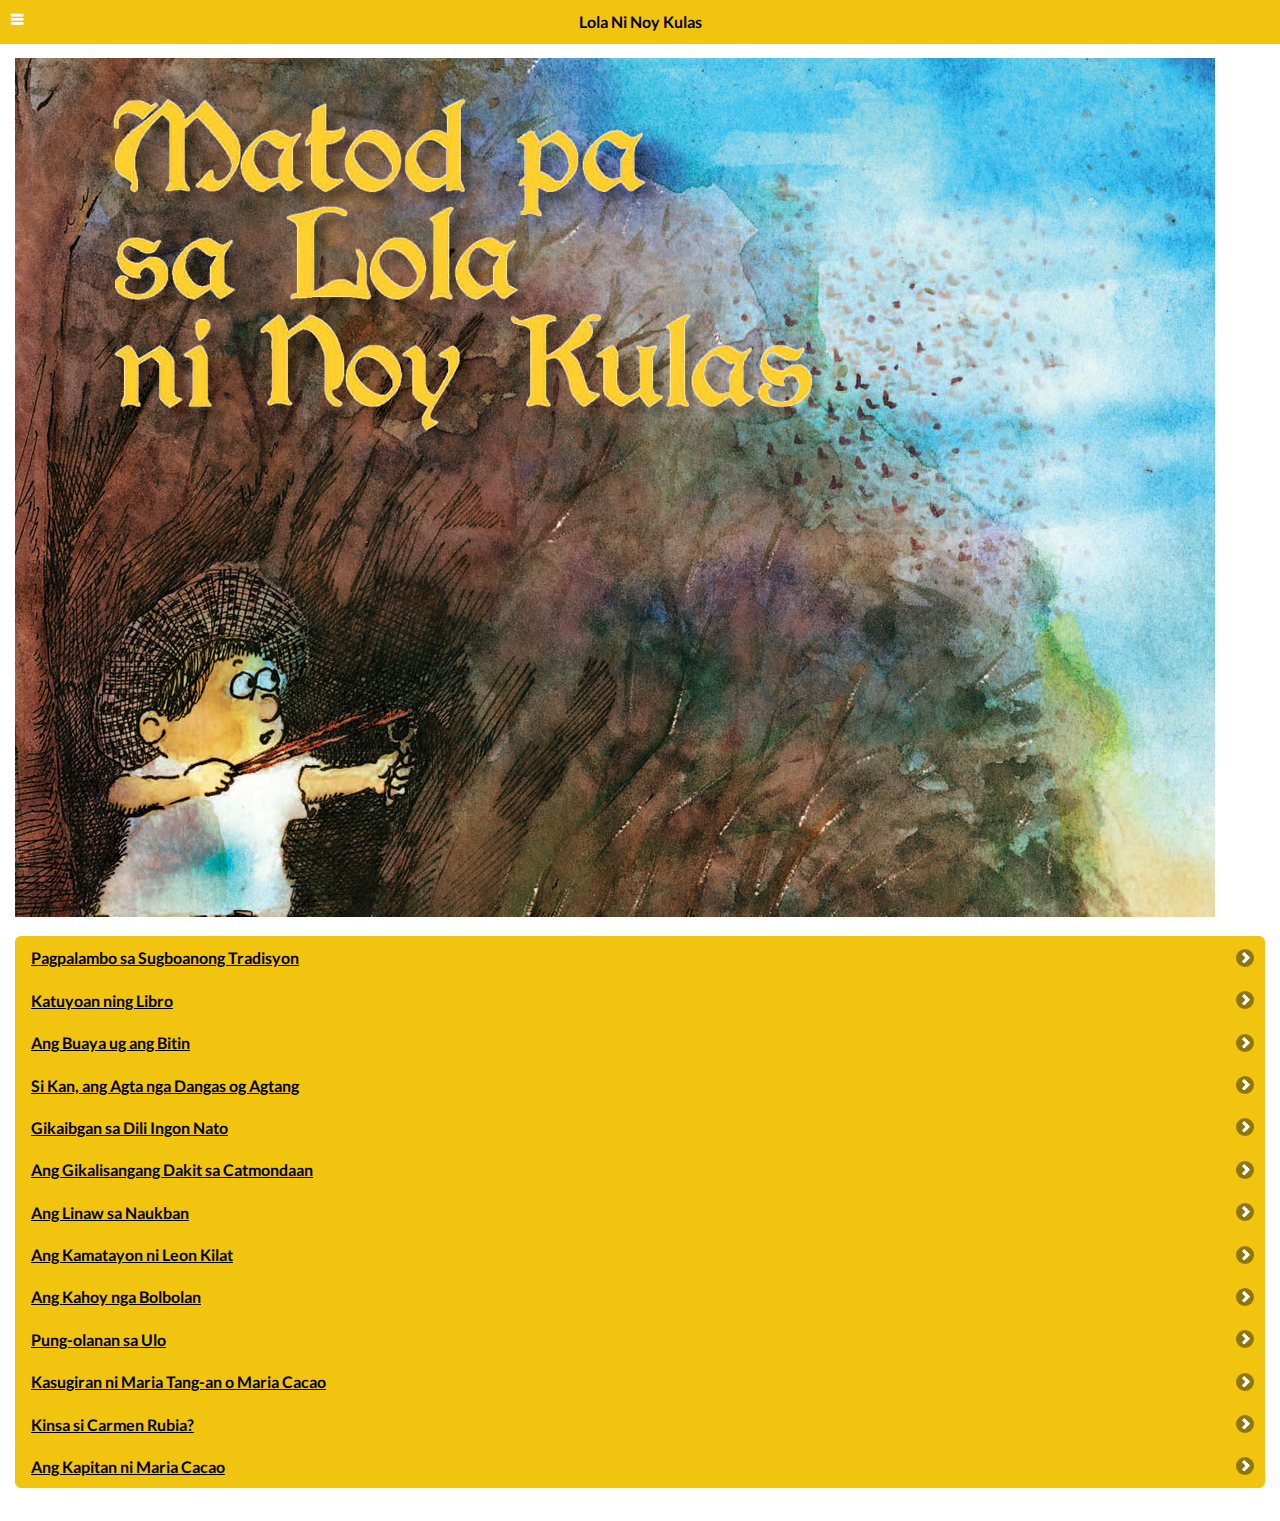
<file: www/index.html>
<!DOCTYPE html>
<!--
    Licensed to the Apache Software Foundation (ASF) under one
    or more contributor license agreements.  See the NOTICE file
    distributed with this work for additional information
    regarding copyright ownership.  The ASF licenses this file
    to you under the Apache License, Version 2.0 (the
    "License"); you may not use this file except in compliance
    with the License.  You may obtain a copy of the License at

    http://www.apache.org/licenses/LICENSE-2.0

    Unless required by applicable law or agreed to in writing,
    software distributed under the License is distributed on an
    "AS IS" BASIS, WITHOUT WARRANTIES OR CONDITIONS OF ANY
     KIND, either express or implied.  See the License for the
    specific language governing permissions and limitations
    under the License.
-->
<html>
    <head>
        <meta charset="utf-8" />
        <meta name="format-detection" content="telephone=no" />
        <meta name="viewport" content="width=device-width, user-scalable=no" />
        <link rel="stylesheet" type="text/css" href="css/index.css" />
        <link rel="stylesheet" type="text/css" href="css/jquery.mobile.flatui.css" />
        <link rel="stylesheet" type="text/css" href="css/custom.css" />
        <script type="text/javascript" src="js/index.js"></script>
        <script type="text/javascript" src="js/jquery.min.js"></script>
        <script type="text/javascript" src="js/jquery.mobile-1.3.2.min.js"></script>
        <script type="text/javascript" src="js/fastclick.js"></script>
        <script type="application/javascript">
	   window.addEventListener('load', function () {
		FastClick.attach(document.body);
	   }, false);
        </script>
        <title>Matod Pa Sa Lola Ni Noy Kulas</title>
    </head>
    <body>
        
    <div data-role="page">

    <div data-role="panel" id="panel" data-position-fixed="true" data-position="left" data-theme="f" data-display="push">
        <h2 class="panel">Menu</h2>
        <ul data-role="listview" data-theme="f">
            <li data-icon="delete"><a href="#main" data-rel="close">Close menu</a></li>
            <li><a href="isberto.html">Pagpalambo sa Sugboanong Tradisyon</a></li>
            <li><a href="so.html">Katuyoan ning Libro</a></li>
            <li><a href="bitin.html">Ang Buaya ug ang Bitin</a></li>
            <li><a href="agta.html">Si Kan, ang Agta nga Dangas og Agtang</a></li>
            <li><a href="diliingonnato.html">Gikaibgan sa Dili Ingon Nato</a></li>
            <li><a href="dakit.html">Ang Gikalisangang Dakit sa Catmondaan</a></li>
            <li><a href="linaw.html">Ang Linaw sa Naukban</a></li>
            <li><a href="leonkilat.html">Ang Kamatayon ni Leon Kilat</a></li>
            <li><a href="bolbolan.html">Ang Kahoy nga Bolbolan</a></li>
            <li><a href="pungolanan.html">Pung-olanan sa Ulo</a></li>
            <li><a href="mariacacao.html">Kasugiran ni Maria Tang-an o Maria Cacao</a></li>
            <li><a href="carmen.html">Kinsa si Carmen Rubia?</a></li>
            <li><a href="kapitan.html">Ang Kapitan ni Maria Cacao</a></li>
            <li data-icon="delete"><a href="#main" data-rel="close">Close menu</a></li>
        </ul>        
    </div>

    <div data-role="header" data-position="fixed" data-theme="e">
        <a data-iconpos="notext" href="#panel" data-role="button" data-icon="flat-menu"></a>
        <h1>Lola Ni Noy Kulas</h1>
    </div>

    <div data-role="content" role="main">
    <img class="banner" src="img/cover.jpg" alt="Cover" />  
        
        <ul data-role="listview" data-inset="true" data-theme="e">
            <li><a href="isberto.html">Pagpalambo sa Sugboanong Tradisyon</a></li>
            <li><a href="so.html">Katuyoan ning Libro</a></li>
            <li><a href="bitin.html">Ang Buaya ug ang Bitin</a></li>
            <li><a href="agta.html">Si Kan, ang Agta nga Dangas og Agtang</a></li>
            <li><a href="diliingonnato.html">Gikaibgan sa Dili Ingon Nato</a></li>
            <li><a href="dakit.html">Ang Gikalisangang Dakit sa Catmondaan</a></li>
            <li><a href="linaw.html">Ang Linaw sa Naukban</a></li>
            <li><a href="leonkilat.html">Ang Kamatayon ni Leon Kilat</a></li>
            <li><a href="bolbolan.html">Ang Kahoy nga Bolbolan</a></li>
            <li><a href="pungolanan.html">Pung-olanan sa Ulo</a></li>
            <li><a href="mariacacao.html">Kasugiran ni Maria Tang-an o Maria Cacao</a></li>
            <li><a href="carmen.html">Kinsa si Carmen Rubia?</a></li>
            <li><a href="kapitan.html">Ang Kapitan ni Maria Cacao</a></li>
        </ul>
              
    </div>
    </div>    



    </body>
</html>
</file>
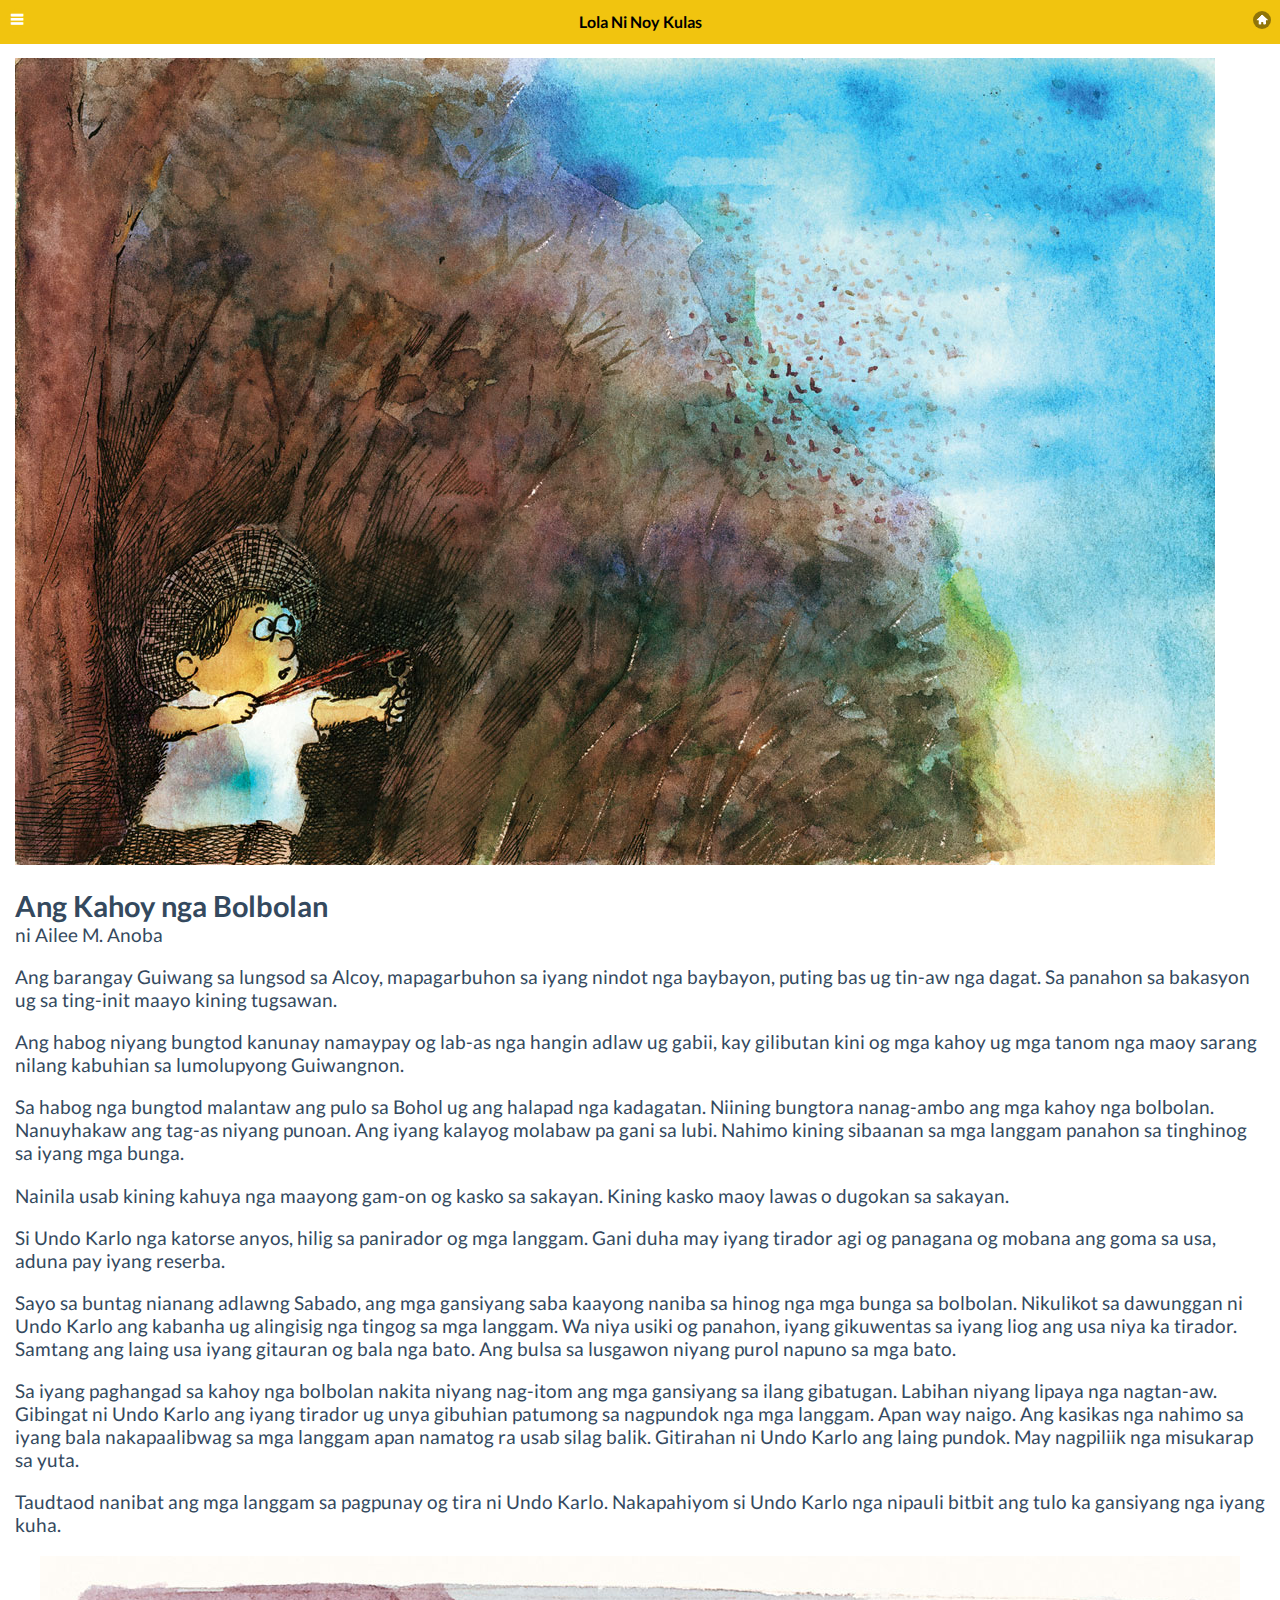
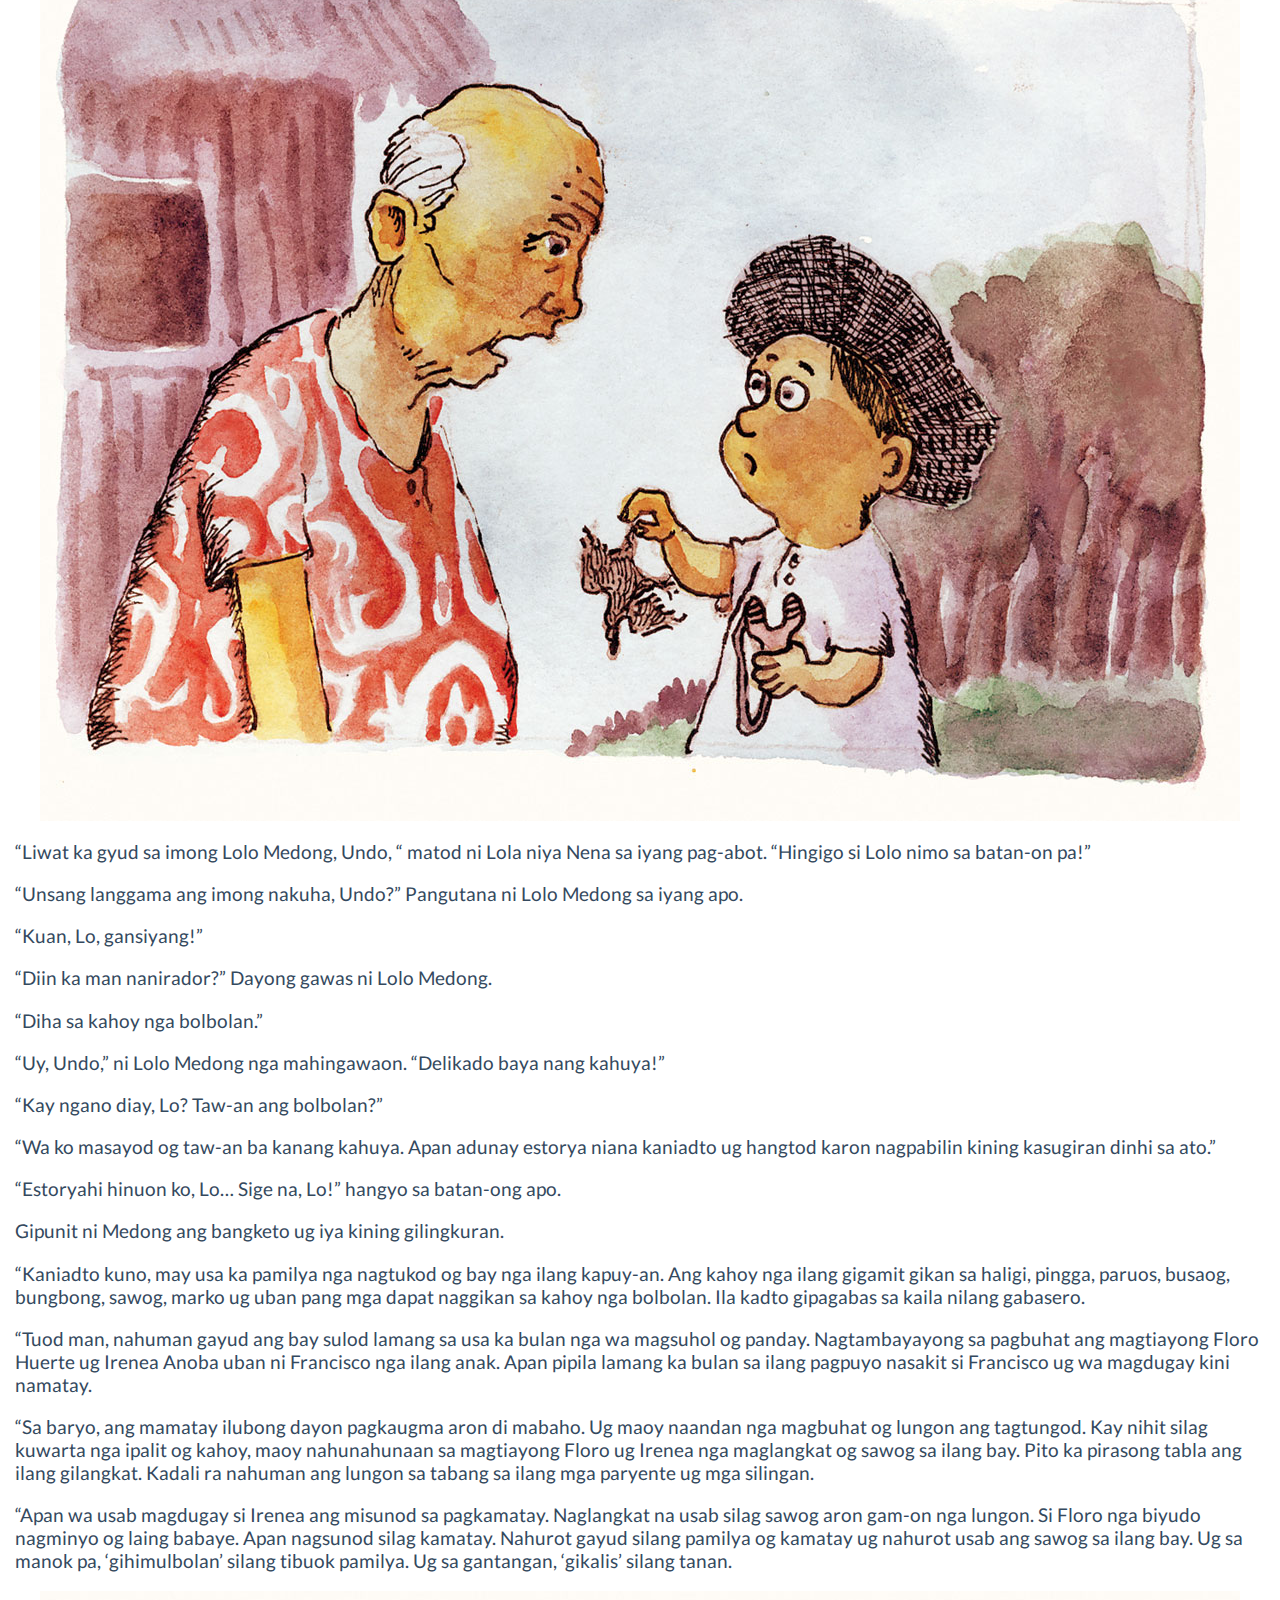
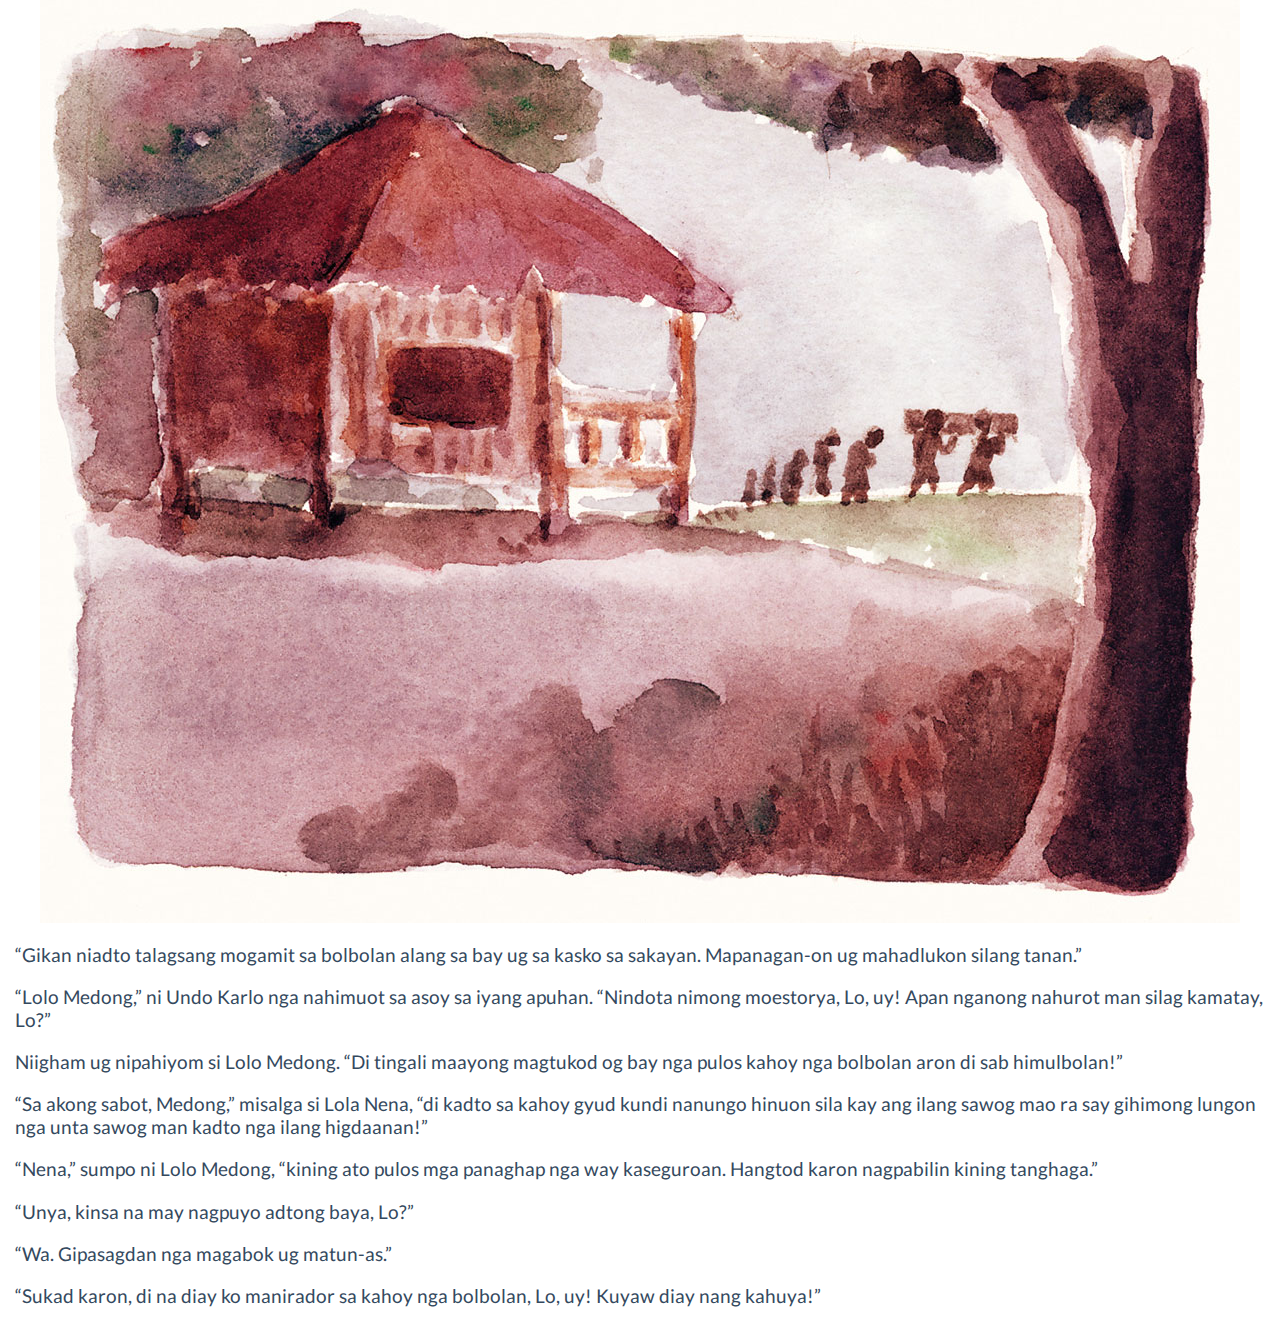
<file: www/bolbolan.html>
<!DOCTYPE html>
<!--
    Licensed to the Apache Software Foundation (ASF) under one
    or more contributor license agreements.  See the NOTICE file
    distributed with this work for additional information
    regarding copyright ownership.  The ASF licenses this file
    to you under the Apache License, Version 2.0 (the
    "License"); you may not use this file except in compliance
    with the License.  You may obtain a copy of the License at

    http://www.apache.org/licenses/LICENSE-2.0

    Unless required by applicable law or agreed to in writing,
    software distributed under the License is distributed on an
    "AS IS" BASIS, WITHOUT WARRANTIES OR CONDITIONS OF ANY
     KIND, either express or implied.  See the License for the
    specific language governing permissions and limitations
    under the License.
-->
<html>
    <head>
        <meta charset="utf-8" />
        <meta name="format-detection" content="telephone=no" />
        <meta name="viewport" content="width=device-width, user-scalable=no" />
        <link rel="stylesheet" type="text/css" href="css/index.css" />
        <link rel="stylesheet" type="text/css" href="css/jquery.mobile.flatui.css" />
        <link rel="stylesheet" type="text/css" href="css/custom.css" />
        <script type="text/javascript" src="js/index.js"></script>
        <script type="text/javascript" src="js/jquery.min.js"></script>
        <script type="text/javascript" src="js/jquery.mobile-1.3.2.min.js"></script>
        <script type="text/javascript" src="js/fastclick.js"></script>
        <script type="application/javascript">
	   window.addEventListener('load', function () {
		FastClick.attach(document.body);
	   }, false);
        </script>
        <title>Matod Pa Sa Lola Ni Noy Kulas</title>
    </head>
    <body>
        
    <div data-role="page">

    <div data-role="panel" id="panel" data-position-fixed="true" data-position="left" data-theme="f" data-display="push">
        <h2 class="panel">Menu</h2>
        <ul data-role="listview" data-theme="f">
            <li data-icon="delete"><a href="#main" data-rel="close">Close menu</a></li>
            <li><a href="isberto.html">Pagpalambo sa Sugboanong Tradisyon</a></li>
            <li><a href="so.html">Katuyoan ning Libro</a></li>
            <li><a href="bitin.html">Ang Buaya ug ang Bitin</a></li>
            <li><a href="agta.html">Si Kan, ang Agta nga Dangas og Agtang</a></li>
            <li><a href="diliingonnato.html">Gikaibgan sa Dili Ingon Nato</a></li>
            <li><a href="dakit.html">Ang Gikalisangang Dakit sa Catmondaan</a></li>
            <li><a href="linaw.html">Ang Linaw sa Naukban</a></li>
            <li><a href="leonkilat.html">Ang Kamatayon ni Leon Kilat</a></li>
            <li><a href="bolbolan.html">Ang Kahoy nga Bolbolan</a></li>
            <li><a href="pungolanan.html">Pung-olanan sa Ulo</a></li>
            <li><a href="mariacacao.html">Kasugiran ni Maria Tang-an o Maria Cacao</a></li>
            <li><a href="carmen.html">Kinsa si Carmen Rubia?</a></li>
            <li><a href="kapitan.html">Ang Kapitan ni Maria Cacao</a></li>
            <li data-icon="delete"><a href="#main" data-rel="close">Close menu</a></li>
        </ul>        
    </div>

    <div data-role="header" data-position="fixed" data-theme="e">
        <a data-iconpos="notext" href="#panel" data-role="button" data-icon="flat-menu"></a>
        <h1>Lola Ni Noy Kulas</h1>
        <a data-iconpos="notext" href="index.html" data-role="button" data-icon="home" title="Home">Home</a>
    </div>

    <div data-role="content" role="main">
        <img class="banner" src="img/7-bolbol-a.jpg" /> 
      <h2 class="title" >Ang Kahoy nga Bolbolan</h2>
        <p class="author" >ni Ailee M. Anoba</p>
        
            <p>Ang barangay Guiwang sa lungsod sa Alcoy, mapagarbuhon sa iyang nindot nga baybayon, puting bas ug tin-aw nga dagat. Sa panahon sa bakasyon ug sa ting-init maayo kining tugsawan.</p>
            <p>Ang habog niyang bungtod kanunay namaypay og lab-as nga hangin adlaw ug gabii, kay gilibutan kini og mga kahoy ug mga tanom nga maoy sarang nilang kabuhian sa lumolupyong Guiwangnon.</p>
            <p>Sa habog nga bungtod malantaw ang pulo sa Bohol ug ang halapad nga kadagatan. Niining bungtora nanag-ambo ang mga kahoy nga bolbolan. Nanuyhakaw ang tag-as niyang punoan. Ang iyang kalayog molabaw pa gani sa lubi. Nahimo kining sibaanan sa mga langgam panahon sa tinghinog sa iyang mga bunga.</p>
            <p>Nainila usab kining kahuya nga maayong gam-on og kasko sa sakayan. Kining kasko maoy lawas o dugokan sa sakayan.</p>
            <p>Si Undo Karlo nga katorse anyos, hilig sa panirador og mga langgam. Gani duha may iyang tirador agi og panagana og mobana ang goma sa usa, aduna pay iyang reserba.</p>
            <p>Sayo sa buntag nianang adlawng Sabado, ang mga gansiyang saba kaayong naniba sa hinog nga mga bunga sa bolbolan. Nikulikot sa dawunggan ni Undo Karlo ang kabanha ug alingisig nga tingog sa mga langgam. Wa niya usiki og panahon, iyang gikuwentas sa iyang liog ang usa niya ka tirador. Samtang ang laing usa iyang gitauran og bala nga bato. Ang bulsa sa lusgawon niyang purol napuno sa mga bato.</p>
            <p>Sa iyang paghangad sa kahoy nga bolbolan nakita niyang nag-itom ang mga gansiyang sa ilang gibatugan. Labihan niyang lipaya nga nagtan-aw. Gibingat ni Undo Karlo ang iyang tirador ug unya gibuhian patumong sa nagpundok nga mga langgam. Apan way naigo. Ang kasikas nga nahimo sa iyang bala nakapaalibwag sa mga langgam apan namatog ra usab silag balik. Gitirahan ni Undo Karlo ang laing pundok. May nagpiliik nga misukarap sa yuta.</p>
            <p>Taudtaod nanibat ang mga langgam sa pagpunay og tira ni Undo Karlo. Nakapahiyom si Undo Karlo nga nipauli bitbit ang tulo ka gansiyang nga iyang kuha.</p>
            <img src="img/7-bolbol-b.jpg" />
            <p>“Liwat ka gyud sa imong Lolo Medong, Undo, “ matod ni Lola niya Nena sa iyang pag-abot. “Hingigo si Lolo nimo sa batan-on pa!”</p>
            <p>“Unsang langgama ang imong nakuha, Undo?” Pangutana ni Lolo Medong sa iyang apo.</p>
            <p>“Kuan, Lo, gansiyang!”</p>
            <p>“Diin ka man nanirador?” Dayong gawas ni Lolo Medong.</p>
            <p>“Diha sa kahoy nga bolbolan.”</p>
            <p>“Uy, Undo,” ni Lolo Medong nga mahingawaon. “Delikado baya nang kahuya!”</p>
            <p>“Kay ngano diay, Lo? Taw-an ang bolbolan?”</p>
            <p>“Wa ko masayod og taw-an ba kanang kahuya. Apan adunay estorya niana kaniadto ug hangtod karon nagpabilin kining kasugiran dinhi sa ato.”</p>
            <p>“Estoryahi hinuon ko, Lo… Sige na, Lo!” hangyo sa batan-ong apo.</p>
            <p>Gipunit ni Medong ang bangketo ug iya kining gilingkuran.</p>
            <p>“Kaniadto kuno, may usa ka pamilya nga nagtukod og bay nga ilang kapuy-an. Ang kahoy nga ilang gigamit gikan sa haligi, pingga, paruos, busaog, bungbong, sawog, marko ug uban pang mga dapat naggikan sa kahoy nga bolbolan. Ila kadto gipagabas sa kaila nilang gabasero.</p>
            <p>“Tuod man, nahuman gayud ang bay sulod lamang sa usa ka bulan nga wa magsuhol og panday. Nagtambayayong sa pagbuhat ang magtiayong Floro Huerte ug Irenea Anoba uban ni Francisco nga ilang anak. Apan pipila lamang ka bulan sa ilang pagpuyo nasakit si Francisco ug wa magdugay kini namatay.</p>
            <p>“Sa baryo, ang mamatay ilubong dayon pagkaugma aron di mabaho. Ug maoy naandan nga magbuhat og lungon ang tagtungod. Kay nihit silag kuwarta nga ipalit og kahoy, maoy nahunahunaan sa magtiayong Floro ug Irenea nga maglangkat og sawog sa ilang bay. Pito ka pirasong tabla ang ilang gilangkat. Kadali ra nahuman ang lungon sa tabang sa ilang mga paryente ug mga silingan.</p>
            <p>“Apan wa usab magdugay si Irenea ang misunod sa pagkamatay. Naglangkat na usab silag sawog aron gam-on nga lungon. Si Floro nga biyudo nagminyo og laing babaye. Apan nagsunod silag kamatay. Nahurot gayud silang pamilya og kamatay ug nahurot usab ang sawog sa ilang bay. Ug sa manok pa, ‘gihimulbolan’ silang tibuok pamilya. Ug sa gantangan, ‘gikalis’ silang tanan.</p>
            <img src="img/7-bolbol-c.jpg" />
            <p>“Gikan niadto talagsang mogamit sa bolbolan alang sa bay ug sa kasko sa sakayan. Mapanagan-on ug mahadlukon silang tanan.”</p>
            <p>“Lolo Medong,” ni Undo Karlo nga nahimuot sa asoy sa iyang apuhan. “Nindota nimong moestorya, Lo, uy! Apan nganong nahurot man silag kamatay, Lo?”</p>
            <p>Niigham ug nipahiyom si Lolo Medong. “Di tingali maayong magtukod og bay nga pulos kahoy nga bolbolan aron di sab himulbolan!”</p>
            <p>“Sa akong sabot, Medong,” misalga si Lola Nena, “di kadto sa kahoy gyud kundi nanungo hinuon sila kay ang ilang sawog mao ra say gihimong lungon nga unta sawog man kadto nga ilang higdaanan!”</p>
            <p>“Nena,” sumpo ni Lolo Medong, “kining ato pulos mga panaghap nga way kaseguroan. Hangtod karon nagpabilin kining tanghaga.”</p>
            <p>“Unya, kinsa na may nagpuyo adtong baya, Lo?”</p>
            <p>“Wa. Gipasagdan nga magabok ug matun-as.”</p>
            <p>“Sukad karon, di na diay ko manirador sa kahoy nga bolbolan, Lo, uy! Kuyaw diay nang kahuya!”</p>
    
        
        
      
    </div>
    </div>        


    </body>
</html>
</file>
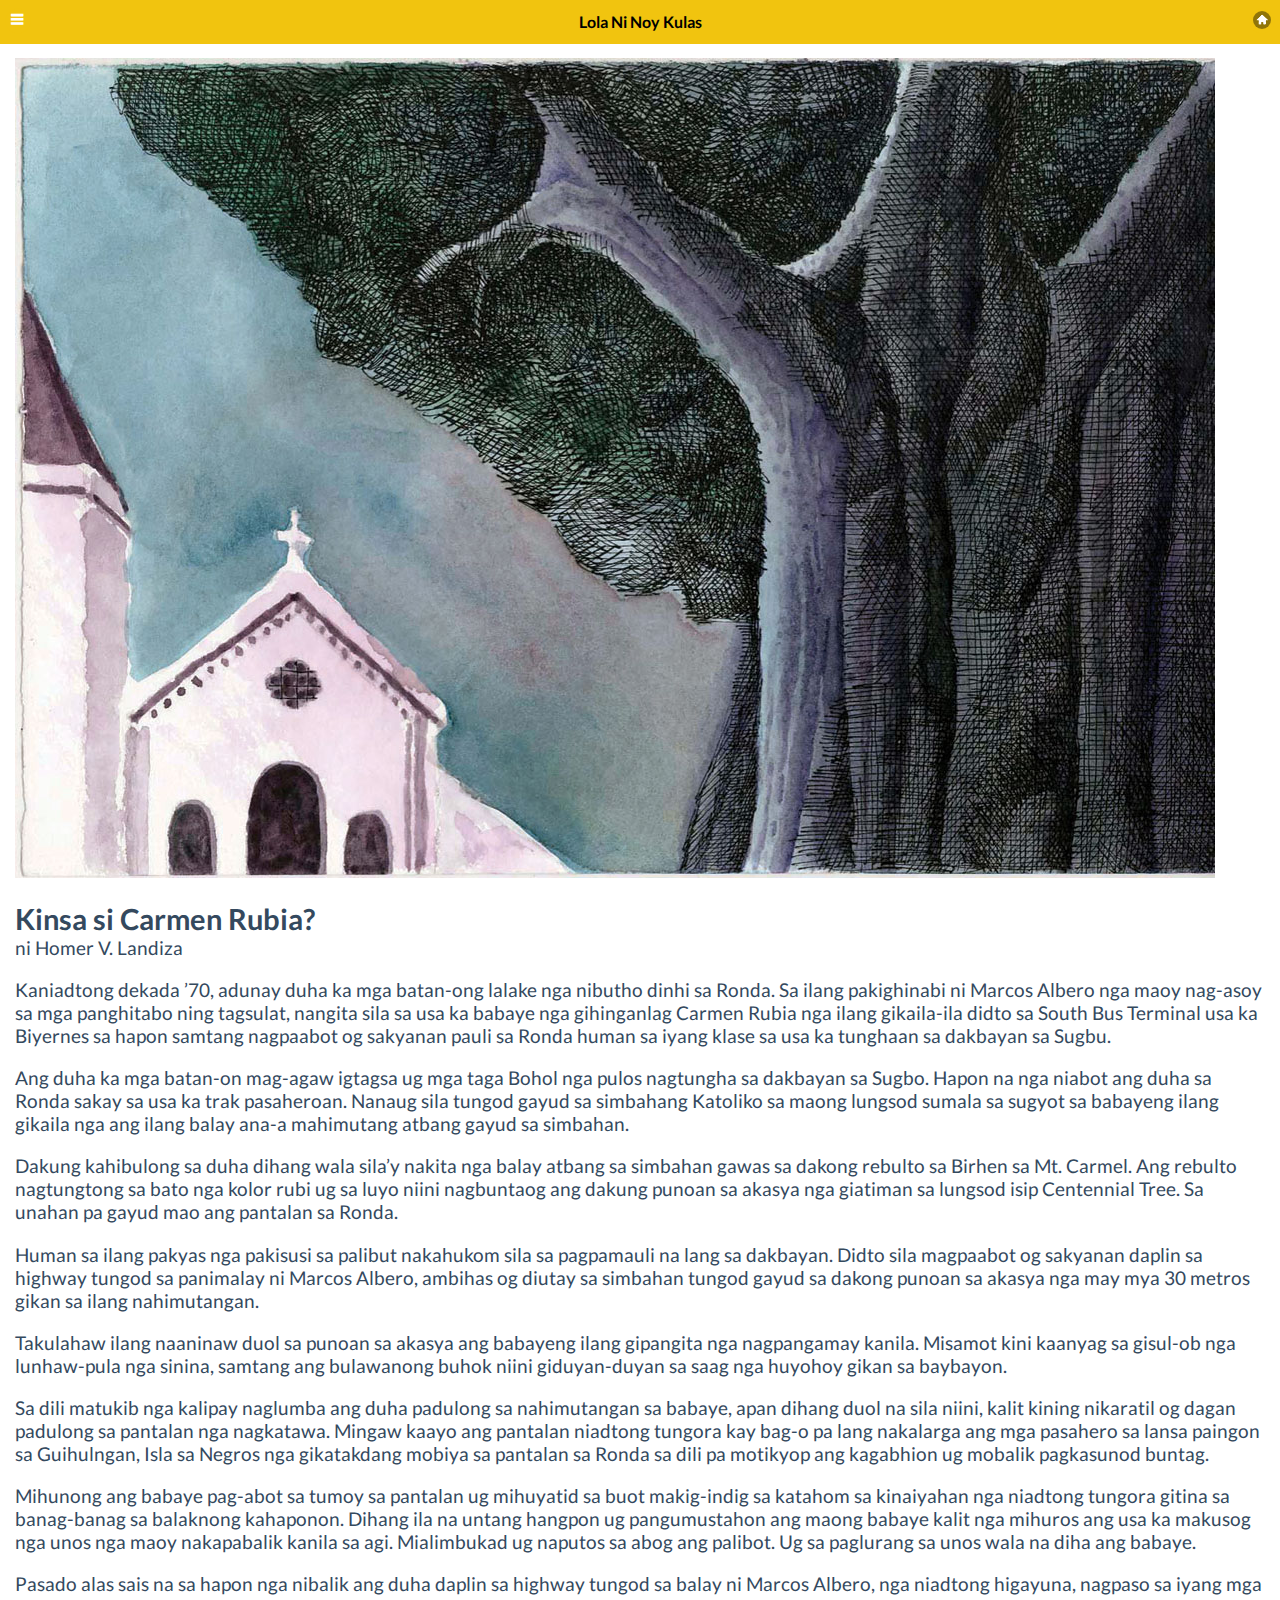
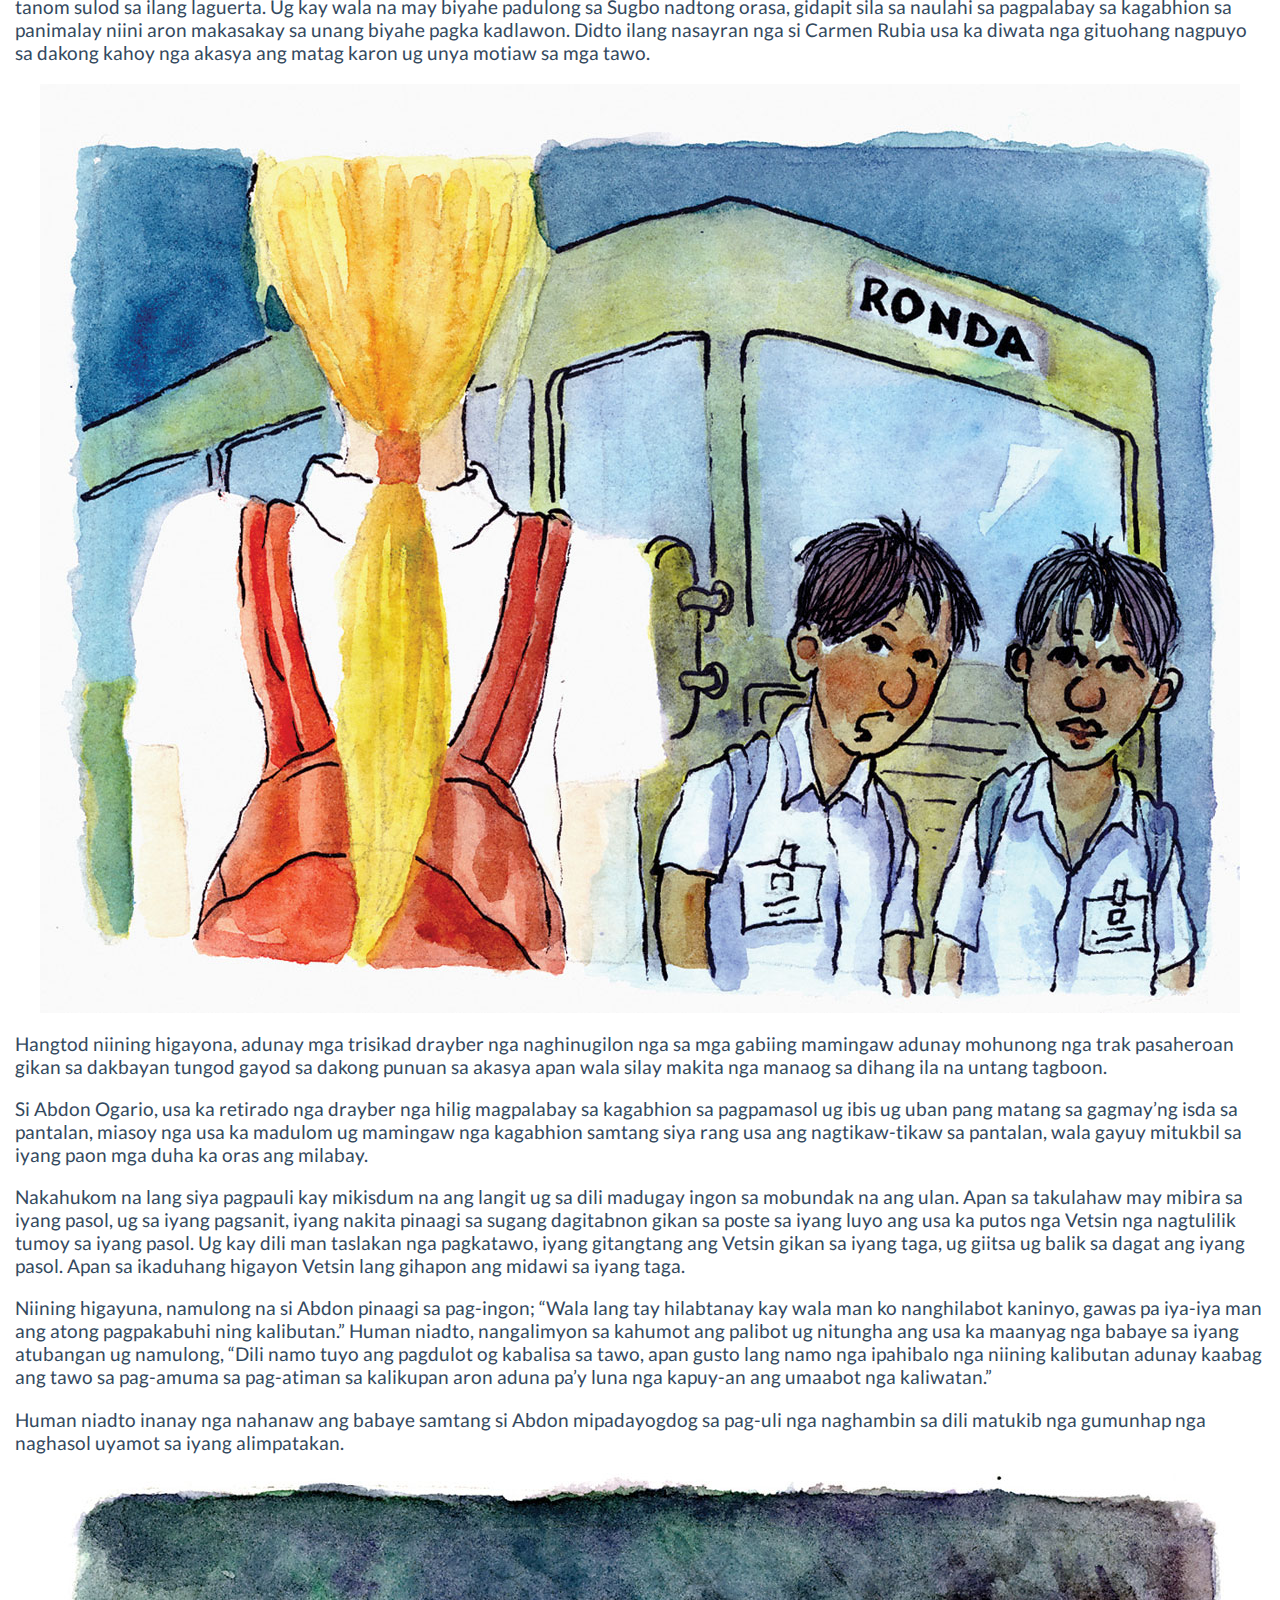
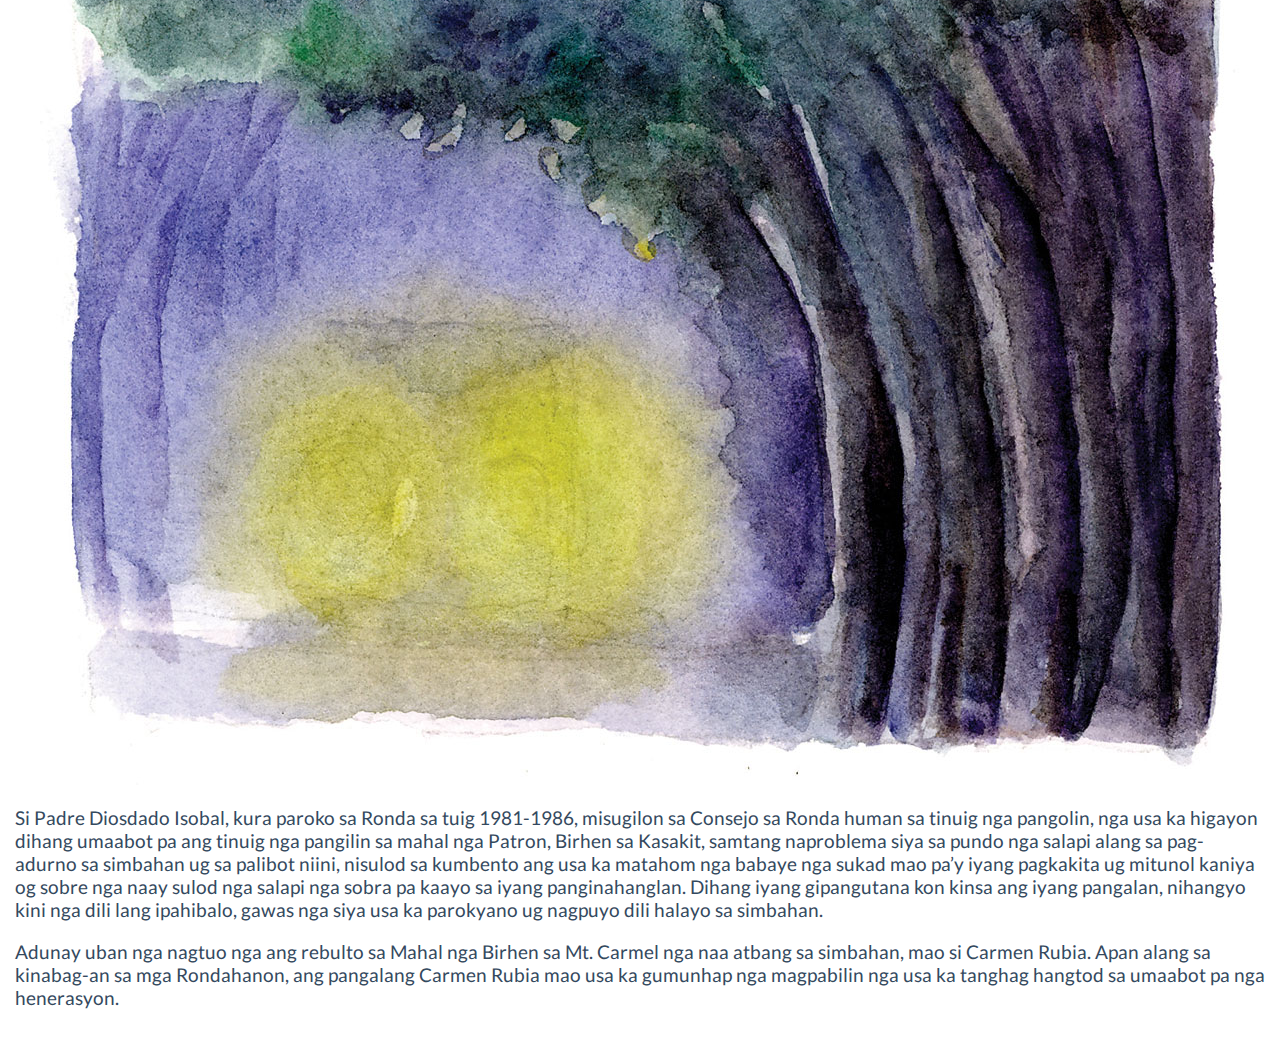
<file: www/carmen.html>
<!DOCTYPE html>
<!--
    Licensed to the Apache Software Foundation (ASF) under one
    or more contributor license agreements.  See the NOTICE file
    distributed with this work for additional information
    regarding copyright ownership.  The ASF licenses this file
    to you under the Apache License, Version 2.0 (the
    "License"); you may not use this file except in compliance
    with the License.  You may obtain a copy of the License at

    http://www.apache.org/licenses/LICENSE-2.0

    Unless required by applicable law or agreed to in writing,
    software distributed under the License is distributed on an
    "AS IS" BASIS, WITHOUT WARRANTIES OR CONDITIONS OF ANY
     KIND, either express or implied.  See the License for the
    specific language governing permissions and limitations
    under the License.
-->
<html>
    <head>
        <meta charset="utf-8" />
        <meta name="format-detection" content="telephone=no" />
        <meta name="viewport" content="width=device-width, user-scalable=no" />
        <link rel="stylesheet" type="text/css" href="css/index.css" />
        <link rel="stylesheet" type="text/css" href="css/jquery.mobile.flatui.css" />
        <link rel="stylesheet" type="text/css" href="css/custom.css" />
        <script type="text/javascript" src="js/index.js"></script>
        <script type="text/javascript" src="js/jquery.min.js"></script>
        <script type="text/javascript" src="js/jquery.mobile-1.3.2.min.js"></script>
        <script type="text/javascript" src="js/fastclick.js"></script>
        <script type="application/javascript">
	   window.addEventListener('load', function () {
		FastClick.attach(document.body);
	   }, false);
        </script>
        <title>Matod Pa Sa Lola Ni Noy Kulas</title>
    </head>
    <body>
        
    <div data-role="page">

    <div data-role="panel" id="panel" data-position-fixed="true" data-position="left" data-theme="f" data-display="push">
        <h2 class="panel">Menu</h2>
        <ul data-role="listview" data-theme="f">
            <li data-icon="delete"><a href="#main" data-rel="close">Close menu</a></li>
            <li><a href="isberto.html">Pagpalambo sa Sugboanong Tradisyon</a></li>
            <li><a href="so.html">Katuyoan ning Libro</a></li>
            <li><a href="bitin.html">Ang Buaya ug ang Bitin</a></li>
            <li><a href="agta.html">Si Kan, ang Agta nga Dangas og Agtang</a></li>
            <li><a href="diliingonnato.html">Gikaibgan sa Dili Ingon Nato</a></li>
            <li><a href="dakit.html">Ang Gikalisangang Dakit sa Catmondaan</a></li>
            <li><a href="linaw.html">Ang Linaw sa Naukban</a></li>
            <li><a href="leonkilat.html">Ang Kamatayon ni Leon Kilat</a></li>
            <li><a href="bolbolan.html">Ang Kahoy nga Bolbolan</a></li>
            <li><a href="pungolanan.html">Pung-olanan sa Ulo</a></li>
            <li><a href="mariacacao.html">Kasugiran ni Maria Tang-an o Maria Cacao</a></li>
            <li><a href="carmen.html">Kinsa si Carmen Rubia?</a></li>
            <li><a href="kapitan.html">Ang Kapitan ni Maria Cacao</a></li>
            <li data-icon="delete"><a href="#main" data-rel="close">Close menu</a></li>
        </ul>        
    </div>

    <div data-role="header" data-position="fixed" data-theme="e">
        <a data-iconpos="notext" href="#panel" data-role="button" data-icon="flat-menu"></a>
        <h1>Lola Ni Noy Kulas</h1>
        <a data-iconpos="notext" href="index.html" data-role="button" data-icon="home" title="Home">Home</a>
    </div>

    <div data-role="content" role="main">
        <img class="banner" src="img/10-carmen-a.jpg" />
      <h2 class="title" >Kinsa si Carmen Rubia?</h2>
        <p class="author" >ni Homer V. Landiza</p>
        
        <p>Kaniadtong dekada ’70, adunay duha ka mga batan-ong lalake nga nibutho dinhi sa Ronda. Sa ilang pakighinabi ni Marcos Albero nga maoy nag-asoy sa mga panghitabo ning tagsulat, nangita sila sa usa ka babaye nga gihinganlag Carmen Rubia nga ilang gikaila-ila didto sa South Bus Terminal usa ka Biyernes sa hapon samtang nagpaabot og sakyanan pauli sa Ronda human sa iyang klase sa usa ka tunghaan sa dakbayan sa Sugbu.</p>
        <p>Ang duha ka mga batan-on mag-agaw igtagsa ug mga taga Bohol nga pulos nagtungha sa dakbayan sa Sugbo. Hapon na nga niabot ang duha sa Ronda sakay sa usa ka trak pasaheroan. Nanaug sila tungod gayud sa simbahang Katoliko sa maong lungsod sumala sa sugyot sa babayeng ilang gikaila nga ang ilang balay ana-a mahimutang atbang gayud sa simbahan.</p>
        <p>Dakung kahibulong sa duha dihang wala sila’y nakita nga balay atbang sa simbahan gawas sa dakong rebulto sa Birhen sa Mt. Carmel. Ang rebulto nagtungtong sa bato nga kolor rubi ug sa luyo niini nagbuntaog ang dakung punoan sa akasya nga giatiman sa lungsod isip Centennial Tree. Sa unahan pa gayud mao ang pantalan sa Ronda.</p>
        <p>Human sa ilang pakyas nga pakisusi sa palibut nakahukom sila sa pagpamauli na lang sa dakbayan. Didto sila magpaabot og sakyanan daplin sa highway tungod sa panimalay ni Marcos Albero, ambihas og diutay sa simbahan tungod gayud sa dakong punoan sa akasya nga may mya 30 metros gikan sa ilang nahimutangan.</p>
        <p>Takulahaw ilang naaninaw duol sa punoan sa akasya ang babayeng ilang gipangita nga nagpangamay kanila. Misamot kini kaanyag sa gisul-ob nga lunhaw-pula nga sinina, samtang ang bulawanong buhok niini giduyan-duyan sa saag nga huyohoy gikan sa baybayon.</p>
        <p>Sa dili matukib nga kalipay naglumba ang duha padulong sa nahimutangan sa babaye, apan dihang duol na sila niini, kalit kining nikaratil og dagan padulong sa pantalan nga nagkatawa. Mingaw kaayo ang pantalan niadtong tungora kay bag-o pa lang nakalarga ang mga pasahero sa lansa paingon sa Guihulngan, Isla sa Negros nga gikatakdang mobiya sa pantalan sa Ronda sa dili pa motikyop ang kagabhion ug mobalik pagkasunod buntag.</p>
        <p>Mihunong ang babaye pag-abot sa tumoy sa pantalan ug mihuyatid sa buot makig-indig sa katahom sa kinaiyahan nga niadtong tungora gitina sa banag-banag sa balaknong kahaponon. Dihang ila na untang hangpon ug pangumustahon ang maong babaye kalit nga mihuros ang usa ka makusog nga unos nga maoy nakapabalik kanila sa agi. Mialimbukad ug naputos sa abog ang palibot. Ug sa paglurang sa unos wala na diha ang babaye.</p>
        <p>Pasado alas sais na sa hapon nga nibalik ang duha daplin sa highway tungod sa balay ni Marcos Albero, nga niadtong higayuna, nagpaso sa iyang mga tanom sulod sa ilang laguerta. Ug kay wala na may biyahe padulong sa Sugbo nadtong orasa, gidapit sila sa naulahi sa pagpalabay sa kagabhion sa panimalay niini aron makasakay sa unang biyahe pagka kadlawon. Didto ilang nasayran nga si Carmen Rubia usa ka diwata nga gituohang nagpuyo sa dakong kahoy nga akasya ang matag karon ug unya motiaw sa mga tawo.</p>
        <img src="img/10-carmen-b.jpg" />
        <p>Hangtod niining higayona, adunay mga trisikad drayber nga naghinugilon nga sa mga gabiing mamingaw adunay mohunong nga trak pasaheroan gikan sa dakbayan tungod gayod sa dakong punuan sa akasya apan wala silay makita nga manaog sa dihang ila na untang tagboon.</p>
        <p>Si Abdon Ogario, usa ka retirado nga drayber nga hilig magpalabay sa kagabhion sa pagpamasol ug ibis ug uban pang matang sa gagmay’ng isda sa pantalan, miasoy nga usa ka madulom ug mamingaw nga kagabhion samtang siya rang usa ang nagtikaw-tikaw sa pantalan, wala gayuy mitukbil sa iyang paon mga duha ka oras ang milabay.</p>
        <p>Nakahukom na lang siya pagpauli kay mikisdum na ang langit ug sa dili madugay ingon sa mobundak na ang ulan. Apan sa takulahaw may mibira sa iyang pasol, ug sa iyang pagsanit, iyang nakita pinaagi sa sugang dagitabnon gikan sa poste sa iyang luyo ang usa ka putos nga Vetsin nga nagtulilik tumoy sa iyang pasol. Ug kay dili man taslakan nga pagkatawo, iyang gitangtang ang Vetsin gikan sa iyang taga, ug giitsa ug balik sa dagat ang iyang pasol. Apan sa ikaduhang higayon Vetsin lang gihapon ang midawi sa iyang taga.</p>
        <p>Niining higayuna, namulong na si Abdon pinaagi sa pag-ingon; “Wala lang tay hilabtanay kay wala man ko nanghilabot kaninyo, gawas pa iya-iya man ang atong pagpakabuhi ning kalibutan.” Human niadto, nangalimyon sa kahumot ang palibot ug nitungha ang usa ka maanyag nga babaye sa iyang atubangan ug namulong, “Dili namo tuyo ang pagdulot og kabalisa sa tawo, apan gusto lang namo nga ipahibalo nga niining kalibutan adunay kaabag ang tawo sa pag-amuma sa pag-atiman sa kalikupan aron aduna pa’y luna nga kapuy-an ang umaabot nga kaliwatan.”</p>
        <p>Human niadto inanay nga nahanaw ang babaye samtang si Abdon mipadayogdog sa pag-uli nga naghambin sa dili matukib nga gumunhap nga naghasol uyamot sa iyang alimpatakan.</p>
        <img src="img/10-carmen-c.jpg" />
        <p>Si Padre Diosdado Isobal, kura paroko sa Ronda sa tuig 1981-1986, misugilon sa Consejo sa Ronda human sa tinuig nga pangolin, nga usa ka higayon dihang umaabot pa ang tinuig nga pangilin sa mahal nga Patron, Birhen sa Kasakit, samtang naproblema siya sa pundo nga salapi alang sa pag-adurno sa simbahan ug sa palibot niini, nisulod sa kumbento ang usa ka matahom nga babaye nga sukad mao pa’y iyang pagkakita ug mitunol kaniya og sobre nga naay sulod nga salapi nga sobra pa kaayo sa iyang panginahanglan. Dihang iyang gipangutana kon kinsa ang iyang pangalan, nihangyo kini nga dili lang ipahibalo, gawas nga siya usa ka parokyano ug nagpuyo dili halayo sa simbahan.</p>
        <p>Adunay uban nga nagtuo nga ang rebulto sa Mahal nga Birhen sa Mt. Carmel nga naa atbang sa simbahan, mao si Carmen Rubia. Apan alang sa kinabag-an sa mga Rondahanon, ang pangalang Carmen Rubia mao usa ka gumunhap nga magpabilin nga usa ka tanghag hangtod sa umaabot pa nga henerasyon. </p>

        
                 
      
    </div>
    </div>        


    </body>
</html>
</file>
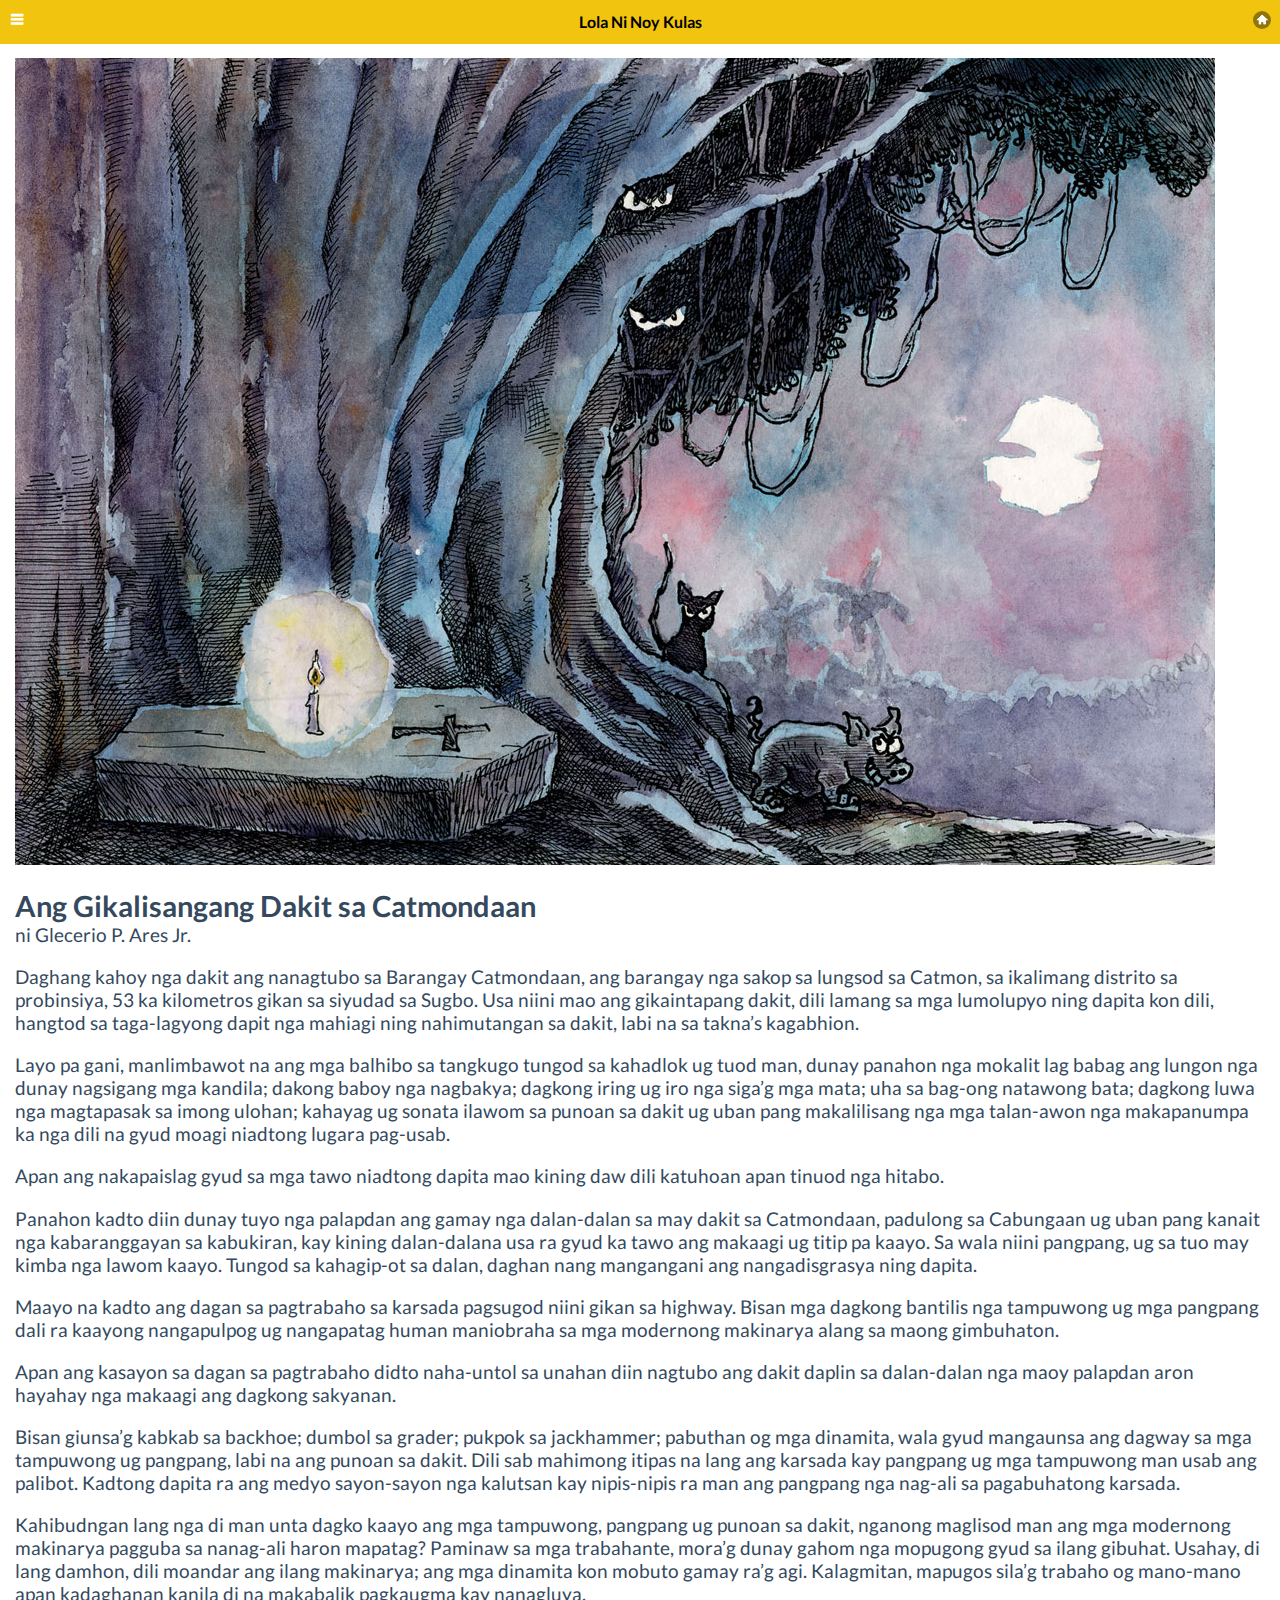
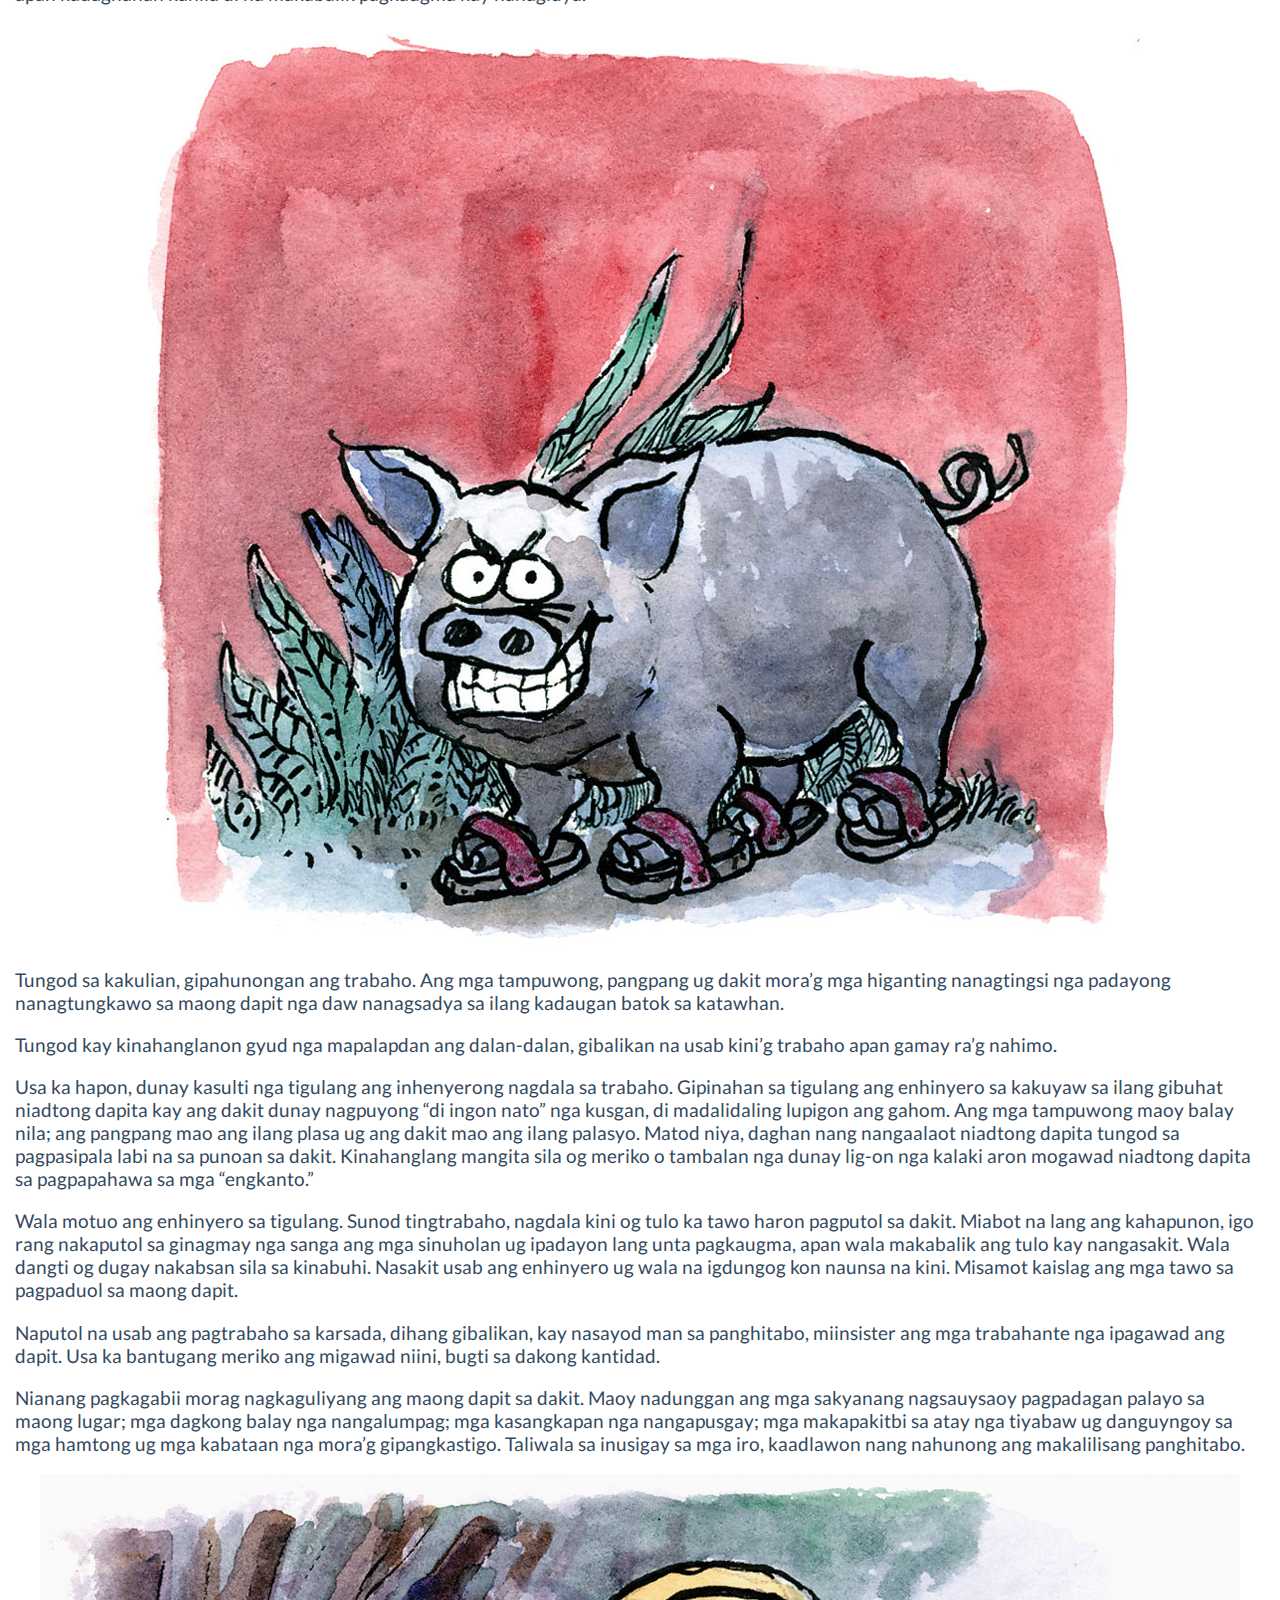
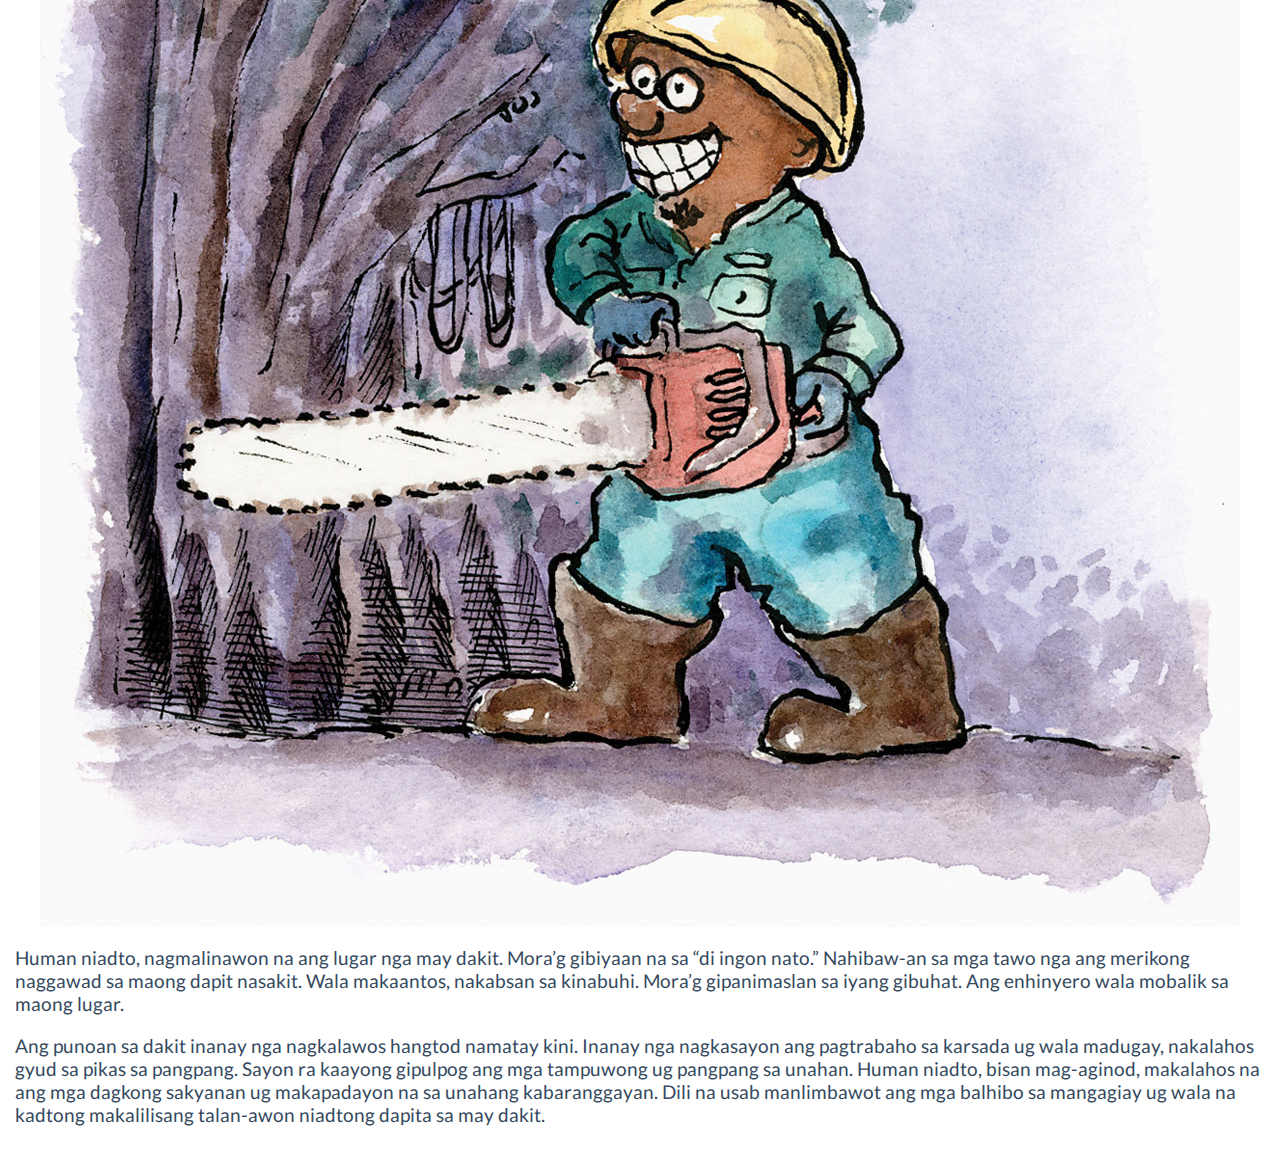
<file: www/dakit.html>
<!DOCTYPE html>
<!--
    Licensed to the Apache Software Foundation (ASF) under one
    or more contributor license agreements.  See the NOTICE file
    distributed with this work for additional information
    regarding copyright ownership.  The ASF licenses this file
    to you under the Apache License, Version 2.0 (the
    "License"); you may not use this file except in compliance
    with the License.  You may obtain a copy of the License at

    http://www.apache.org/licenses/LICENSE-2.0

    Unless required by applicable law or agreed to in writing,
    software distributed under the License is distributed on an
    "AS IS" BASIS, WITHOUT WARRANTIES OR CONDITIONS OF ANY
     KIND, either express or implied.  See the License for the
    specific language governing permissions and limitations
    under the License.
-->
<html>
    <head>
        <meta charset="utf-8" />
        <meta name="format-detection" content="telephone=no" />
        <meta name="viewport" content="width=device-width, user-scalable=no" />
        <link rel="stylesheet" type="text/css" href="css/index.css" />
        <link rel="stylesheet" type="text/css" href="css/jquery.mobile.flatui.css" />
        <link rel="stylesheet" type="text/css" href="css/custom.css" />
        <script type="text/javascript" src="js/index.js"></script>
        <script type="text/javascript" src="js/jquery.min.js"></script>
        <script type="text/javascript" src="js/jquery.mobile-1.3.2.min.js"></script>
        <script type="text/javascript" src="js/fastclick.js"></script>
        <script type="application/javascript">
	   window.addEventListener('load', function () {
		FastClick.attach(document.body);
	   }, false);
        </script>
        <title>Matod Pa Sa Lola Ni Noy Kulas</title>
    </head>
    <body>
        
    <div data-role="page">

    <div data-role="panel" id="panel" data-position-fixed="true" data-position="left" data-theme="f" data-display="push">
        <h2 class="panel">Menu</h2>
        <ul data-role="listview" data-theme="f">
            <li data-icon="delete"><a href="#main" data-rel="close">Close menu</a></li>
            <li><a href="isberto.html">Pagpalambo sa Sugboanong Tradisyon</a></li>
            <li><a href="so.html">Katuyoan ning Libro</a></li>
            <li><a href="bitin.html">Ang Buaya ug ang Bitin</a></li>
            <li><a href="agta.html">Si Kan, ang Agta nga Dangas og Agtang</a></li>
            <li><a href="diliingonnato.html">Gikaibgan sa Dili Ingon Nato</a></li>
            <li><a href="dakit.html">Ang Gikalisangang Dakit sa Catmondaan</a></li>
            <li><a href="linaw.html">Ang Linaw sa Naukban</a></li>
            <li><a href="leonkilat.html">Ang Kamatayon ni Leon Kilat</a></li>
            <li><a href="bolbolan.html">Ang Kahoy nga Bolbolan</a></li>
            <li><a href="pungolanan.html">Pung-olanan sa Ulo</a></li>
            <li><a href="mariacacao.html">Kasugiran ni Maria Tang-an o Maria Cacao</a></li>
            <li><a href="carmen.html">Kinsa si Carmen Rubia?</a></li>
            <li><a href="kapitan.html">Ang Kapitan ni Maria Cacao</a></li>
            <li data-icon="delete"><a href="#main" data-rel="close">Close menu</a></li>
        </ul>        
    </div>

    <div data-role="header" data-position="fixed" data-theme="e">
        <a data-iconpos="notext" href="#panel" data-role="button" data-icon="flat-menu"></a>
        <h1>Lola Ni Noy Kulas</h1>
        <a data-iconpos="notext" href="index.html" data-role="button" data-icon="home" title="Home">Home</a>
    </div>

    <div data-role="content" role="main">
        <img class="banner" src="img/4-dakit-a.jpg" />
      <h2 class="title" >Ang Gikalisangang Dakit sa Catmondaan</h2>
        <p class="author" >ni Glecerio P. Ares Jr.</p>

        <p>Daghang kahoy nga dakit ang nanagtubo sa Barangay Catmondaan, ang barangay nga sakop sa lungsod sa Catmon, sa ikalimang distrito sa probinsiya, 53 ka kilometros gikan sa siyudad sa Sugbo. Usa niini mao ang gikaintapang dakit, dili lamang sa mga lumolupyo ning dapita kon dili, hangtod sa taga-lagyong dapit nga mahiagi ning nahimutangan sa dakit, labi na sa takna’s kagabhion.</p>
        <p>Layo pa gani, manlimbawot na ang mga balhibo sa tangkugo tungod sa kahadlok ug tuod man, dunay panahon nga mokalit lag babag ang lungon nga dunay nagsigang mga kandila; dakong baboy nga nagbakya; dagkong iring ug iro nga siga’g mga mata; uha sa bag-ong natawong bata; dagkong luwa nga magtapasak sa imong ulohan; kahayag ug sonata ilawom sa punoan sa dakit ug uban pang makalilisang nga mga talan-awon nga makapanumpa ka nga dili na gyud moagi niadtong lugara pag-usab.</p>
        <p>Apan ang nakapaislag gyud sa mga tawo niadtong dapita mao kining daw dili katuhoan apan tinuod nga hitabo.</p>
        <p>Panahon kadto diin dunay tuyo nga palapdan ang gamay nga dalan-dalan sa may dakit sa Catmondaan, padulong sa Cabungaan ug uban pang kanait nga kabaranggayan sa kabukiran, kay kining dalan-dalana usa ra gyud ka tawo ang makaagi ug titip pa kaayo. Sa wala niini pangpang, ug sa tuo may kimba nga lawom kaayo. Tungod sa kahagip-ot sa dalan, daghan nang mangangani ang nangadisgrasya ning dapita.</p>
        <p>Maayo na kadto ang dagan sa pagtrabaho sa karsada pagsugod niini gikan sa highway. Bisan mga dagkong bantilis nga tampuwong ug mga pangpang dali ra kaayong nangapulpog ug nangapatag human maniobraha sa mga modernong makinarya alang sa maong gimbuhaton.</p>
        <p>Apan ang kasayon sa dagan sa pagtrabaho didto naha-untol sa unahan diin nagtubo ang dakit daplin sa dalan-dalan nga maoy palapdan aron hayahay nga makaagi ang dagkong sakyanan.</p>
        <p>Bisan giunsa’g kabkab sa backhoe; dumbol sa grader; pukpok sa jackhammer; pabuthan og mga dinamita, wala gyud mangaunsa ang dagway sa mga tampuwong ug pangpang, labi na ang punoan sa dakit. Dili sab mahimong itipas na lang ang karsada kay pangpang ug mga tampuwong man usab ang palibot. Kadtong dapita ra ang medyo sayon-sayon nga kalutsan kay nipis-nipis ra man ang pangpang nga nag-ali sa pagabuhatong karsada.</p>
        <p>Kahibudngan lang nga di man unta dagko kaayo ang mga tampuwong, pangpang ug punoan sa dakit, nganong maglisod man ang mga modernong makinarya pagguba sa nanag-ali haron mapatag? Paminaw sa mga trabahante, mora’g dunay gahom nga mopugong gyud sa ilang gibuhat. Usahay, di lang damhon, dili moandar ang ilang makinarya; ang mga dinamita kon mobuto gamay ra’g agi. Kalagmitan, mapugos sila’g trabaho og mano-mano apan kadaghanan kanila di na makabalik pagkaugma kay nanagluya.</p>
        <img src="img/4-dakit-b.jpg" />
        <p>Tungod sa kakulian, gipahunongan ang trabaho. Ang mga tampuwong, pangpang ug dakit mora’g mga higanting nanagtingsi nga padayong nanagtungkawo sa maong dapit nga daw nanagsadya sa ilang kadaugan batok sa katawhan.</p>
        <p>Tungod kay kinahanglanon gyud nga mapalapdan ang dalan-dalan, gibalikan na usab kini’g trabaho apan gamay ra’g nahimo.</p>
        <p>Usa ka hapon, dunay kasulti nga tigulang ang inhenyerong nagdala sa trabaho. Gipinahan sa tigulang ang enhinyero sa kakuyaw sa ilang gibuhat niadtong dapita kay ang dakit dunay nagpuyong “di ingon nato” nga kusgan, di madalidaling lupigon ang gahom. Ang mga tampuwong maoy balay nila; ang pangpang mao ang ilang plasa ug ang dakit mao ang ilang palasyo. Matod niya, daghan nang nangaalaot niadtong dapita tungod sa pagpasipala labi na sa punoan sa dakit. Kinahanglang mangita sila og meriko o tambalan nga dunay lig-on nga kalaki aron mogawad niadtong dapita sa pagpapahawa sa mga “engkanto.”</p>
        <p>Wala motuo ang enhinyero sa tigulang. Sunod tingtrabaho, nagdala kini og tulo ka tawo haron pagputol sa dakit. Miabot na lang ang kahapunon, igo rang nakaputol sa ginagmay nga sanga ang mga sinuholan ug ipadayon lang unta pagkaugma, apan wala makabalik ang tulo kay nangasakit. Wala dangti og dugay nakabsan sila sa kinabuhi. Nasakit usab ang enhinyero ug wala na igdungog kon naunsa na kini. Misamot kaislag ang mga tawo sa pagpaduol sa maong dapit.</p>
        <p>Naputol na usab ang pagtrabaho sa karsada, dihang gibalikan, kay nasayod man sa panghitabo, miinsister ang mga trabahante nga ipagawad ang dapit. Usa ka bantugang meriko ang migawad niini, bugti sa dakong kantidad.</p>
        <p>Nianang pagkagabii morag nagkaguliyang ang maong dapit sa dakit. Maoy nadunggan ang mga sakyanang nagsauysaoy pagpadagan palayo sa maong lugar; mga dagkong balay nga nangalumpag; mga kasangkapan nga nangapusgay; mga makapakitbi sa atay nga tiyabaw ug danguyngoy sa mga hamtong ug mga kabataan nga mora’g gipangkastigo. Taliwala sa inusigay sa mga iro, kaadlawon nang nahunong ang makalilisang panghitabo.</p>
        <img src="img/4-dakit-c.jpg" />
        <p>Human niadto, nagmalinawon na ang lugar nga may dakit. Mora’g gibiyaan na sa “di ingon nato.” Nahibaw-an sa mga tawo nga ang merikong naggawad sa maong dapit nasakit. Wala makaantos, nakabsan sa kinabuhi.  Mora’g gipanimaslan sa iyang gibuhat. Ang enhinyero wala mobalik sa maong lugar.</p>
        <p>Ang punoan sa dakit inanay nga nagkalawos hangtod namatay kini. Inanay nga nagkasayon ang pagtrabaho sa karsada ug wala madugay, nakalahos gyud sa pikas sa pangpang. Sayon ra kaayong gipulpog ang mga tampuwong ug pangpang sa unahan. Human niadto, bisan mag-aginod, makalahos na ang mga dagkong sakyanan ug makapadayon na sa unahang kabaranggayan. Dili na usab manlimbawot ang mga balhibo sa mangagiay ug wala na kadtong makalilisang talan-awon niadtong dapita sa may dakit.</p>
        
      
    </div>
    </div>        


    </body>
</html>
</file>
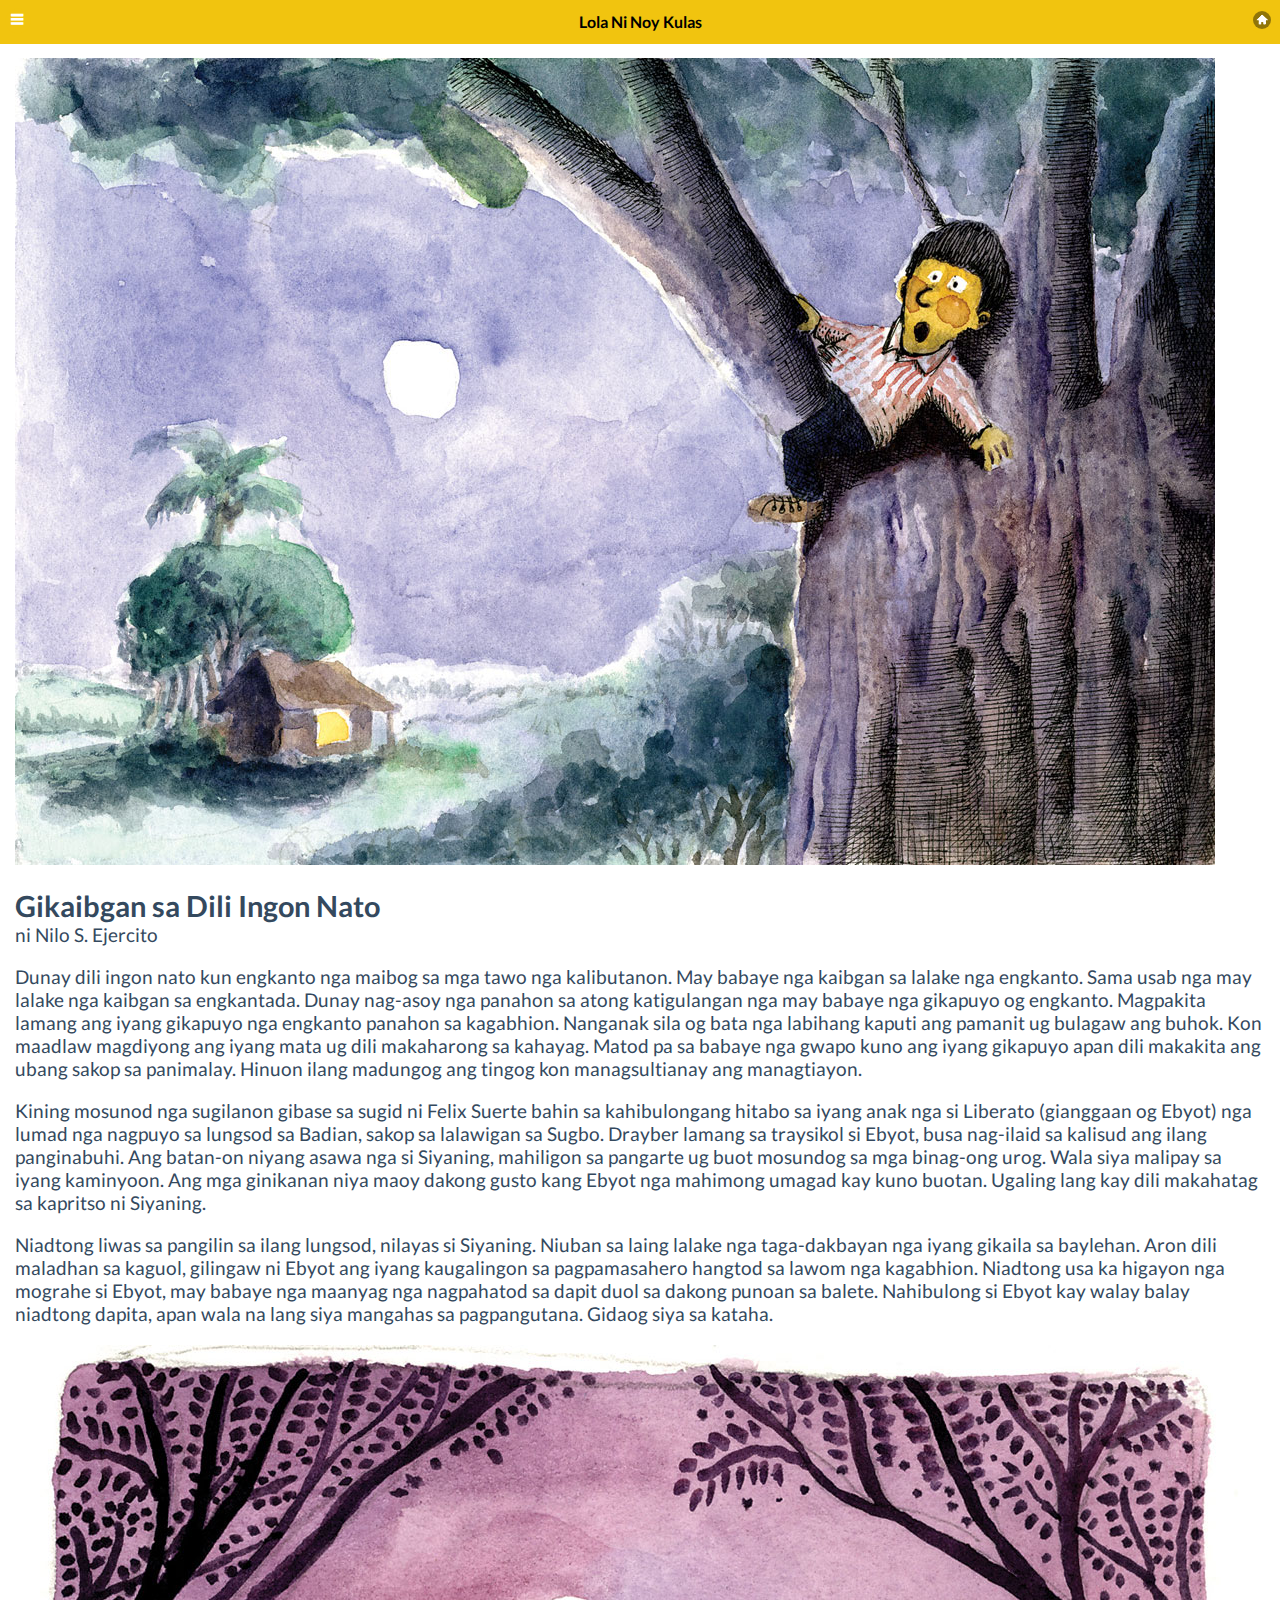
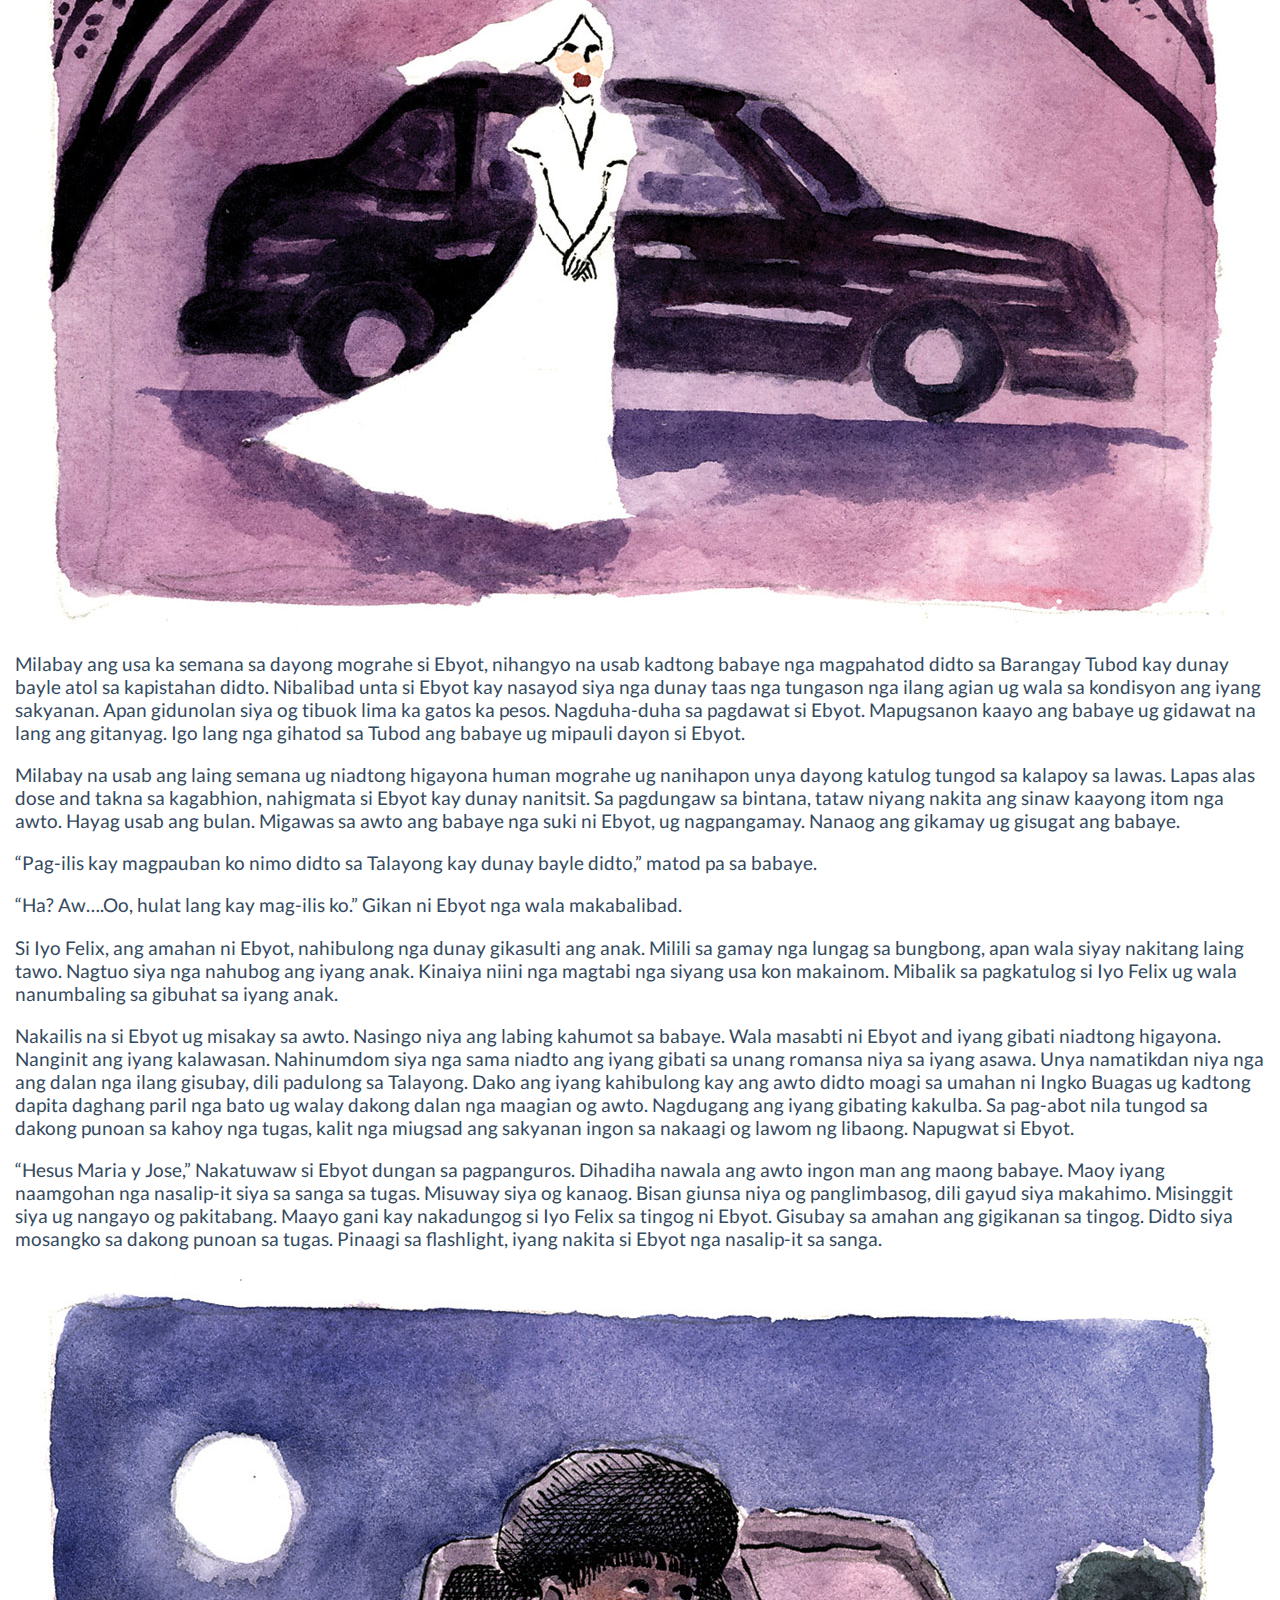
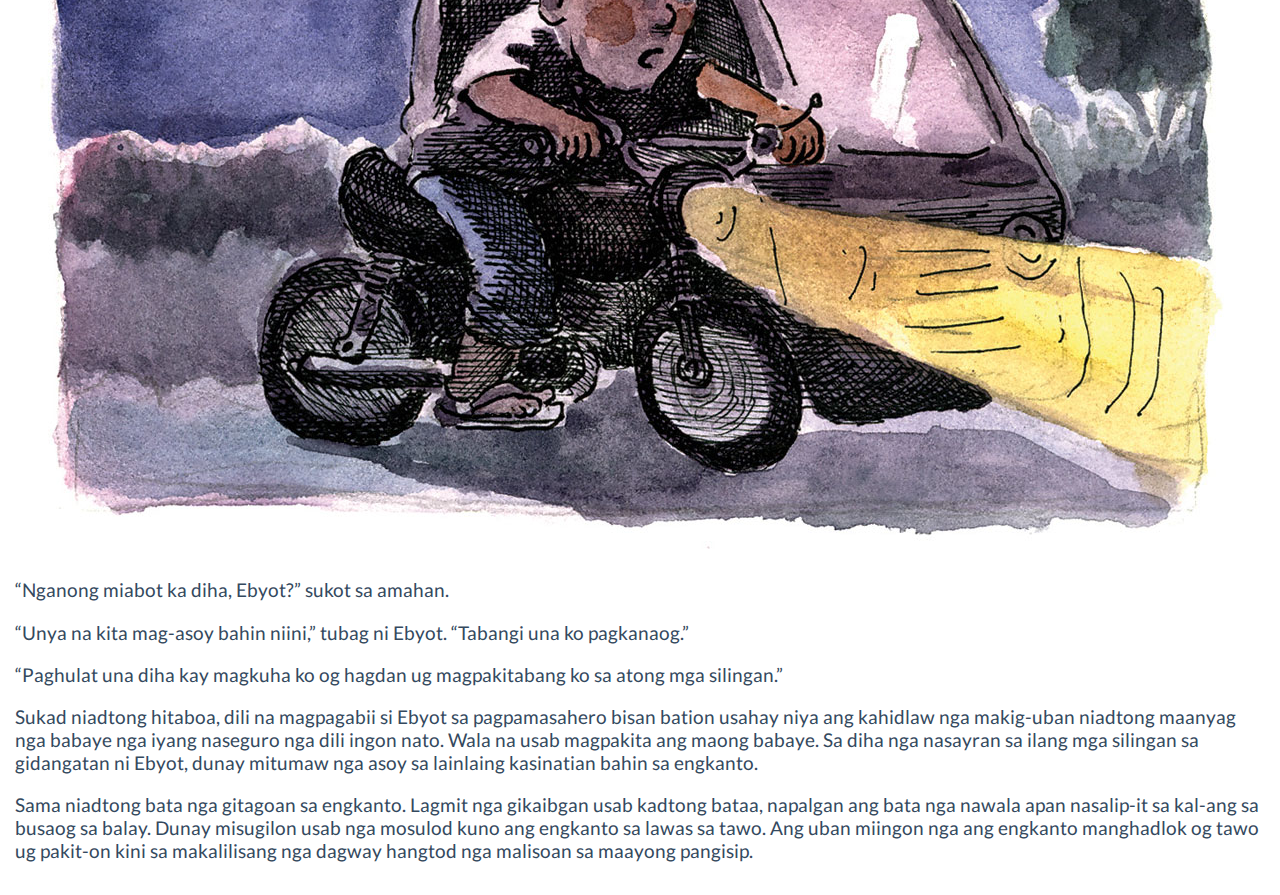
<file: www/diliingonnato.html>
<!DOCTYPE html>
<!--
    Licensed to the Apache Software Foundation (ASF) under one
    or more contributor license agreements.  See the NOTICE file
    distributed with this work for additional information
    regarding copyright ownership.  The ASF licenses this file
    to you under the Apache License, Version 2.0 (the
    "License"); you may not use this file except in compliance
    with the License.  You may obtain a copy of the License at

    http://www.apache.org/licenses/LICENSE-2.0

    Unless required by applicable law or agreed to in writing,
    software distributed under the License is distributed on an
    "AS IS" BASIS, WITHOUT WARRANTIES OR CONDITIONS OF ANY
     KIND, either express or implied.  See the License for the
    specific language governing permissions and limitations
    under the License.
-->
<html>
    <head>
        <meta charset="utf-8" />
        <meta name="format-detection" content="telephone=no" />
        <meta name="viewport" content="width=device-width, user-scalable=no" />
        <link rel="stylesheet" type="text/css" href="css/index.css" />
        <link rel="stylesheet" type="text/css" href="css/jquery.mobile.flatui.css" />
        <link rel="stylesheet" type="text/css" href="css/custom.css" />
        <script type="text/javascript" src="js/index.js"></script>
        <script type="text/javascript" src="js/jquery.min.js"></script>
        <script type="text/javascript" src="js/jquery.mobile-1.3.2.min.js"></script>
        <script type="text/javascript" src="js/fastclick.js"></script>
        <script type="application/javascript">
	   window.addEventListener('load', function () {
		FastClick.attach(document.body);
	   }, false);
        </script>
        <title>Matod Pa Sa Lola Ni Noy Kulas</title>
    </head>
    <body>
        
    <div data-role="page">

    <div data-role="panel" id="panel" data-position-fixed="true" data-position="left" data-theme="f" data-display="push">
        <h2 class="panel">Menu</h2>
        <ul data-role="listview" data-theme="f">
            <li data-icon="delete"><a href="#main" data-rel="close">Close menu</a></li>
            <li><a href="isberto.html">Pagpalambo sa Sugboanong Tradisyon</a></li>
            <li><a href="so.html">Katuyoan ning Libro</a></li>
            <li><a href="bitin.html">Ang Buaya ug ang Bitin</a></li>
            <li><a href="agta.html">Si Kan, ang Agta nga Dangas og Agtang</a></li>
            <li><a href="diliingonnato.html">Gikaibgan sa Dili Ingon Nato</a></li>
            <li><a href="dakit.html">Ang Gikalisangang Dakit sa Catmondaan</a></li>
            <li><a href="linaw.html">Ang Linaw sa Naukban</a></li>
            <li><a href="leonkilat.html">Ang Kamatayon ni Leon Kilat</a></li>
            <li><a href="bolbolan.html">Ang Kahoy nga Bolbolan</a></li>
            <li><a href="pungolanan.html">Pung-olanan sa Ulo</a></li>
            <li><a href="mariacacao.html">Kasugiran ni Maria Tang-an o Maria Cacao</a></li>
            <li><a href="carmen.html">Kinsa si Carmen Rubia?</a></li>
            <li><a href="kapitan.html">Ang Kapitan ni Maria Cacao</a></li>
            <li data-icon="delete"><a href="#main" data-rel="close">Close menu</a></li>
        </ul>        
    </div>

    <div data-role="header" data-position="fixed" data-theme="e">
        <a data-iconpos="notext" href="#panel" data-role="button" data-icon="flat-menu"></a>
        <h1>Lola Ni Noy Kulas</h1>
        <a data-iconpos="notext" href="index.html" data-role="button" data-icon="home" title="Home">Home</a>
    </div>

    <div data-role="content" role="main">
        <img class="banner" src="img/3-dili-ingon-a.jpg" />
      <h2 class="title" >Gikaibgan sa Dili Ingon Nato</h2>
        <p class="author" >ni Nilo S. Ejercito</p>
        <p>Dunay dili ingon nato kun engkanto nga maibog sa mga tawo nga kalibutanon. May babaye nga kaibgan sa lalake nga engkanto. Sama usab nga may lalake nga kaibgan sa engkantada. Dunay nag-asoy nga panahon sa atong katigulangan nga may babaye nga gikapuyo og engkanto. Magpakita lamang ang iyang gikapuyo nga engkanto panahon sa kagabhion. Nanganak sila og bata nga labihang kaputi ang pamanit ug bulagaw ang buhok. Kon maadlaw magdiyong ang iyang mata ug dili makaharong sa kahayag. Matod pa sa babaye nga gwapo kuno ang iyang gikapuyo apan dili makakita ang ubang sakop sa panimalay. Hinuon ilang madungog ang tingog kon managsultianay ang managtiayon.</p>
        <p>Kining mosunod nga sugilanon gibase sa sugid ni Felix Suerte bahin sa kahibulongang hitabo sa iyang anak nga si Liberato (gianggaan og Ebyot) nga lumad nga nagpuyo sa lungsod sa Badian, sakop sa lalawigan sa Sugbo. Drayber lamang sa traysikol si Ebyot, busa nag-ilaid sa kalisud ang ilang panginabuhi. Ang batan-on niyang asawa nga si Siyaning, mahiligon sa pangarte ug buot mosundog sa mga binag-ong urog. Wala siya malipay sa iyang kaminyoon. Ang mga ginikanan niya maoy dakong gusto kang Ebyot nga mahimong umagad kay kuno buotan. Ugaling lang kay dili makahatag sa kapritso ni Siyaning.</p>
        <p>Niadtong liwas sa pangilin sa ilang lungsod, nilayas si Siyaning. Niuban sa laing lalake nga taga-dakbayan nga iyang gikaila sa baylehan. Aron dili maladhan sa kaguol, gilingaw ni Ebyot ang iyang kaugalingon sa pagpamasahero hangtod sa lawom nga kagabhion. Niadtong usa ka higayon nga mograhe si Ebyot, may babaye nga maanyag nga nagpahatod sa dapit duol sa dakong punoan sa balete. Nahibulong si Ebyot kay walay balay niadtong dapita, apan wala na lang siya mangahas sa pagpangutana. Gidaog siya sa kataha.</p>
        <img src="img/3-dili-ingon-b.jpg" />
        <p>Milabay ang usa ka semana sa dayong mograhe si Ebyot, nihangyo na usab kadtong babaye nga magpahatod didto sa Barangay Tubod kay dunay bayle atol sa kapistahan didto. Nibalibad unta si Ebyot kay nasayod siya nga dunay taas nga tungason nga ilang agian ug wala sa kondisyon ang iyang sakyanan. Apan gidunolan siya og tibuok lima ka gatos ka pesos. Nagduha-duha sa pagdawat si Ebyot. Mapugsanon kaayo ang babaye ug gidawat na lang ang gitanyag. Igo lang nga gihatod sa Tubod ang babaye ug mipauli dayon si Ebyot.</p>
        <p>Milabay na usab ang laing semana ug niadtong higayona human mograhe ug nanihapon unya dayong katulog tungod sa kalapoy sa lawas. Lapas alas dose and takna sa kagabhion, nahigmata si Ebyot kay dunay nanitsit. Sa pagdungaw sa bintana, tataw niyang nakita ang sinaw kaayong itom nga awto. Hayag usab ang bulan. Migawas sa awto ang babaye nga suki ni Ebyot, ug nagpangamay. Nanaog ang gikamay ug gisugat ang babaye.</p>
        <p>“Pag-ilis kay magpauban ko nimo didto sa Talayong kay dunay bayle didto,” matod pa sa babaye.</p>
        <p>“Ha? Aw….Oo, hulat lang kay mag-ilis ko.” Gikan ni Ebyot nga wala makabalibad.</p>
        <p>Si Iyo Felix, ang amahan ni Ebyot, nahibulong nga dunay gikasulti ang anak. Milili sa gamay nga lungag sa bungbong, apan wala siyay nakitang laing tawo. Nagtuo siya nga nahubog ang iyang anak. Kinaiya niini nga magtabi nga siyang usa kon makainom. Mibalik sa pagkatulog si Iyo Felix ug wala nanumbaling sa gibuhat sa iyang anak.</p>
        <p>Nakailis na si Ebyot ug misakay sa awto. Nasingo niya ang labing kahumot sa babaye. Wala masabti ni Ebyot and iyang gibati niadtong higayona. Nanginit ang iyang kalawasan. Nahinumdom siya nga sama niadto ang iyang gibati sa unang romansa niya sa iyang asawa. Unya namatikdan niya nga ang dalan nga ilang gisubay, dili padulong sa Talayong. Dako ang iyang kahibulong kay ang awto didto moagi sa umahan ni Ingko Buagas ug kadtong dapita daghang paril nga bato ug walay dakong dalan nga maagian og awto. Nagdugang ang iyang gibating kakulba. Sa pag-abot nila tungod sa dakong punoan sa kahoy nga tugas, kalit nga miugsad ang sakyanan ingon sa nakaagi og lawom ng libaong. Napugwat si Ebyot.</p>
        <p>“Hesus Maria y Jose,” Nakatuwaw si Ebyot dungan sa pagpanguros. Dihadiha nawala ang awto ingon man ang maong babaye. Maoy iyang naamgohan nga nasalip-it siya sa sanga sa tugas. Misuway siya og kanaog. Bisan giunsa niya og panglimbasog, dili gayud siya makahimo. Misinggit siya ug nangayo og pakitabang. Maayo gani kay nakadungog si Iyo Felix sa tingog ni Ebyot.  Gisubay sa amahan ang gigikanan sa tingog. Didto siya mosangko sa dakong punoan sa tugas. Pinaagi sa flashlight, iyang nakita si Ebyot nga nasalip-it sa sanga.</p>
        <img src="img/3-dili-ingon-c.jpg" />
        <p>“Nganong miabot ka diha, Ebyot?” sukot sa amahan.</p>
        <p>“Unya na kita mag-asoy bahin niini,” tubag ni Ebyot. “Tabangi una ko pagkanaog.”</p>
        <p>“Paghulat una diha kay magkuha ko og hagdan ug magpakitabang ko sa atong mga silingan.”</p>
        <p>Sukad niadtong hitaboa, dili na magpagabii si Ebyot sa pagpamasahero bisan bation usahay niya ang kahidlaw nga makig-uban niadtong maanyag nga babaye nga iyang naseguro nga dili ingon nato. Wala na usab magpakita ang maong babaye. Sa diha nga nasayran sa ilang mga silingan sa gidangatan ni Ebyot, dunay mitumaw nga asoy sa lainlaing kasinatian bahin sa engkanto.</p>
        <p>Sama niadtong bata nga gitagoan sa engkanto. Lagmit nga gikaibgan usab kadtong bataa, napalgan ang bata nga nawala apan nasalip-it sa kal-ang sa busaog sa balay. Dunay misugilon usab nga mosulod kuno ang engkanto sa lawas sa tawo. Ang uban miingon nga ang engkanto manghadlok og tawo ug pakit-on kini sa makalilisang nga dagway hangtod nga malisoan sa maayong pangisip.</p>        
        
      
    </div>
    </div>        


    </body>
</html>
</file>
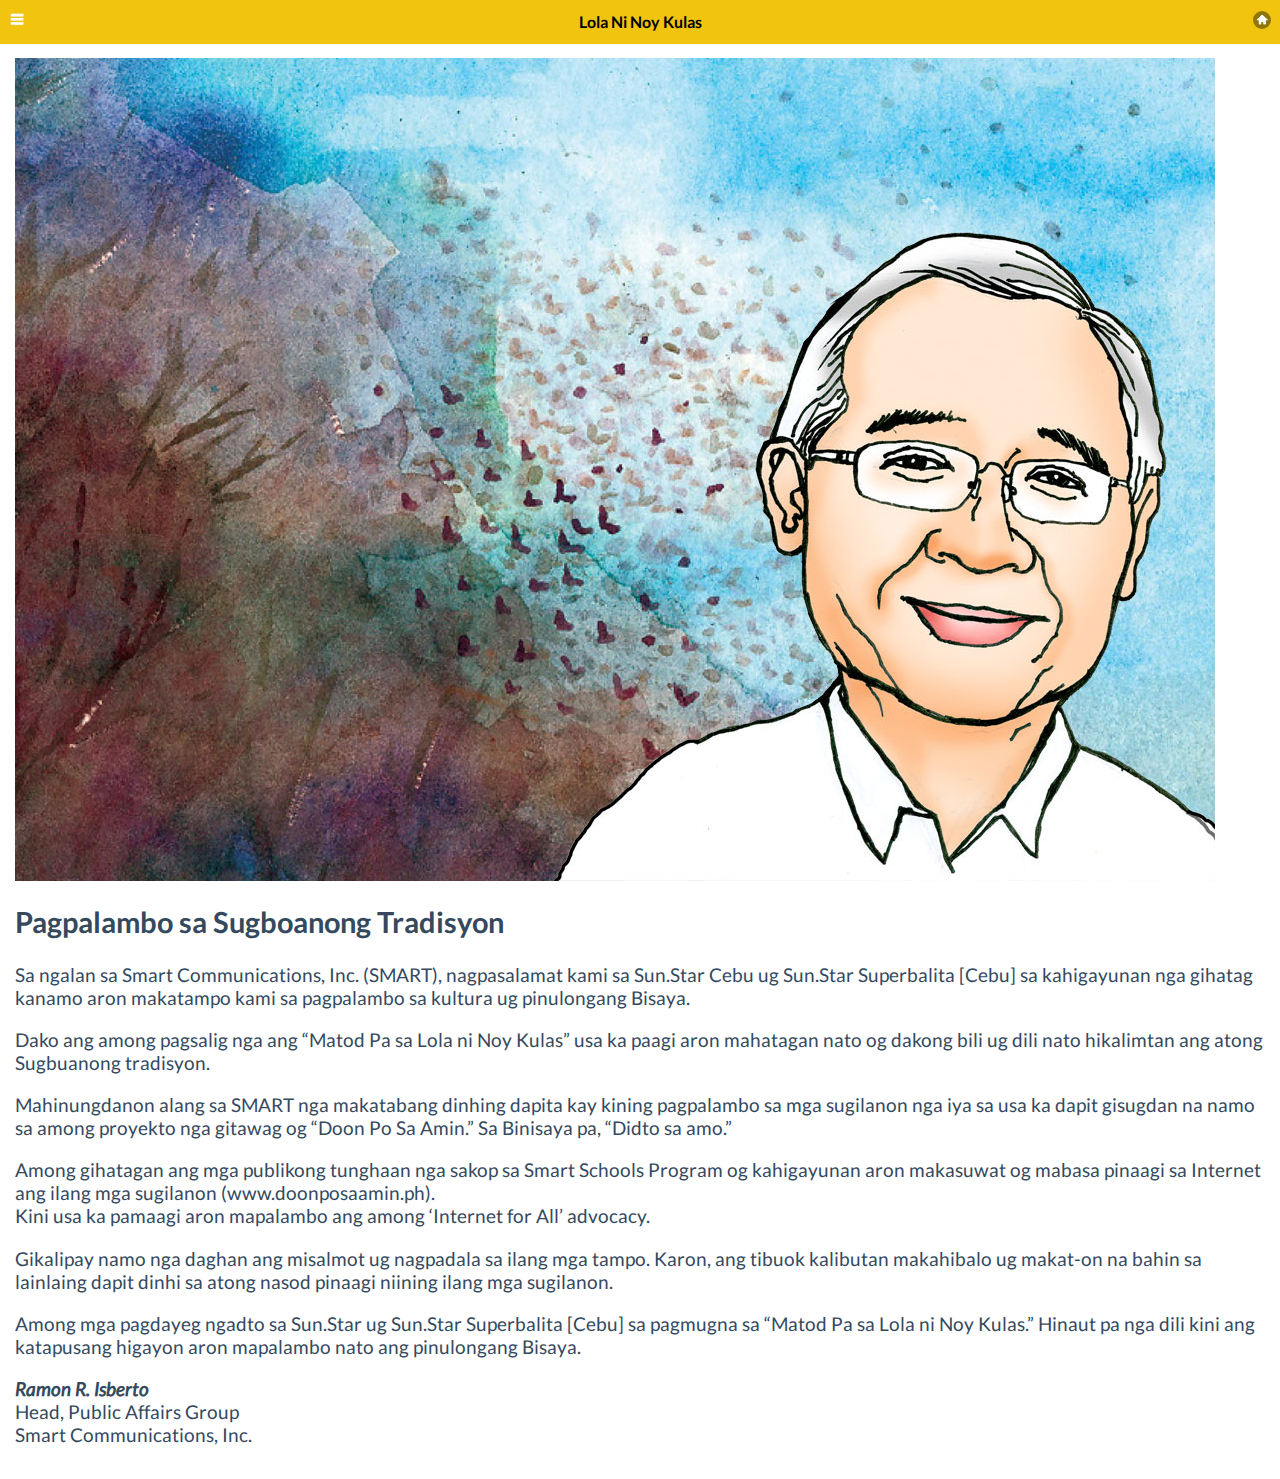
<file: www/isberto.html>
<!DOCTYPE html>
<!--
    Licensed to the Apache Software Foundation (ASF) under one
    or more contributor license agreements.  See the NOTICE file
    distributed with this work for additional information
    regarding copyright ownership.  The ASF licenses this file
    to you under the Apache License, Version 2.0 (the
    "License"); you may not use this file except in compliance
    with the License.  You may obtain a copy of the License at

    http://www.apache.org/licenses/LICENSE-2.0

    Unless required by applicable law or agreed to in writing,
    software distributed under the License is distributed on an
    "AS IS" BASIS, WITHOUT WARRANTIES OR CONDITIONS OF ANY
     KIND, either express or implied.  See the License for the
    specific language governing permissions and limitations
    under the License.
-->
<html>
    <head>
        <meta charset="utf-8" />
        <meta name="format-detection" content="telephone=no" />
        <meta name="viewport" content="width=device-width, user-scalable=no" />
        <link rel="stylesheet" type="text/css" href="css/index.css" />
        <link rel="stylesheet" type="text/css" href="css/jquery.mobile.flatui.css" />
        <link rel="stylesheet" type="text/css" href="css/custom.css" />
        <script type="text/javascript" src="js/index.js"></script>
        <script type="text/javascript" src="js/jquery.min.js"></script>
        <script type="text/javascript" src="js/jquery.mobile-1.3.2.min.js"></script>
        <script type="text/javascript" src="js/fastclick.js"></script>
        <script type="application/javascript">
	   window.addEventListener('load', function () {
		FastClick.attach(document.body);
	   }, false);
        </script>
        <title>Matod Pa Sa Lola Ni Noy Kulas</title>
    </head>
    <body>
        
    <div data-role="page">

    <div data-role="panel" id="panel" data-position-fixed="true" data-position="left" data-theme="f" data-display="push">
        <h2 class="panel">Menu</h2>
        <ul data-role="listview" data-theme="f">
            <li data-icon="delete"><a href="#main" data-rel="close">Close menu</a></li>
            <li><a href="isberto.html">Pagpalambo sa Sugboanong Tradisyon</a></li>
            <li><a href="so.html">Katuyoan ning Libro</a></li>
            <li><a href="bitin.html">Ang Buaya ug ang Bitin</a></li>
            <li><a href="agta.html">Si Kan, ang Agta nga Dangas og Agtang</a></li>
            <li><a href="diliingonnato.html">Gikaibgan sa Dili Ingon Nato</a></li>
            <li><a href="dakit.html">Ang Gikalisangang Dakit sa Catmondaan</a></li>
            <li><a href="linaw.html">Ang Linaw sa Naukban</a></li>
            <li><a href="leonkilat.html">Ang Kamatayon ni Leon Kilat</a></li>
            <li><a href="bolbolan.html">Ang Kahoy nga Bolbolan</a></li>
            <li><a href="pungolanan.html">Pung-olanan sa Ulo</a></li>
            <li><a href="mariacacao.html">Kasugiran ni Maria Tang-an o Maria Cacao</a></li>
            <li><a href="carmen.html">Kinsa si Carmen Rubia?</a></li>
            <li><a href="kapitan.html">Ang Kapitan ni Maria Cacao</a></li>
            <li data-icon="delete"><a href="#main" data-rel="close">Close menu</a></li>
        </ul>
    </div>

    <div data-role="header" data-position="fixed" data-theme="e">
        <a data-iconpos="notext" href="#panel" data-role="button" data-icon="flat-menu"></a>
        <h1>Lola Ni Noy Kulas</h1>
        <a data-iconpos="notext" href="index.html" data-role="button" data-icon="home" title="Home">Home</a>
    </div>

    <div data-role="content" role="main">
        <img class="banner" src="img/isberto.jpg" />
        <h2>Pagpalambo sa Sugboanong Tradisyon</h2>
        <p>Sa ngalan sa Smart Communications, Inc. (SMART),  nagpasalamat kami sa Sun.Star Cebu ug Sun.Star Superbalita [Cebu] sa kahigayunan nga gihatag kanamo aron makatampo kami sa pagpalambo sa kultura ug pinulongang Bisaya.</p>
        <p>Dako ang among pagsalig nga ang “Matod Pa sa Lola ni Noy Kulas” usa ka paagi aron mahatagan nato og dakong bili ug dili nato hikalimtan ang atong Sugbuanong tradisyon.</p>
        <p>Mahinungdanon alang sa SMART nga makatabang dinhing dapita kay kining pagpalambo sa mga sugilanon nga iya sa usa ka dapit gisugdan na namo sa among proyekto nga gitawag og “Doon Po Sa Amin.”  Sa Binisaya pa, “Didto sa amo.”</p>
        <p>Among gihatagan ang mga publikong tunghaan nga sakop sa Smart Schools Program og kahigayunan aron makasuwat og mabasa pinaagi sa Internet ang ilang mga sugilanon (www.doonposaamin.ph).<br />
        Kini usa ka pamaagi aron mapalambo ang among ‘Internet for All’ advocacy.</p>
        <p>Gikalipay namo nga daghan ang misalmot ug nagpadala sa ilang mga tampo.  Karon, ang tibuok kalibutan makahibalo ug makat-on na bahin sa lainlaing dapit dinhi sa atong nasod pinaagi niining ilang mga sugilanon.   
        </p>
        <p>Among mga pagdayeg ngadto sa  Sun.Star ug Sun.Star Superbalita [Cebu] sa pagmugna sa “Matod Pa sa Lola ni Noy Kulas.”  Hinaut pa nga dili kini ang katapusang higayon aron mapalambo nato ang pinulongang Bisaya.</p>
        <p><strong><em>Ramon R. Isberto</em></strong><br />
        Head, Public Affairs Group<br />
        Smart Communications, Inc.</p>
        
              
    </div>
    </div>        



    </body>
</html>
</file>
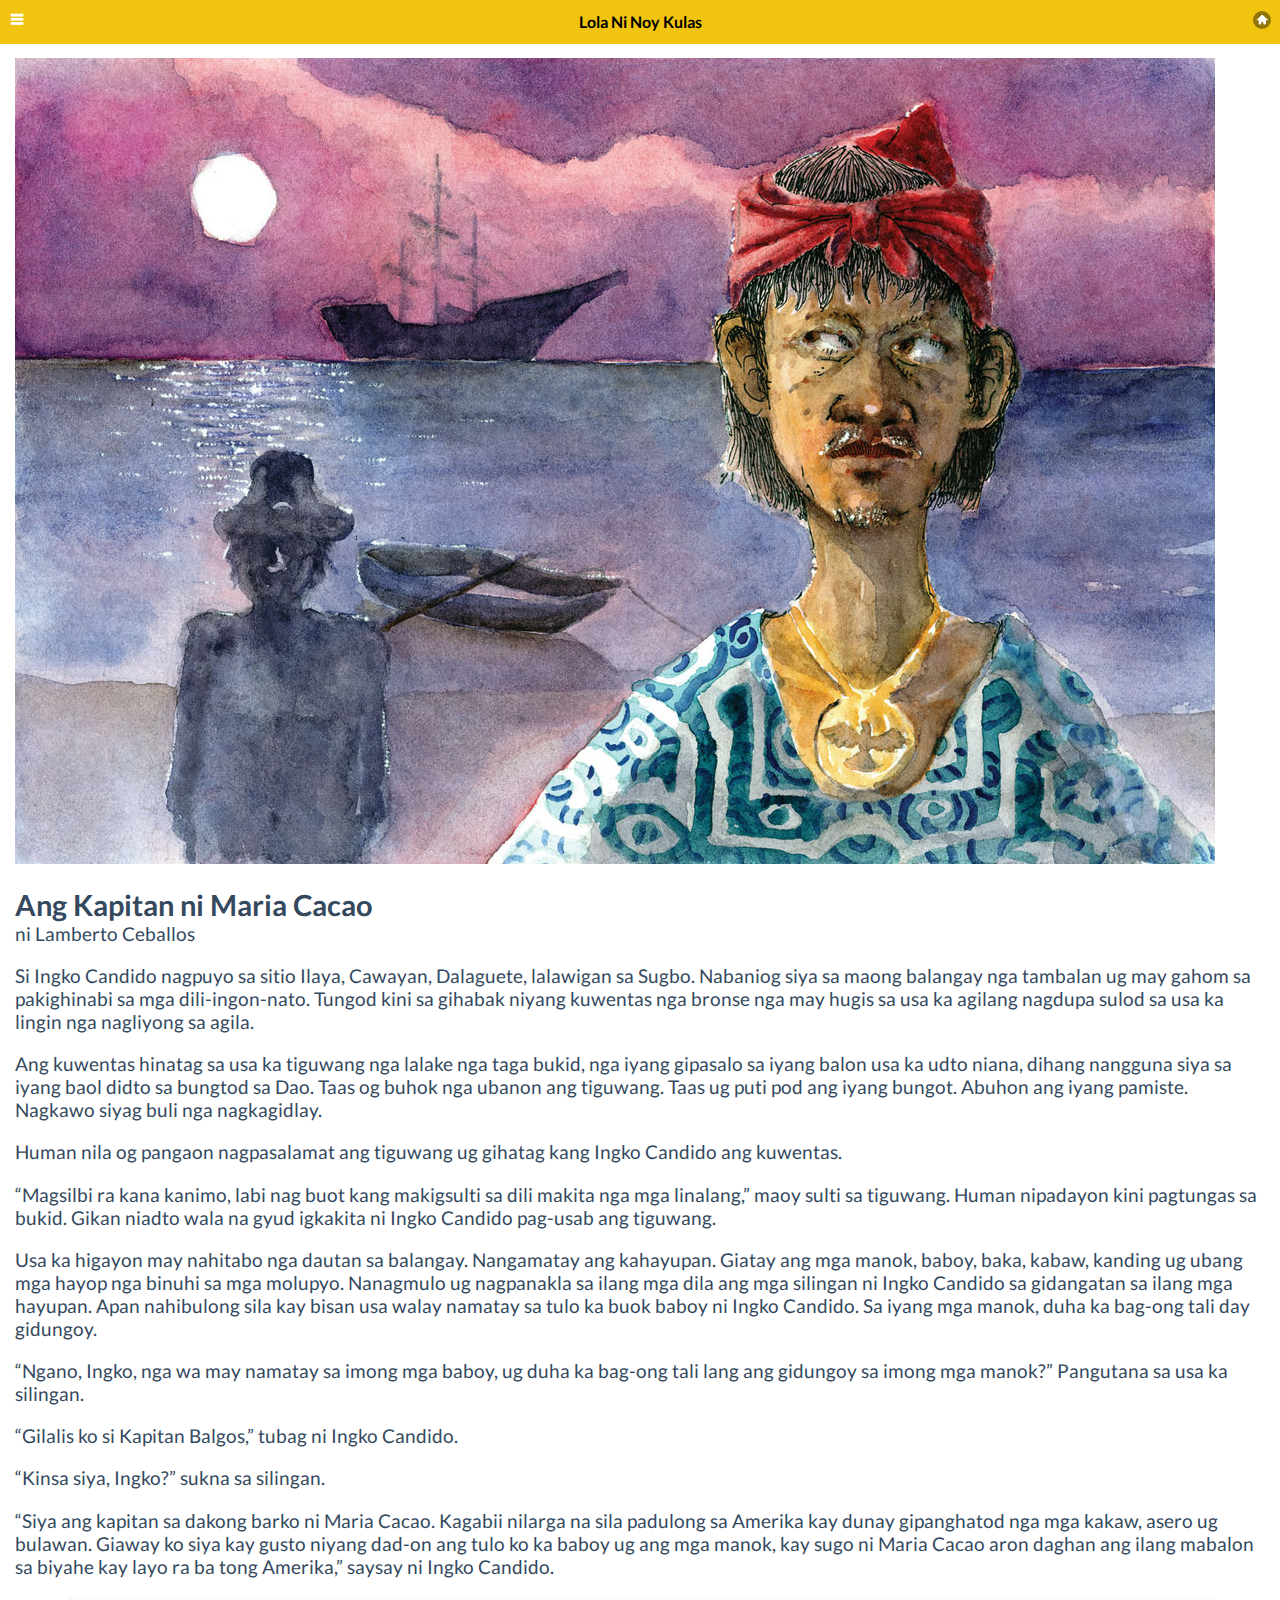
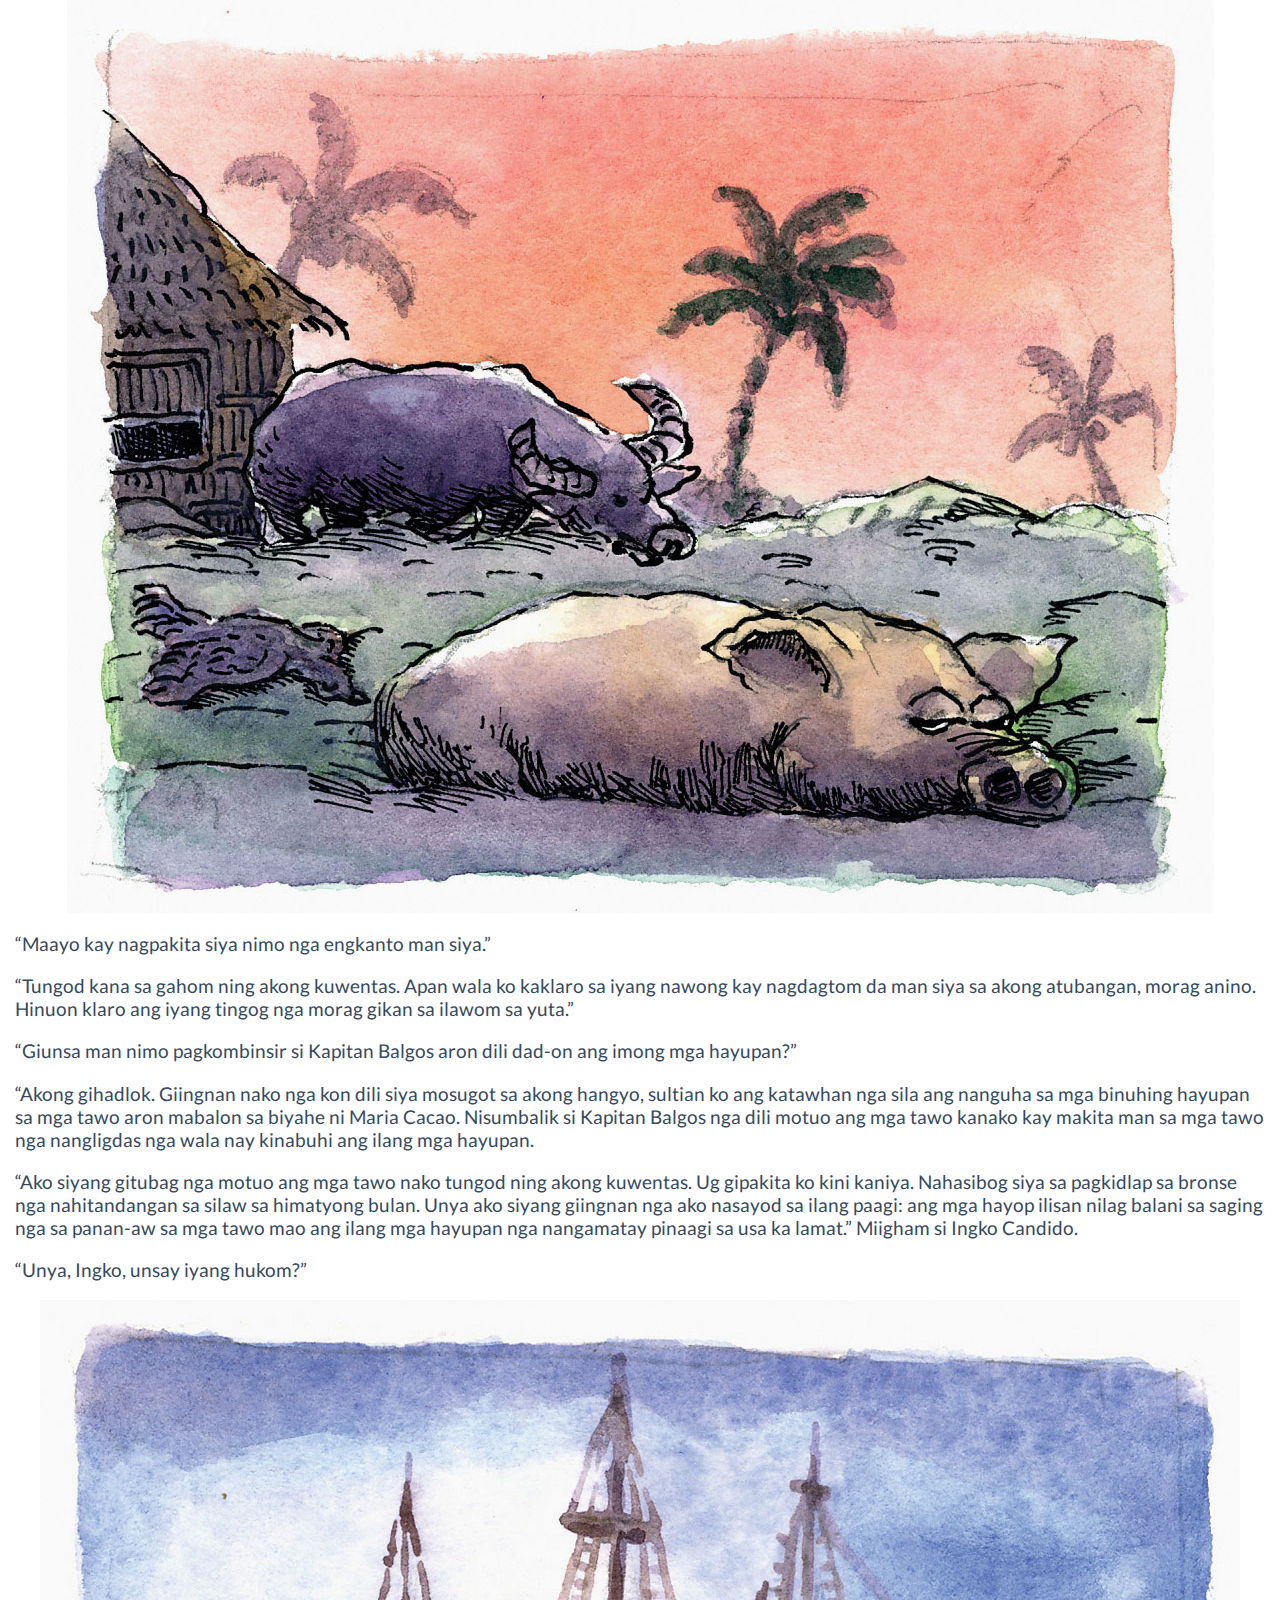
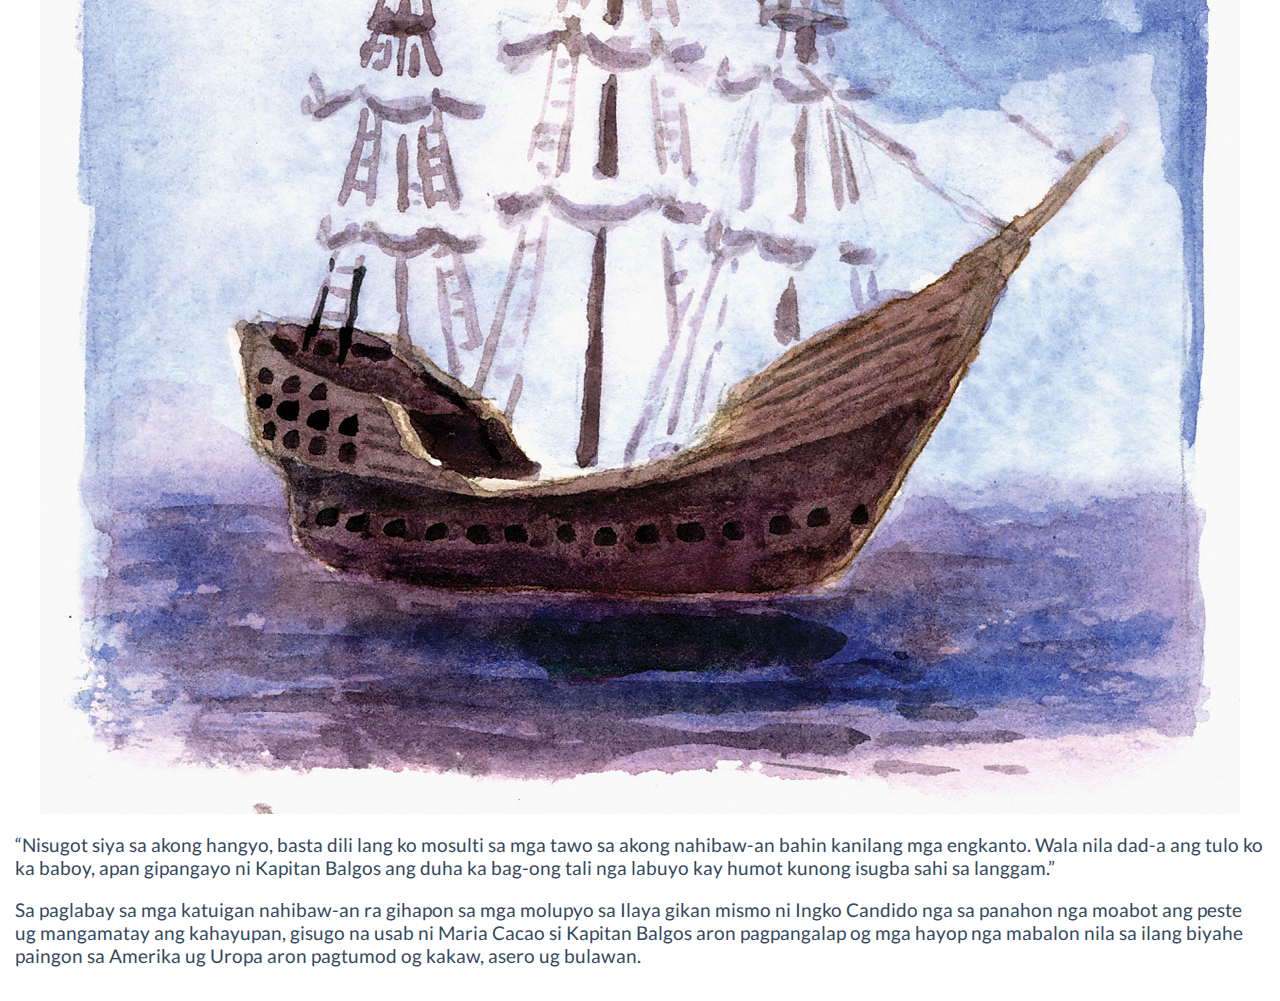
<file: www/kapitan.html>
<!DOCTYPE html>
<!--
    Licensed to the Apache Software Foundation (ASF) under one
    or more contributor license agreements.  See the NOTICE file
    distributed with this work for additional information
    regarding copyright ownership.  The ASF licenses this file
    to you under the Apache License, Version 2.0 (the
    "License"); you may not use this file except in compliance
    with the License.  You may obtain a copy of the License at

    http://www.apache.org/licenses/LICENSE-2.0

    Unless required by applicable law or agreed to in writing,
    software distributed under the License is distributed on an
    "AS IS" BASIS, WITHOUT WARRANTIES OR CONDITIONS OF ANY
     KIND, either express or implied.  See the License for the
    specific language governing permissions and limitations
    under the License.
-->
<html>
    <head>
        <meta charset="utf-8" />
        <meta name="format-detection" content="telephone=no" />
        <meta name="viewport" content="width=device-width, user-scalable=no" />
        <link rel="stylesheet" type="text/css" href="css/index.css" />
        <link rel="stylesheet" type="text/css" href="css/jquery.mobile.flatui.css" />
        <link rel="stylesheet" type="text/css" href="css/custom.css" />
        <script type="text/javascript" src="js/index.js"></script>
        <script type="text/javascript" src="js/jquery.min.js"></script>
        <script type="text/javascript" src="js/jquery.mobile-1.3.2.min.js"></script>
        <script type="text/javascript" src="js/fastclick.js"></script>
        <script type="application/javascript">
	   window.addEventListener('load', function () {
		FastClick.attach(document.body);
	   }, false);
        </script>
        <title>Matod Pa Sa Lola Ni Noy Kulas</title>
    </head>
    <body>
        
    <div data-role="page">

    <div data-role="panel" id="panel" data-position-fixed="true" data-position="left" data-theme="f" data-display="push">
        <h2 class="panel">Menu</h2>
        <ul data-role="listview" data-theme="f">
            <li data-icon="delete"><a href="#main" data-rel="close">Close menu</a></li>
            <li><a href="isberto.html">Pagpalambo sa Sugboanong Tradisyon</a></li>
            <li><a href="so.html">Katuyoan ning Libro</a></li>
            <li><a href="bitin.html">Ang Buaya ug ang Bitin</a></li>
            <li><a href="agta.html">Si Kan, ang Agta nga Dangas og Agtang</a></li>
            <li><a href="diliingonnato.html">Gikaibgan sa Dili Ingon Nato</a></li>
            <li><a href="dakit.html">Ang Gikalisangang Dakit sa Catmondaan</a></li>
            <li><a href="linaw.html">Ang Linaw sa Naukban</a></li>
            <li><a href="leonkilat.html">Ang Kamatayon ni Leon Kilat</a></li>
            <li><a href="bolbolan.html">Ang Kahoy nga Bolbolan</a></li>
            <li><a href="pungolanan.html">Pung-olanan sa Ulo</a></li>
            <li><a href="mariacacao.html">Kasugiran ni Maria Tang-an o Maria Cacao</a></li>
            <li><a href="carmen.html">Kinsa si Carmen Rubia?</a></li>
            <li><a href="kapitan.html">Ang Kapitan ni Maria Cacao</a></li>
            <li data-icon="delete"><a href="#main" data-rel="close">Close menu</a></li>
        </ul>        
    </div>

    <div data-role="header" data-position="fixed" data-theme="e">
        <a data-iconpos="notext" href="#panel" data-role="button" data-icon="flat-menu"></a>
        <h1>Lola Ni Noy Kulas</h1>
        <a data-iconpos="notext" href="index.html" data-role="button" data-icon="home" title="Home">Home</a>
    </div>

    <div data-role="content" role="main">
        <img class="banner" src="img/11-kapitan-a.jpg" />
      <h2 class="title" >Ang Kapitan ni Maria Cacao</h2>
        <p class="author" >ni Lamberto Ceballos</p>
        
            <p>Si Ingko Candido nagpuyo sa sitio Ilaya, Cawayan, Dalaguete, lalawigan sa Sugbo. Nabaniog siya sa maong balangay nga tambalan ug may gahom sa pakighinabi sa mga dili-ingon-nato. Tungod kini sa gihabak niyang kuwentas nga bronse nga may hugis sa usa ka agilang nagdupa sulod sa usa ka lingin nga nagliyong sa agila.</p>
            <p>Ang kuwentas hinatag sa usa ka tiguwang nga lalake nga taga bukid, nga iyang gipasalo sa iyang balon usa ka udto niana, dihang nangguna siya sa iyang baol didto sa bungtod sa Dao. Taas og buhok nga ubanon ang tiguwang. Taas ug puti pod ang iyang bungot. Abuhon ang iyang pamiste. Nagkawo siyag buli nga nagkagidlay.</p>
            <p>Human nila og pangaon nagpasalamat ang tiguwang ug gihatag kang Ingko Candido ang kuwentas.</p>
            <p>“Magsilbi ra kana kanimo, labi nag buot kang makigsulti sa dili makita nga mga linalang,” maoy sulti sa tiguwang. Human nipadayon kini pagtungas sa bukid. Gikan niadto wala na gyud igkakita ni Ingko Candido pag-usab ang tiguwang.</p>
            <p>Usa ka higayon may nahitabo nga dautan sa balangay. Nangamatay ang kahayupan. Giatay ang mga manok, baboy, baka, kabaw, kanding ug ubang mga hayop nga binuhi sa mga molupyo. Nanagmulo ug nagpanakla sa ilang mga dila ang mga silingan ni Ingko Candido sa gidangatan sa ilang mga hayupan. Apan nahibulong sila kay bisan usa walay namatay sa tulo ka buok baboy ni Ingko Candido. Sa iyang mga manok, duha ka bag-ong tali day gidungoy.</p>
            <p>“Ngano, Ingko, nga wa may namatay sa imong mga baboy, ug duha ka bag-ong tali lang ang gidungoy sa imong mga manok?” Pangutana sa usa ka silingan.</p>
            <p>“Gilalis ko si Kapitan Balgos,” tubag ni Ingko Candido.</p>
            <p>“Kinsa siya, Ingko?” sukna sa silingan.</p>
            <p>“Siya ang kapitan sa dakong barko ni Maria Cacao. Kagabii nilarga na sila padulong sa Amerika kay dunay gipanghatod nga mga kakaw, asero ug bulawan. Giaway ko siya kay gusto niyang dad-on ang tulo ko ka baboy ug ang mga manok, kay sugo ni Maria Cacao aron daghan ang ilang mabalon sa biyahe kay layo ra ba tong Amerika,” saysay ni Ingko Candido.</p>
            <img src="img/11-kapitan-b.jpg" />
            <p>“Maayo kay nagpakita siya nimo nga engkanto man siya.”</p>
            <p>“Tungod kana sa gahom ning akong kuwentas. Apan wala ko kaklaro sa iyang nawong kay nagdagtom da man siya sa akong atubangan, morag anino. Hinuon klaro ang iyang tingog nga morag gikan sa ilawom sa yuta.”</p>
            <p>“Giunsa man nimo pagkombinsir si Kapitan Balgos aron dili dad-on ang imong mga hayupan?”</p>
            <p>“Akong gihadlok. Giingnan nako nga kon dili siya mosugot sa akong hangyo, sultian ko ang katawhan nga sila ang nanguha sa mga binuhing hayupan sa mga tawo aron mabalon sa biyahe ni Maria Cacao. Nisumbalik si Kapitan Balgos nga dili motuo ang mga tawo kanako kay makita man sa mga tawo nga nangligdas nga wala nay kinabuhi ang ilang mga hayupan.</p>
            <p>“Ako siyang gitubag nga motuo ang mga tawo nako tungod ning akong kuwentas. Ug gipakita ko kini kaniya. Nahasibog siya sa pagkidlap sa bronse nga nahitandangan sa silaw sa himatyong bulan. Unya ako siyang giingnan nga ako nasayod sa ilang paagi: ang mga hayop ilisan nilag balani sa saging nga sa panan-aw sa mga tawo mao ang ilang mga hayupan nga nangamatay pinaagi sa usa ka lamat.” Miigham si Ingko Candido.</p>
            <p>“Unya, Ingko, unsay iyang hukom?”</p>
            <img src="img/11-kapitan-c.jpg" />
            <p>“Nisugot siya sa akong hangyo, basta dili lang ko mosulti sa mga tawo sa akong nahibaw-an bahin kanilang mga engkanto. Wala nila dad-a ang tulo ko ka baboy, apan gipangayo ni Kapitan Balgos ang duha ka bag-ong tali nga labuyo kay humot kunong isugba sahi sa langgam.”</p>
            <p>Sa paglabay sa mga katuigan nahibaw-an ra gihapon sa mga molupyo sa Ilaya gikan mismo ni Ingko Candido nga sa panahon nga moabot ang peste ug mangamatay ang kahayupan, gisugo na usab ni Maria Cacao si Kapitan Balgos aron pagpangalap og mga hayop nga mabalon nila sa ilang biyahe paingon sa Amerika ug Uropa aron pagtumod og kakaw, asero ug bulawan. </p>
        
        
      
    </div>
    </div>        


    </body>
</html>
</file>
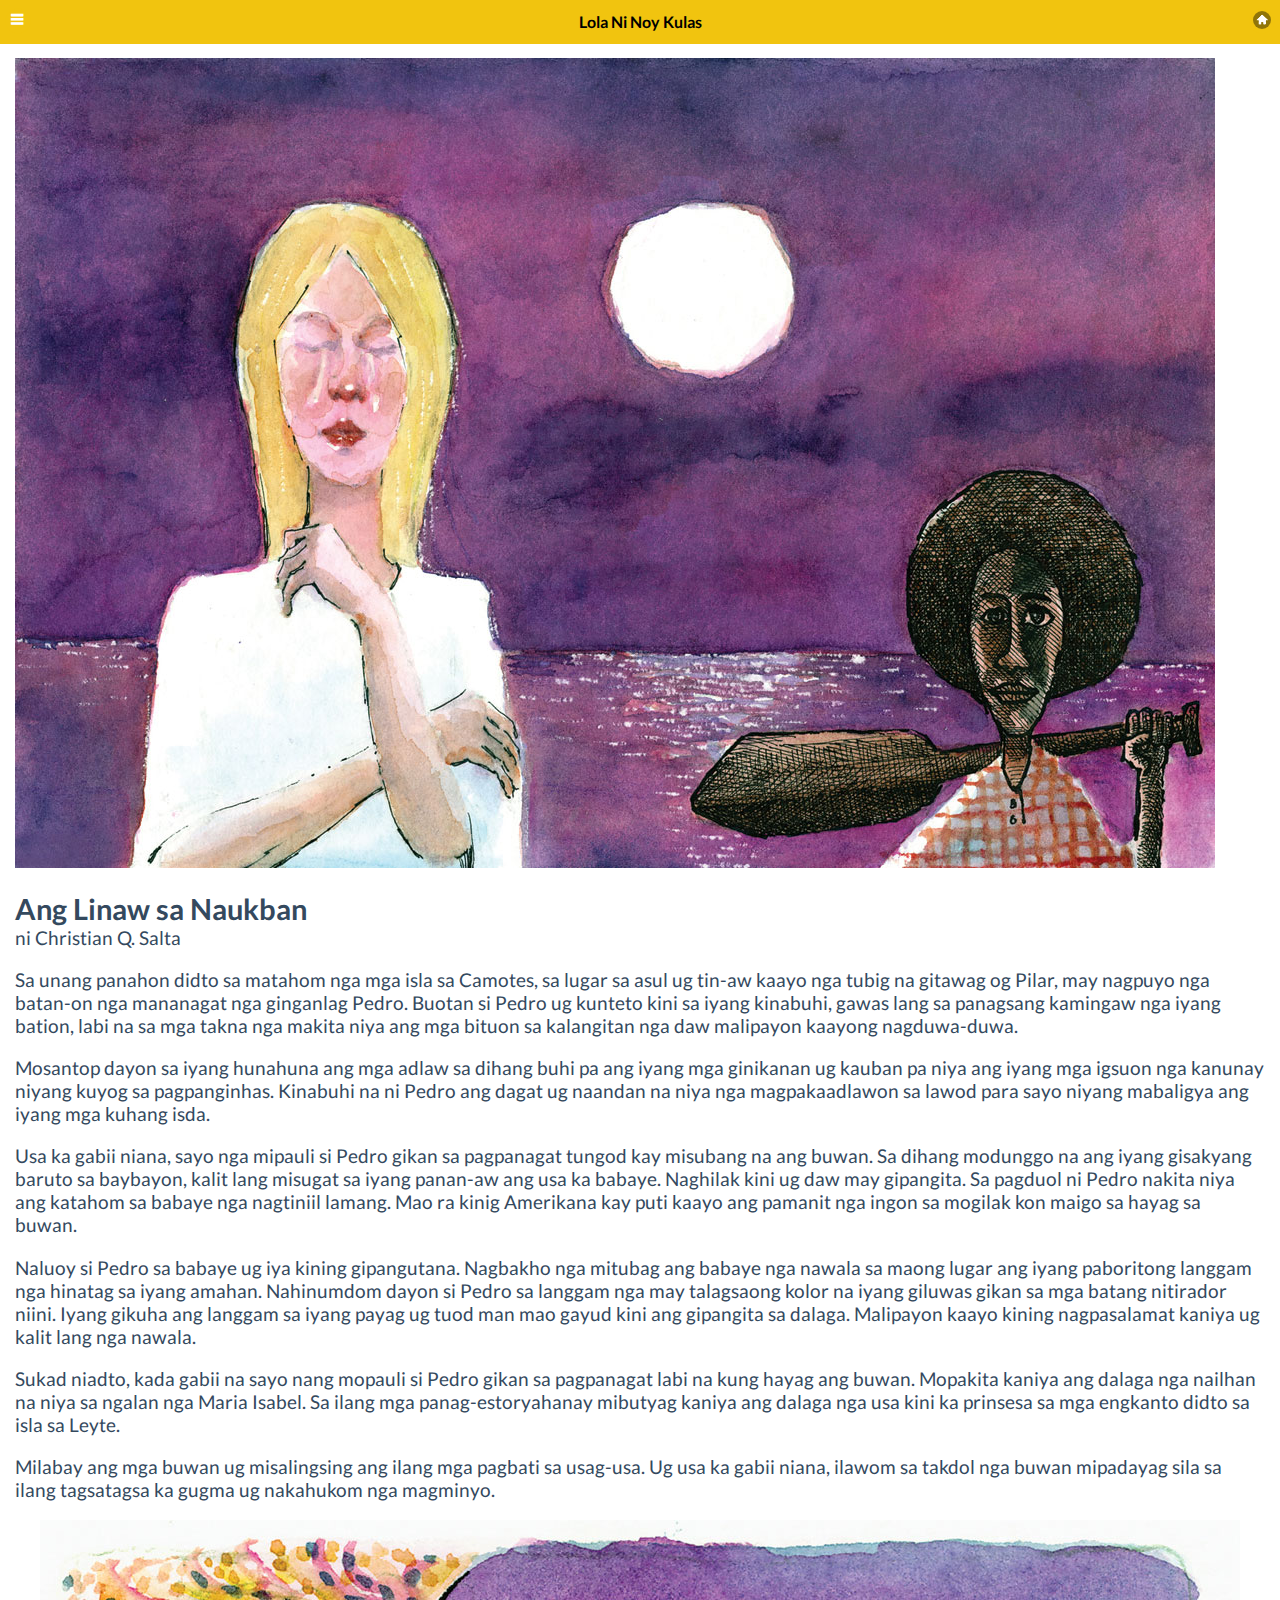
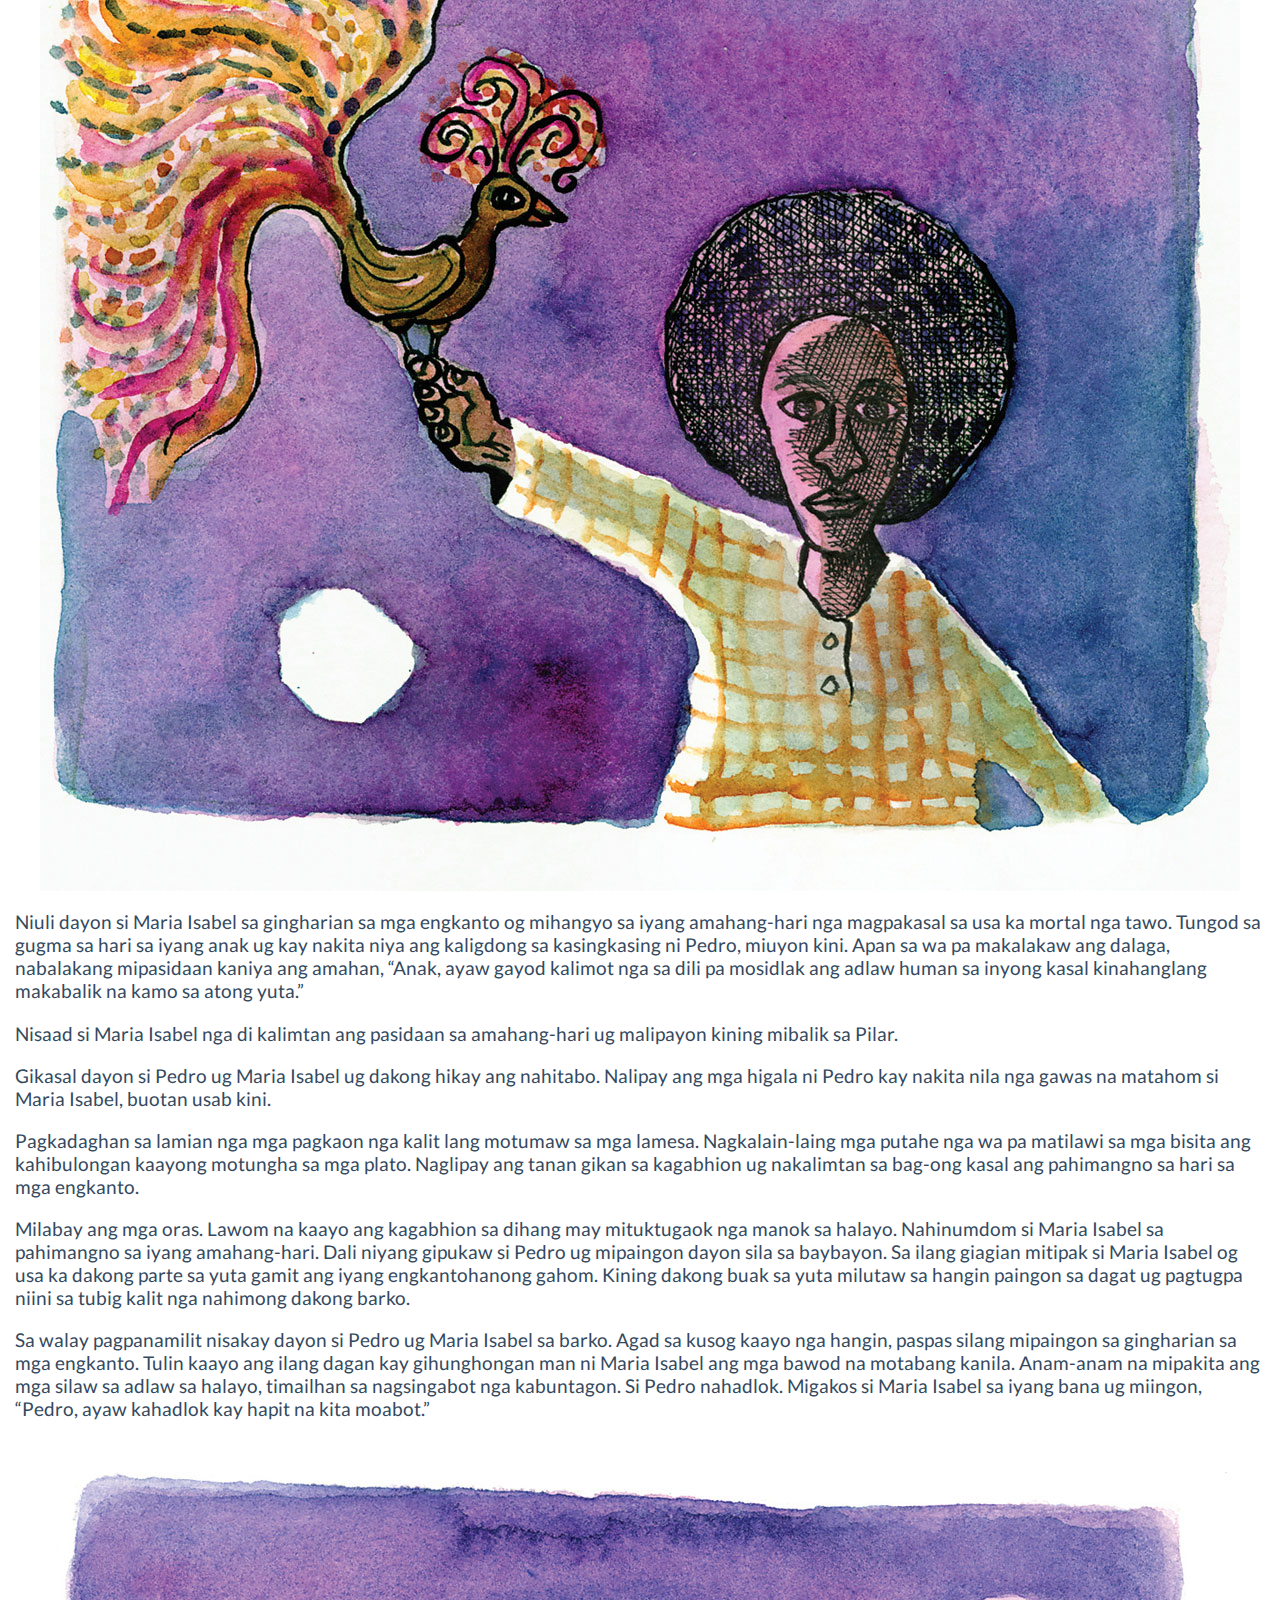
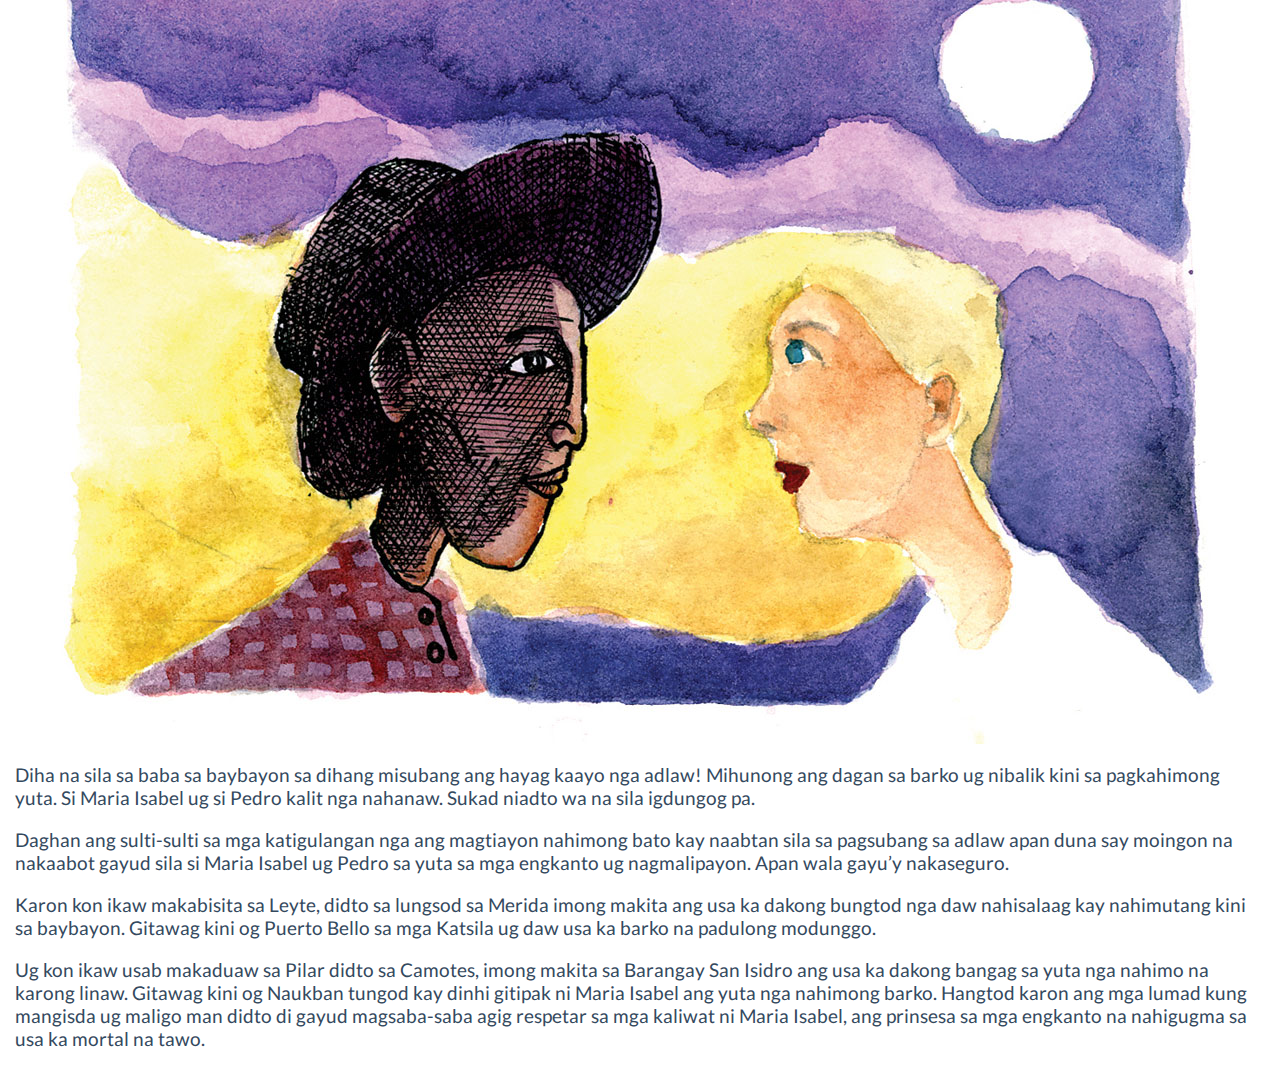
<file: www/linaw.html>
<!DOCTYPE html>
<!--
    Licensed to the Apache Software Foundation (ASF) under one
    or more contributor license agreements.  See the NOTICE file
    distributed with this work for additional information
    regarding copyright ownership.  The ASF licenses this file
    to you under the Apache License, Version 2.0 (the
    "License"); you may not use this file except in compliance
    with the License.  You may obtain a copy of the License at

    http://www.apache.org/licenses/LICENSE-2.0

    Unless required by applicable law or agreed to in writing,
    software distributed under the License is distributed on an
    "AS IS" BASIS, WITHOUT WARRANTIES OR CONDITIONS OF ANY
     KIND, either express or implied.  See the License for the
    specific language governing permissions and limitations
    under the License.
-->
<html>
    <head>
        <meta charset="utf-8" />
        <meta name="format-detection" content="telephone=no" />
        <meta name="viewport" content="width=device-width, user-scalable=no" />
        <link rel="stylesheet" type="text/css" href="css/index.css" />
        <link rel="stylesheet" type="text/css" href="css/jquery.mobile.flatui.css" />
        <link rel="stylesheet" type="text/css" href="css/custom.css" />
        <script type="text/javascript" src="js/index.js"></script>
        <script type="text/javascript" src="js/jquery.min.js"></script>
        <script type="text/javascript" src="js/jquery.mobile-1.3.2.min.js"></script>
        <script type="text/javascript" src="js/fastclick.js"></script>
        <script type="application/javascript">
	   window.addEventListener('load', function () {
		FastClick.attach(document.body);
	   }, false);
        </script>
        <title>Matod Pa Sa Lola Ni Noy Kulas</title>
    </head>
    <body>
        
    <div data-role="page">

    <div data-role="panel" id="panel" data-position-fixed="true" data-position="left" data-theme="f" data-display="push">
        <h2 class="panel">Menu</h2>
        <ul data-role="listview" data-theme="f">
            <li data-icon="delete"><a href="#main" data-rel="close">Close menu</a></li>
            <li><a href="isberto.html">Pagpalambo sa Sugboanong Tradisyon</a></li>
            <li><a href="so.html">Katuyoan ning Libro</a></li>
            <li><a href="bitin.html">Ang Buaya ug ang Bitin</a></li>
            <li><a href="agta.html">Si Kan, ang Agta nga Dangas og Agtang</a></li>
            <li><a href="diliingonnato.html">Gikaibgan sa Dili Ingon Nato</a></li>
            <li><a href="dakit.html">Ang Gikalisangang Dakit sa Catmondaan</a></li>
            <li><a href="linaw.html">Ang Linaw sa Naukban</a></li>
            <li><a href="leonkilat.html">Ang Kamatayon ni Leon Kilat</a></li>
            <li><a href="bolbolan.html">Ang Kahoy nga Bolbolan</a></li>
            <li><a href="pungolanan.html">Pung-olanan sa Ulo</a></li>
            <li><a href="mariacacao.html">Kasugiran ni Maria Tang-an o Maria Cacao</a></li>
            <li><a href="carmen.html">Kinsa si Carmen Rubia?</a></li>
            <li><a href="kapitan.html">Ang Kapitan ni Maria Cacao</a></li>
            <li data-icon="delete"><a href="#main" data-rel="close">Close menu</a></li>
        </ul>
    </div>

    <div data-role="header" data-position="fixed" data-theme="e">
        <a data-iconpos="notext" href="#panel" data-role="button" data-icon="flat-menu"></a>
        <h1>Lola Ni Noy Kulas</h1>
        <a data-iconpos="notext" href="index.html" data-role="button" data-icon="home" title="Home">Home</a>
    </div>

    <div data-role="content" role="main">
        <img class="banner" src="img/5-linaw-a.jpg" />
      <h2 class="title" >Ang Linaw sa Naukban</h2>
        <p class="author" >ni Christian Q. Salta</p>

        <p>Sa unang panahon didto sa matahom nga mga isla sa Camotes, sa lugar sa asul ug tin-aw kaayo nga tubig na gitawag og Pilar, may nagpuyo nga batan-on nga mananagat nga ginganlag Pedro.  Buotan si Pedro ug kunteto kini sa iyang kinabuhi, gawas lang sa panagsang kamingaw nga iyang bation, labi na sa mga takna nga makita niya ang mga bituon sa kalangitan nga daw malipayon kaayong nagduwa-duwa.</p>
        <p>Mosantop dayon sa iyang hunahuna ang mga adlaw sa dihang buhi pa ang iyang mga ginikanan ug kauban pa niya ang iyang mga igsuon nga kanunay niyang kuyog sa pagpanginhas. Kinabuhi na ni Pedro ang dagat ug naandan na niya nga magpakaadlawon sa lawod para sayo niyang mabaligya ang iyang mga kuhang isda.</p>
        <p>Usa ka gabii niana, sayo nga mipauli si Pedro gikan sa pagpanagat tungod kay misubang na ang buwan. Sa dihang modunggo na ang iyang gisakyang baruto sa baybayon, kalit lang misugat sa iyang panan-aw ang usa ka babaye. Naghilak kini ug daw may gipangita. Sa pagduol ni Pedro nakita niya ang katahom sa babaye nga nagtiniil lamang. Mao ra kinig Amerikana kay puti kaayo ang pamanit nga ingon sa mogilak kon maigo sa hayag sa buwan.</p>
        <p>Naluoy si Pedro sa babaye ug iya kining gipangutana. Nagbakho nga mitubag ang babaye nga nawala sa maong lugar ang iyang paboritong langgam nga hinatag sa iyang amahan.  Nahinumdom dayon si Pedro sa langgam nga may talagsaong kolor na iyang giluwas gikan sa mga batang nitirador niini. Iyang gikuha ang langgam sa iyang payag ug tuod man mao gayud kini ang gipangita sa dalaga. Malipayon kaayo kining nagpasalamat kaniya ug kalit lang nga nawala.</p>
        <p>Sukad niadto, kada gabii na sayo nang mopauli si Pedro gikan sa pagpanagat labi na kung hayag ang buwan. Mopakita kaniya ang dalaga nga nailhan na niya sa ngalan nga Maria Isabel.  Sa ilang mga panag-estoryahanay mibutyag kaniya ang dalaga nga usa kini ka prinsesa sa mga engkanto didto sa isla sa Leyte.</p>
        <p>Milabay ang mga buwan ug misalingsing ang ilang mga pagbati sa usag-usa. Ug usa ka gabii niana, ilawom sa takdol nga buwan mipadayag sila sa ilang tagsatagsa ka gugma ug nakahukom nga magminyo.</p>
        <img src="img/5-linaw-b.jpg" />
        <p>Niuli dayon si Maria Isabel sa gingharian sa mga engkanto og mihangyo sa iyang amahang-hari nga magpakasal sa usa ka mortal nga tawo. Tungod sa gugma sa hari sa iyang anak ug kay nakita niya ang kaligdong sa kasingkasing ni Pedro, miuyon kini. Apan sa wa pa makalakaw ang dalaga, nabalakang mipasidaan kaniya ang amahan, “Anak, ayaw gayod kalimot nga sa dili pa mosidlak ang adlaw human sa inyong kasal kinahanglang makabalik na kamo sa atong yuta.”</p>
        <p>Nisaad si Maria Isabel nga di kalimtan ang pasidaan sa amahang-hari ug malipayon kining mibalik sa Pilar.</p>
        <p>Gikasal dayon si Pedro ug Maria Isabel ug dakong hikay ang nahitabo. Nalipay ang mga higala ni Pedro kay nakita nila nga gawas na matahom si Maria Isabel, buotan usab kini.</p>
        <p>Pagkadaghan sa lamian nga mga pagkaon nga kalit lang motumaw sa mga lamesa. Nagkalain-laing mga putahe nga wa pa matilawi sa mga bisita ang kahibulongan kaayong motungha sa mga plato. Naglipay ang tanan gikan sa kagabhion ug nakalimtan sa bag-ong kasal ang pahimangno sa hari sa mga engkanto.</p>
        <p>Milabay ang mga oras. Lawom na kaayo ang kagabhion sa dihang may mituktugaok nga manok sa halayo. Nahinumdom si Maria Isabel sa pahimangno sa iyang amahang-hari. Dali niyang gipukaw si Pedro ug mipaingon dayon sila sa baybayon.  Sa ilang giagian mitipak si Maria Isabel og usa ka dakong parte sa yuta gamit ang iyang engkantohanong gahom. Kining dakong buak sa yuta milutaw sa hangin paingon sa dagat ug pagtugpa niini sa tubig kalit nga nahimong dakong barko.</p>
        <p>Sa walay pagpanamilit nisakay dayon si Pedro ug Maria Isabel sa barko. Agad sa kusog kaayo nga hangin, paspas silang mipaingon sa gingharian sa mga engkanto. Tulin kaayo ang ilang dagan kay gihunghongan man ni Maria Isabel ang mga bawod na motabang kanila. Anam-anam na mipakita ang mga silaw sa adlaw sa halayo, timailhan sa nagsingabot nga kabuntagon. Si Pedro nahadlok. Migakos si Maria Isabel sa iyang bana ug miingon, “Pedro, ayaw kahadlok kay hapit na kita moabot.”</p>
        <img src="img/5-linaw-c.jpg" />
        <p>Diha na sila sa baba sa baybayon sa dihang misubang ang hayag kaayo nga adlaw! Mihunong ang dagan sa barko ug nibalik kini sa pagkahimong yuta.  Si Maria Isabel ug si Pedro kalit nga nahanaw.  Sukad niadto wa na sila igdungog pa.</p>
        <p>Daghan ang sulti-sulti sa mga katigulangan nga ang magtiayon nahimong bato kay naabtan sila sa pagsubang sa adlaw apan duna say moingon na nakaabot gayud sila si Maria Isabel ug Pedro sa yuta sa mga engkanto ug nagmalipayon. Apan wala gayu’y nakaseguro.</p>
        <p>Karon kon ikaw makabisita sa Leyte, didto sa lungsod sa Merida imong makita ang usa ka dakong bungtod nga daw nahisalaag kay nahimutang kini sa baybayon. Gitawag kini og Puerto Bello sa mga Katsila ug daw usa ka barko na padulong modunggo.</p>
        <p>Ug kon ikaw usab makaduaw sa Pilar didto sa Camotes, imong makita sa Barangay San Isidro ang usa ka dakong bangag sa yuta nga nahimo na karong linaw. Gitawag kini og Naukban tungod kay dinhi gitipak ni Maria Isabel ang yuta nga nahimong barko. Hangtod karon ang mga lumad kung mangisda ug maligo man didto di gayud magsaba-saba agig respetar sa mga kaliwat ni Maria Isabel, ang prinsesa sa mga engkanto na nahigugma sa usa ka mortal na tawo.</p>
        
        
      
    </div>
    </div>        


    </body>
</html>
</file>
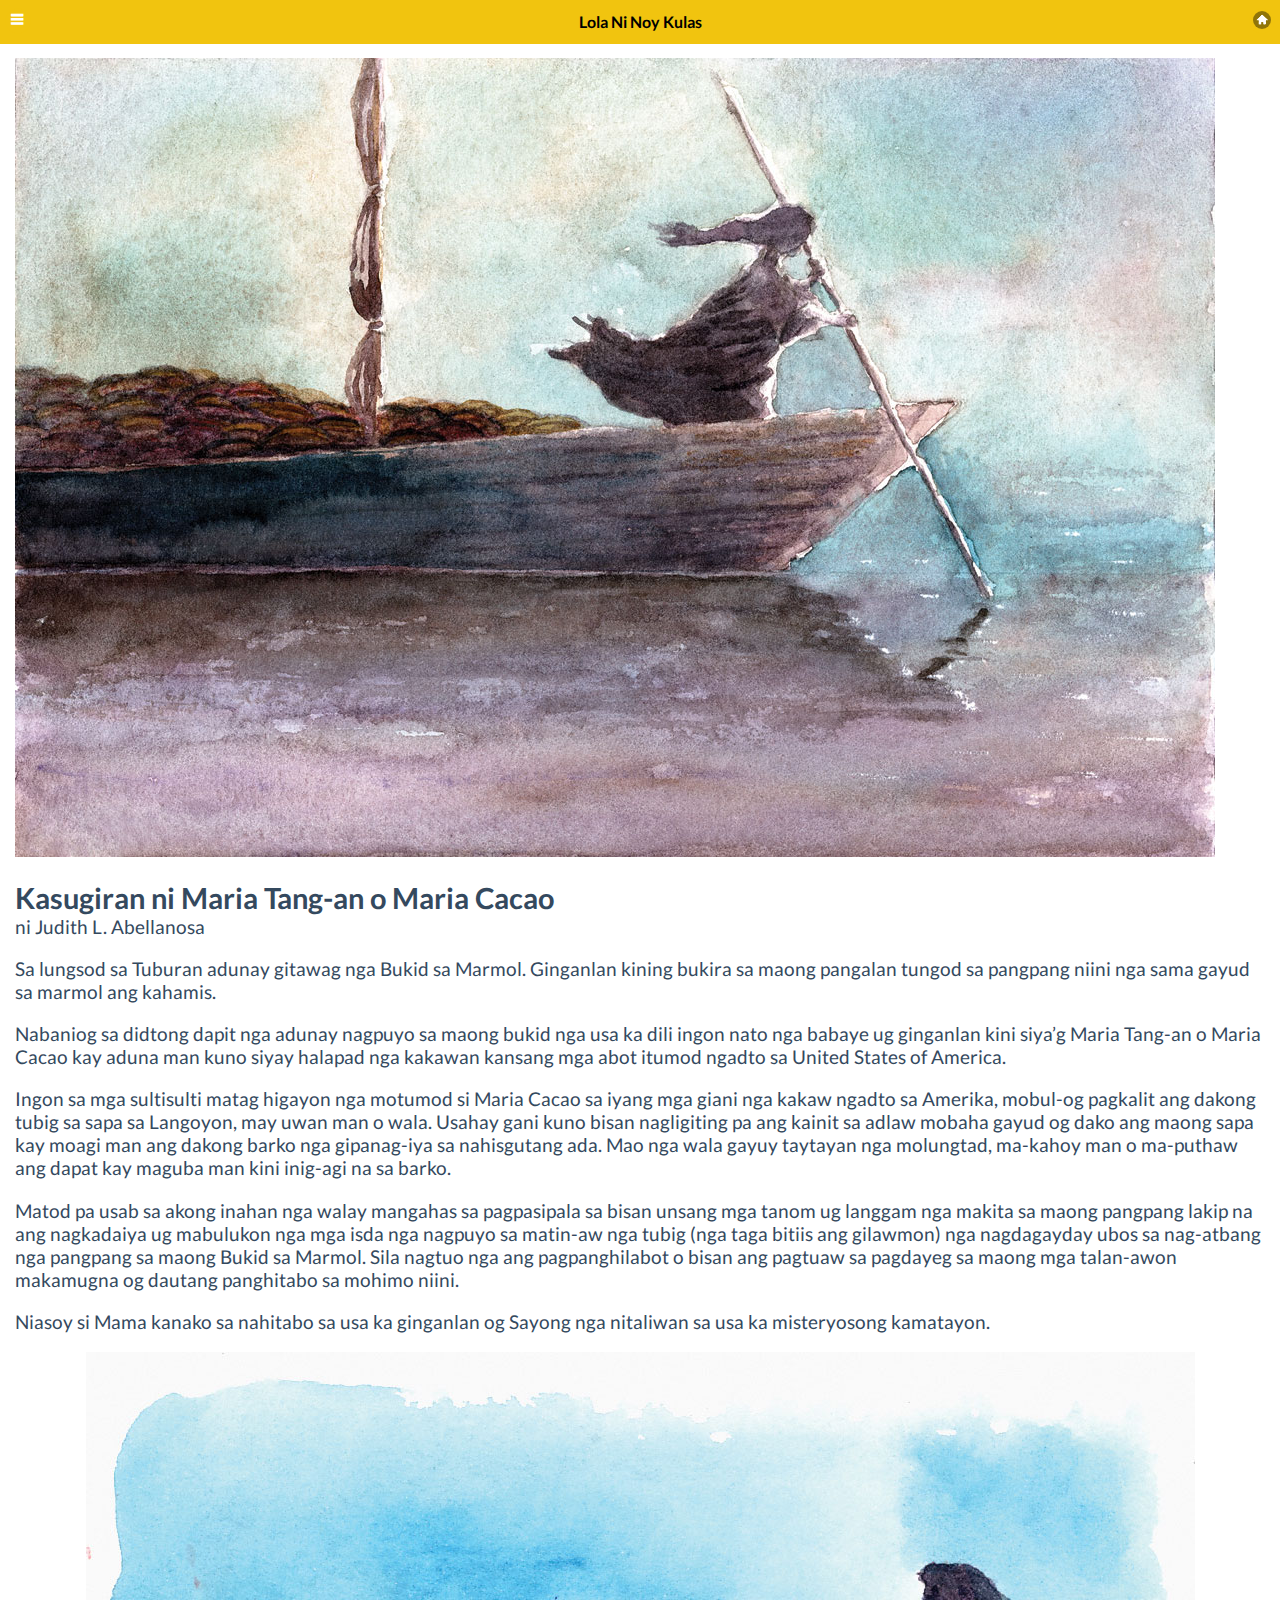
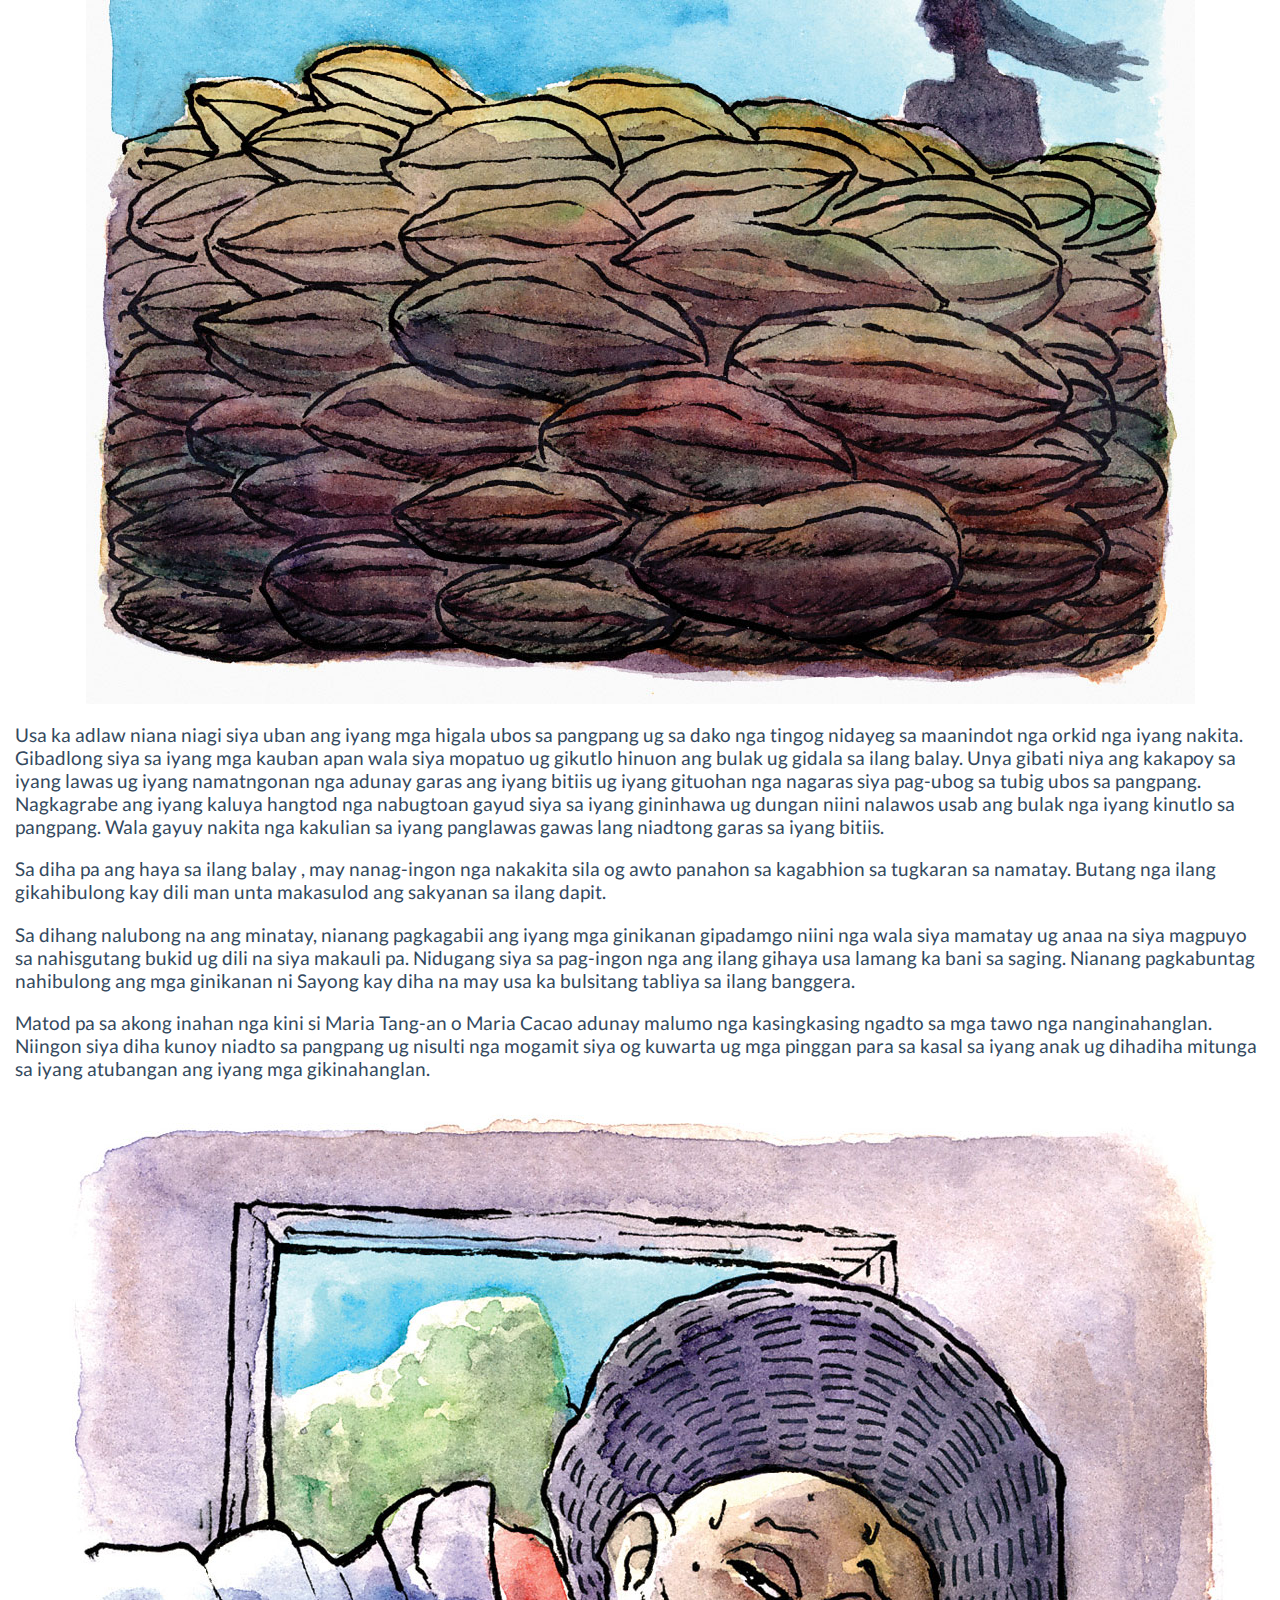
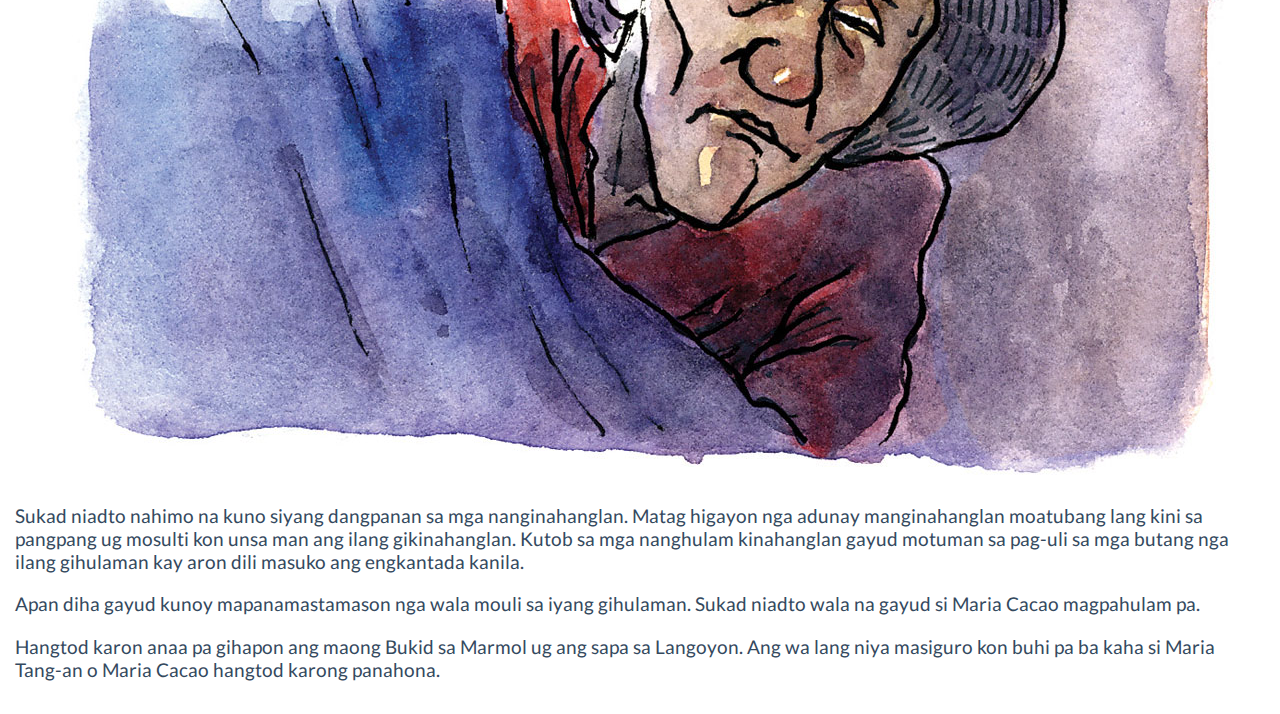
<file: www/mariacacao.html>
<!DOCTYPE html>
<!--
    Licensed to the Apache Software Foundation (ASF) under one
    or more contributor license agreements.  See the NOTICE file
    distributed with this work for additional information
    regarding copyright ownership.  The ASF licenses this file
    to you under the Apache License, Version 2.0 (the
    "License"); you may not use this file except in compliance
    with the License.  You may obtain a copy of the License at

    http://www.apache.org/licenses/LICENSE-2.0

    Unless required by applicable law or agreed to in writing,
    software distributed under the License is distributed on an
    "AS IS" BASIS, WITHOUT WARRANTIES OR CONDITIONS OF ANY
     KIND, either express or implied.  See the License for the
    specific language governing permissions and limitations
    under the License.
-->
<html>
    <head>
        <meta charset="utf-8" />
        <meta name="format-detection" content="telephone=no" />
        <meta name="viewport" content="width=device-width, user-scalable=no" />
        <link rel="stylesheet" type="text/css" href="css/index.css" />
        <link rel="stylesheet" type="text/css" href="css/jquery.mobile.flatui.css" />
        <link rel="stylesheet" type="text/css" href="css/custom.css" />
        <script type="text/javascript" src="js/index.js"></script>
        <script type="text/javascript" src="js/jquery.min.js"></script>
        <script type="text/javascript" src="js/jquery.mobile-1.3.2.min.js"></script>
        <script type="text/javascript" src="js/fastclick.js"></script>
        <script type="application/javascript">
	   window.addEventListener('load', function () {
		FastClick.attach(document.body);
	   }, false);
        </script>
        <title>Matod Pa Sa Lola Ni Noy Kulas</title>
    </head>
    <body>
        
    <div data-role="page">
    <div data-role="panel" id="panel" data-position-fixed="true" data-position="left" data-theme="f" data-display="push">
        <h2 class="panel">Menu</h2>
        <ul data-role="listview" data-theme="f">
            <li data-icon="delete"><a href="#main" data-rel="close">Close menu</a></li>
            <li><a href="isberto.html">Pagpalambo sa Sugboanong Tradisyon</a></li>
            <li><a href="so.html">Katuyoan ning Libro</a></li>
            <li><a href="bitin.html">Ang Buaya ug ang Bitin</a></li>
            <li><a href="agta.html">Si Kan, ang Agta nga Dangas og Agtang</a></li>
            <li><a href="diliingonnato.html">Gikaibgan sa Dili Ingon Nato</a></li>
            <li><a href="dakit.html">Ang Gikalisangang Dakit sa Catmondaan</a></li>
            <li><a href="linaw.html">Ang Linaw sa Naukban</a></li>
            <li><a href="leonkilat.html">Ang Kamatayon ni Leon Kilat</a></li>
            <li><a href="bolbolan.html">Ang Kahoy nga Bolbolan</a></li>
            <li><a href="pungolanan.html">Pung-olanan sa Ulo</a></li>
            <li><a href="mariacacao.html">Kasugiran ni Maria Tang-an o Maria Cacao</a></li>
            <li><a href="carmen.html">Kinsa si Carmen Rubia?</a></li>
            <li><a href="kapitan.html">Ang Kapitan ni Maria Cacao</a></li>
            <li data-icon="delete"><a href="#main" data-rel="close">Close menu</a></li>
        </ul>        
    </div>

    <div data-role="header" data-position="fixed" data-theme="e">
        <a data-iconpos="notext" href="#panel" data-role="button" data-icon="flat-menu"></a>
        <h1>Lola Ni Noy Kulas</h1>
        <a data-iconpos="notext" href="index.html" data-role="button" data-icon="home" title="Home">Home</a>
    </div>

    <div data-role="content" role="main">
        <img class="banner" src="img/9-mariacacao-a.jpg" />
      <h2 class="title" >Kasugiran ni Maria Tang-an o Maria Cacao</h2>
        <p class="author" >ni Judith L. Abellanosa</p>
        
        <p>Sa lungsod sa Tuburan adunay gitawag nga Bukid sa Marmol. Ginganlan kining bukira sa maong pangalan tungod sa pangpang niini nga sama gayud sa marmol ang kahamis.</p>
        <p>Nabaniog sa didtong dapit  nga adunay nagpuyo sa maong bukid nga usa ka dili ingon nato nga babaye ug ginganlan kini siya’g Maria Tang-an o Maria Cacao  kay aduna man kuno siyay halapad nga kakawan kansang mga abot itumod ngadto sa United States of America.</p>
        <p>Ingon sa mga sultisulti matag higayon nga motumod si Maria Cacao sa iyang mga giani nga kakaw ngadto sa Amerika, mobul-og pagkalit ang dakong tubig sa sapa sa Langoyon, may uwan man o wala. Usahay gani kuno bisan nagligiting pa ang kainit sa adlaw mobaha gayud og dako ang maong sapa kay moagi man ang dakong barko nga gipanag-iya sa nahisgutang ada. Mao nga wala gayuy taytayan nga molungtad, ma-kahoy man o ma-puthaw ang dapat kay maguba man kini inig-agi na sa barko.</p>
        <p>Matod pa usab sa akong inahan nga walay mangahas sa pagpasipala sa bisan unsang mga tanom ug langgam nga makita sa maong pangpang lakip na ang nagkadaiya ug mabulukon nga mga isda nga nagpuyo sa matin-aw nga tubig (nga taga bitiis ang gilawmon) nga nagdagayday ubos sa nag-atbang nga pangpang sa maong Bukid sa Marmol. Sila nagtuo nga ang pagpanghilabot o bisan ang pagtuaw sa pagdayeg sa maong mga talan-awon makamugna og dautang panghitabo sa mohimo niini.</p>
        <p>Niasoy si Mama kanako sa nahitabo sa usa ka ginganlan og Sayong nga nitaliwan sa usa ka misteryosong kamatayon.</p>
        <img src="img/9-mariacacao-b.jpg" />
        <p>Usa ka adlaw niana niagi siya uban ang iyang mga higala ubos sa pangpang ug sa dako nga tingog nidayeg sa maanindot nga orkid nga iyang nakita. Gibadlong siya sa iyang mga kauban apan wala siya mopatuo ug gikutlo hinuon ang bulak ug gidala sa ilang balay. Unya gibati niya ang kakapoy sa iyang lawas ug iyang namatngonan  nga adunay garas ang iyang bitiis ug iyang gituohan nga nagaras siya pag-ubog sa tubig ubos sa pangpang. Nagkagrabe ang iyang kaluya hangtod nga nabugtoan gayud siya sa iyang gininhawa ug dungan niini nalawos usab ang bulak nga iyang kinutlo sa pangpang. Wala gayuy nakita nga kakulian sa iyang panglawas gawas lang niadtong garas sa iyang bitiis.</p>
        <p>Sa diha pa ang haya sa ilang balay , may nanag-ingon nga nakakita sila og awto panahon sa kagabhion sa tugkaran sa namatay. Butang nga ilang gikahibulong kay dili man unta makasulod ang sakyanan sa ilang dapit.</p>
        <p>Sa dihang nalubong na ang minatay, nianang pagkagabii ang iyang mga ginikanan gipadamgo niini nga wala siya mamatay ug anaa na siya magpuyo sa nahisgutang bukid ug dili na siya makauli pa.  Nidugang siya sa pag-ingon nga ang ilang gihaya usa lamang ka bani sa saging. Nianang pagkabuntag nahibulong ang mga ginikanan ni Sayong kay diha na may usa ka bulsitang tabliya sa ilang banggera.</p>
        <p>Matod pa sa akong inahan nga kini si Maria Tang-an o Maria Cacao adunay malumo nga kasingkasing ngadto sa mga tawo nga nanginahanglan. Niingon siya diha kunoy niadto sa pangpang ug nisulti nga mogamit siya og kuwarta ug mga pinggan para sa kasal sa iyang anak ug dihadiha mitunga sa iyang atubangan ang iyang mga gikinahanglan.</p>
        <img src="img/9-mariacacao-c.jpg" />
        <p>Sukad niadto nahimo na kuno siyang dangpanan sa mga nanginahanglan. Matag higayon nga adunay manginahanglan moatubang lang kini sa pangpang ug mosulti kon unsa man ang ilang gikinahanglan.  Kutob sa mga nanghulam kinahanglan gayud motuman sa pag-uli sa mga butang nga ilang gihulaman kay aron dili masuko ang engkantada kanila.</p>
        <p>Apan diha gayud kunoy mapanamastamason nga wala mouli sa iyang gihulaman. Sukad niadto wala na gayud si Maria Cacao magpahulam pa.</p>
        <p>Hangtod karon anaa pa gihapon  ang maong Bukid sa Marmol ug  ang sapa sa Langoyon. Ang wa lang niya masiguro kon buhi pa ba kaha si Maria Tang-an o Maria Cacao hangtod karong panahona.</p>
        
      
    </div>
    </div>        


    </body>
</html>
</file>
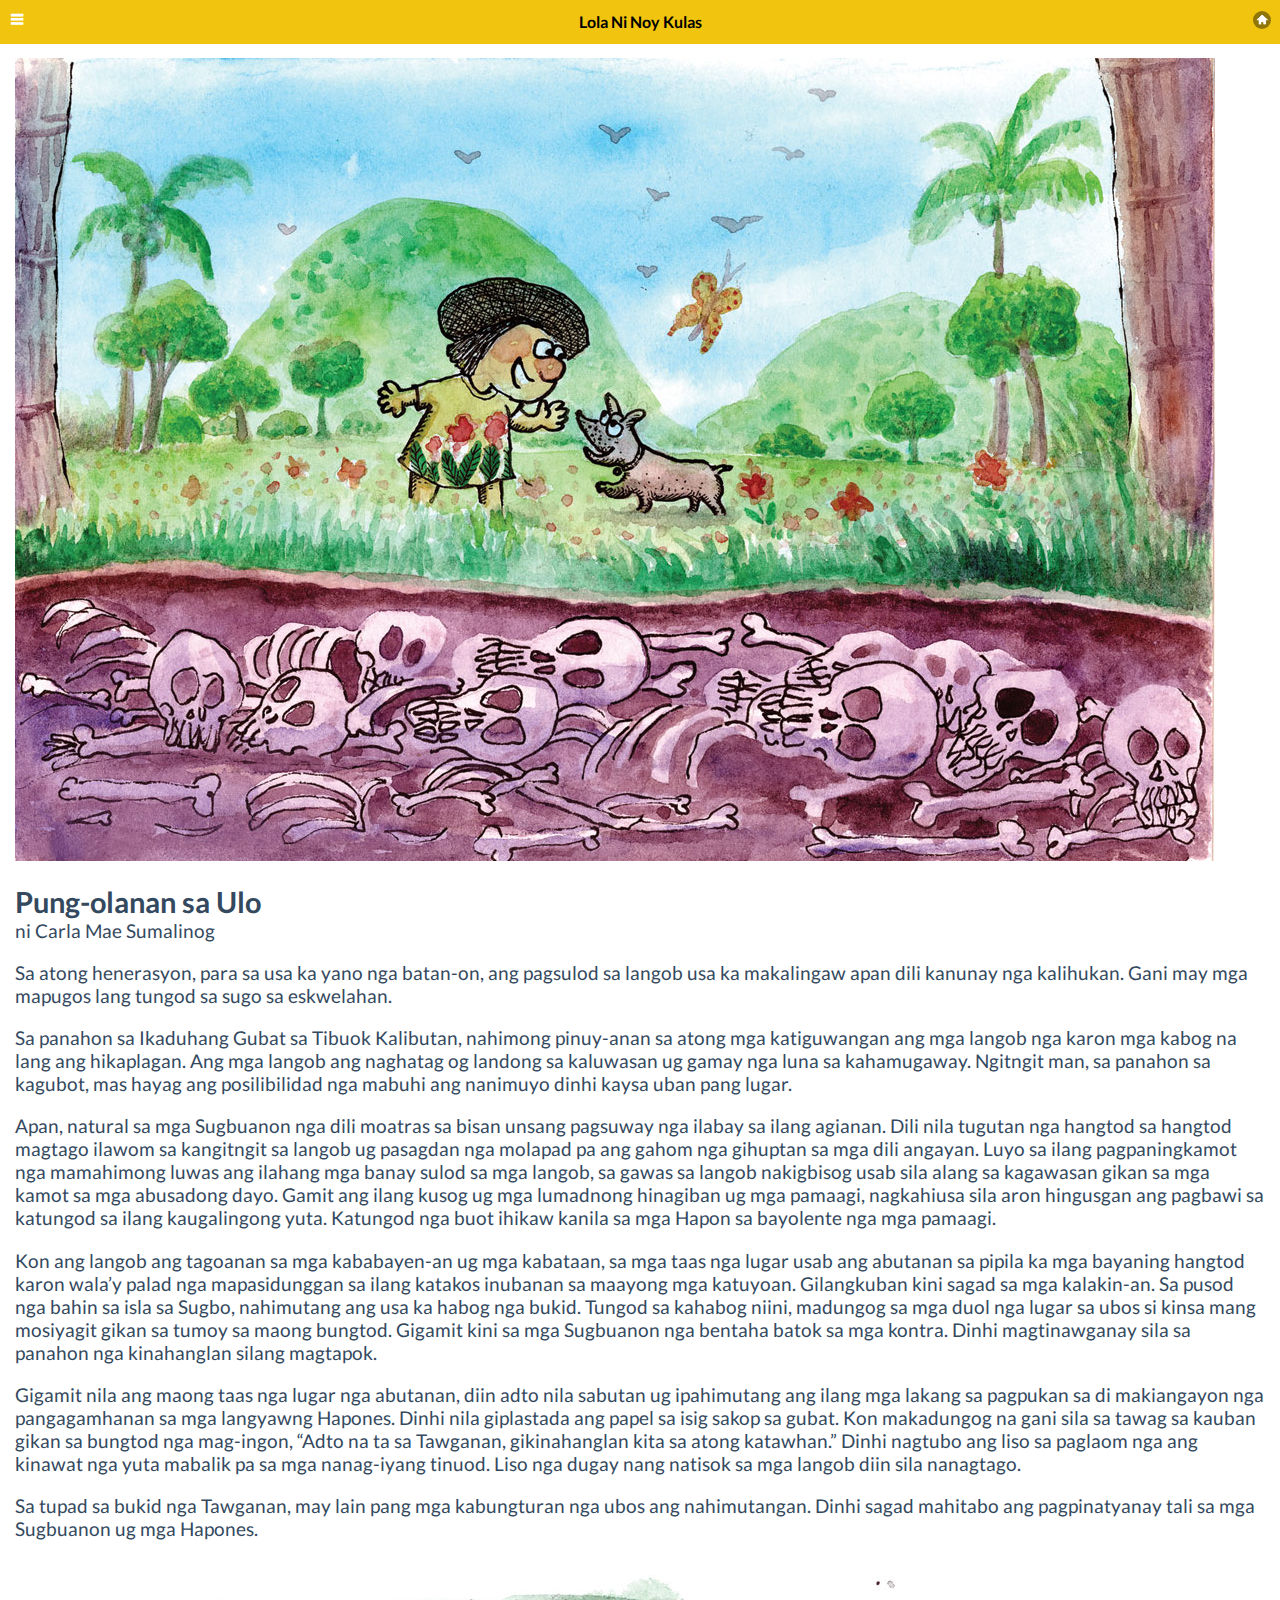
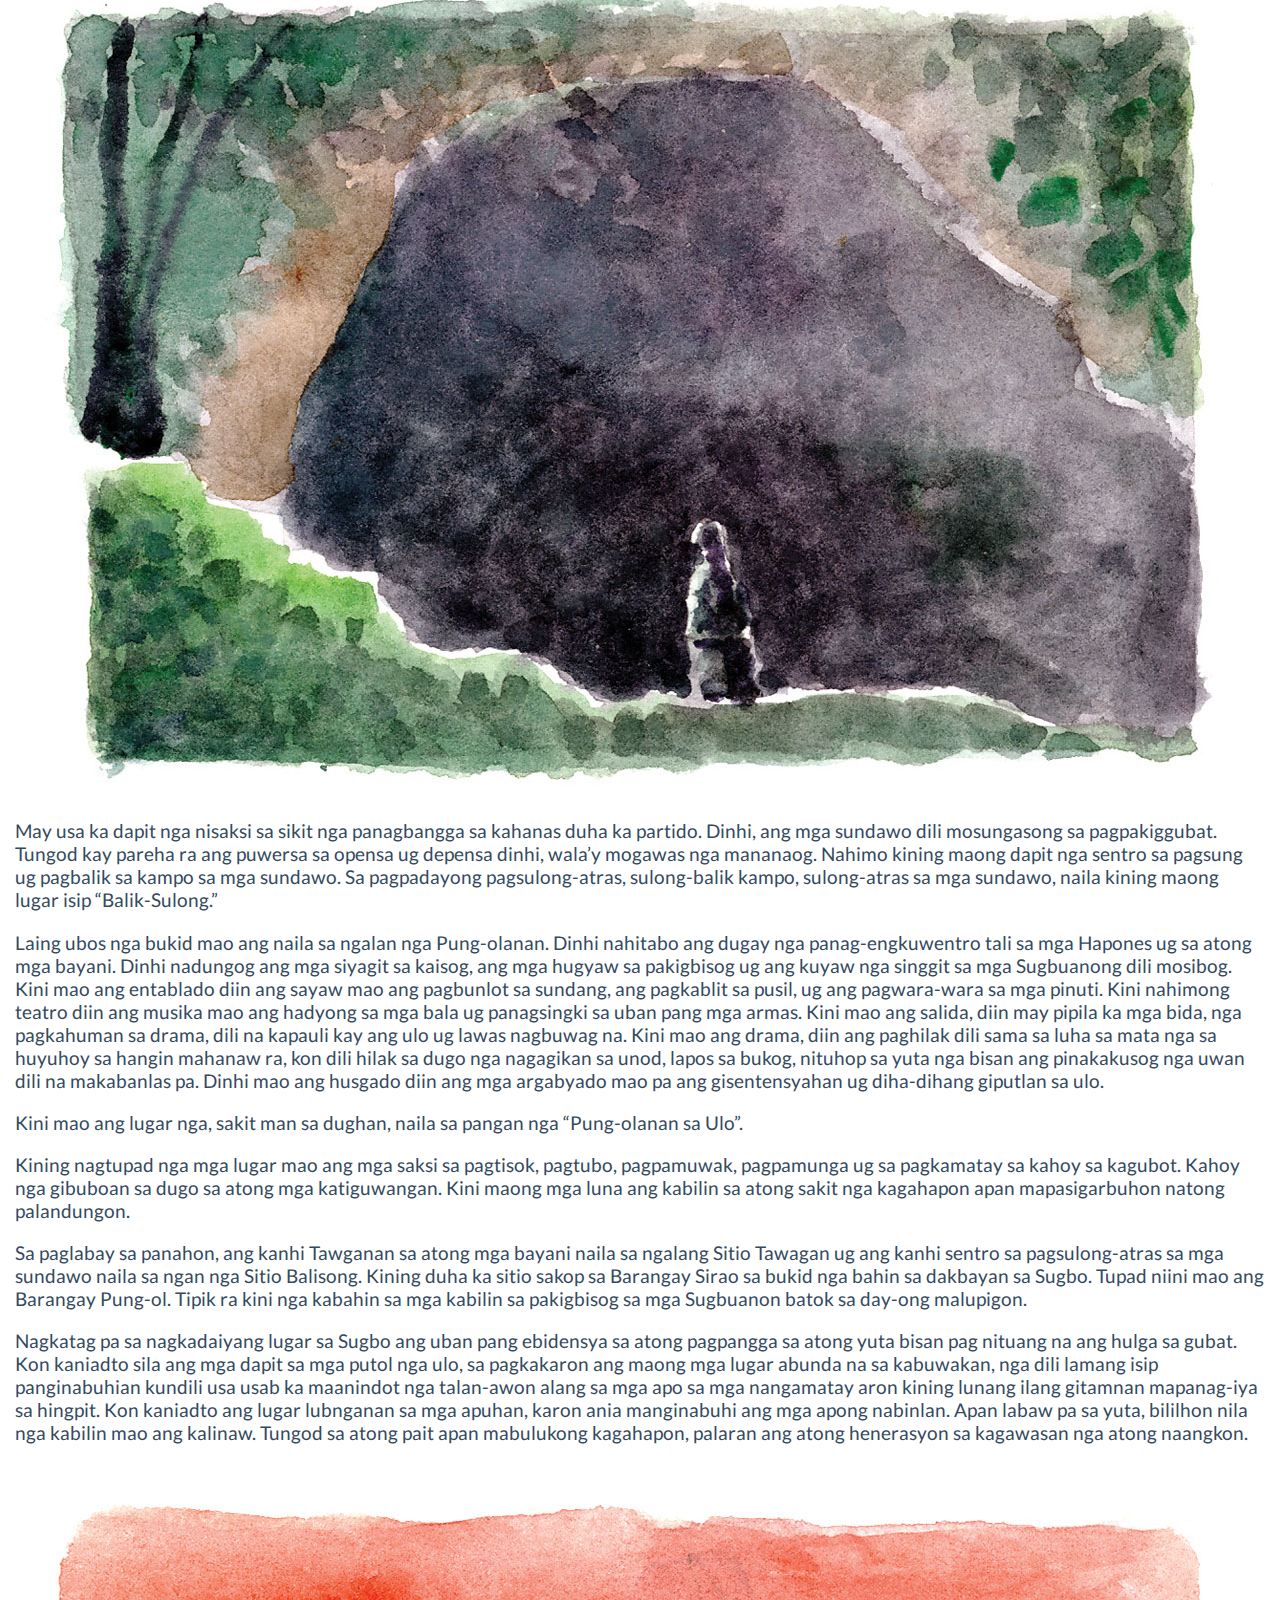
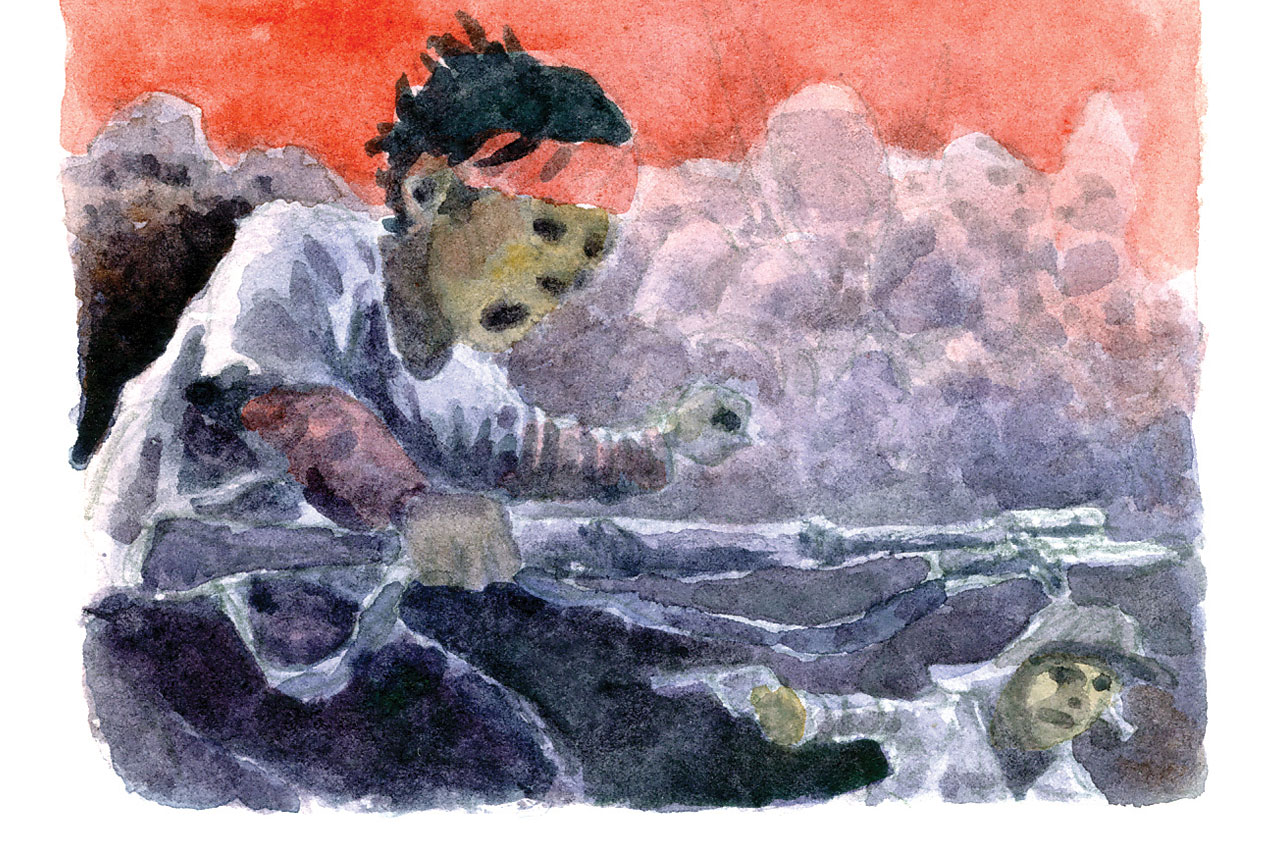
<file: www/pungolanan.html>
<!DOCTYPE html>
<!--
    Licensed to the Apache Software Foundation (ASF) under one
    or more contributor license agreements.  See the NOTICE file
    distributed with this work for additional information
    regarding copyright ownership.  The ASF licenses this file
    to you under the Apache License, Version 2.0 (the
    "License"); you may not use this file except in compliance
    with the License.  You may obtain a copy of the License at

    http://www.apache.org/licenses/LICENSE-2.0

    Unless required by applicable law or agreed to in writing,
    software distributed under the License is distributed on an
    "AS IS" BASIS, WITHOUT WARRANTIES OR CONDITIONS OF ANY
     KIND, either express or implied.  See the License for the
    specific language governing permissions and limitations
    under the License.
-->
<html>
    <head>
        <meta charset="utf-8" />
        <meta name="format-detection" content="telephone=no" />
        <meta name="viewport" content="width=device-width, user-scalable=no" />
        <link rel="stylesheet" type="text/css" href="css/index.css" />
        <link rel="stylesheet" type="text/css" href="css/jquery.mobile.flatui.css" />
        <link rel="stylesheet" type="text/css" href="css/custom.css" />
        <script type="text/javascript" src="js/index.js"></script>
        <script type="text/javascript" src="js/jquery.min.js"></script>
        <script type="text/javascript" src="js/jquery.mobile-1.3.2.min.js"></script>
        <script type="text/javascript" src="js/fastclick.js"></script>
        <script type="application/javascript">
	   window.addEventListener('load', function () {
		FastClick.attach(document.body);
	   }, false);
        </script>
        <title>Matod Pa Sa Lola Ni Noy Kulas</title>
    </head>
    <body>
        
    <div data-role="page">

    <div data-role="panel" id="panel" data-position-fixed="true" data-position="left" data-theme="f" data-display="push">
        <h2 class="panel">Menu</h2>
        <ul data-role="listview" data-theme="f">
            <li data-icon="delete"><a href="#main" data-rel="close">Close menu</a></li>
            <li><a href="isberto.html">Pagpalambo sa Sugboanong Tradisyon</a></li>
            <li><a href="so.html">Katuyoan ning Libro</a></li>
            <li><a href="bitin.html">Ang Buaya ug ang Bitin</a></li>
            <li><a href="agta.html">Si Kan, ang Agta nga Dangas og Agtang</a></li>
            <li><a href="diliingonnato.html">Gikaibgan sa Dili Ingon Nato</a></li>
            <li><a href="dakit.html">Ang Gikalisangang Dakit sa Catmondaan</a></li>
            <li><a href="linaw.html">Ang Linaw sa Naukban</a></li>
            <li><a href="leonkilat.html">Ang Kamatayon ni Leon Kilat</a></li>
            <li><a href="bolbolan.html">Ang Kahoy nga Bolbolan</a></li>
            <li><a href="pungolanan.html">Pung-olanan sa Ulo</a></li>
            <li><a href="mariacacao.html">Kasugiran ni Maria Tang-an o Maria Cacao</a></li>
            <li><a href="carmen.html">Kinsa si Carmen Rubia?</a></li>
            <li><a href="kapitan.html">Ang Kapitan ni Maria Cacao</a></li>
            <li data-icon="delete"><a href="#main" data-rel="close">Close menu</a></li>
        </ul>
    </div>

    <div data-role="header" data-position="fixed" data-theme="e">
        <a data-iconpos="notext" href="#panel" data-role="button" data-icon="flat-menu"></a>
        <h1>Lola Ni Noy Kulas</h1>
        <a data-iconpos="notext" href="index.html" data-role="button" data-icon="home" title="Home">Home</a>
    </div>

    <div data-role="content" role="main">
        <img class="banner" src="img/8-pungolanan-a.jpg" />
      <h2 class="title" >Pung-olanan sa Ulo</h2>
        <p class="author" >ni Carla Mae Sumalinog</p>
        
        <p>Sa atong henerasyon, para sa usa ka yano nga batan-on, ang pagsulod sa langob usa ka makalingaw apan dili kanunay nga kalihukan. Gani may mga mapugos lang tungod sa sugo sa eskwelahan.</p>
        <p>Sa panahon sa Ikaduhang Gubat sa Tibuok Kalibutan, nahimong pinuy-anan sa atong mga katiguwangan ang mga langob nga karon mga kabog na lang ang hikaplagan. Ang mga langob ang naghatag og landong sa kaluwasan ug gamay nga luna sa kahamugaway. Ngitngit man, sa panahon sa kagubot, mas hayag ang posilibilidad nga mabuhi  ang nanimuyo dinhi kaysa uban pang lugar.</p>
        <p>Apan, natural sa mga Sugbuanon nga dili moatras sa bisan unsang pagsuway nga ilabay sa ilang agianan. Dili  nila tugutan nga hangtod sa hangtod magtago ilawom sa kangitngit sa langob ug pasagdan nga molapad pa ang gahom nga gihuptan sa mga dili angayan. Luyo sa ilang pagpaningkamot nga mamahimong luwas ang ilahang mga banay sulod sa mga langob, sa gawas sa langob nakigbisog usab sila alang sa kagawasan gikan sa mga kamot sa mga abusadong dayo.  Gamit ang ilang kusog ug mga lumadnong hinagiban ug mga pamaagi, nagkahiusa sila aron hingusgan ang pagbawi sa katungod sa ilang kaugalingong yuta. Katungod nga buot ihikaw kanila sa mga Hapon sa bayolente nga mga pamaagi. </p>
        <p>Kon ang langob ang tagoanan sa mga kababayen-an ug mga kabataan, sa mga taas nga lugar usab ang abutanan sa pipila ka mga bayaning hangtod karon wala’y palad nga mapasidunggan sa ilang katakos inubanan sa maayong mga katuyoan. Gilangkuban kini sagad sa mga kalakin-an. 
        Sa pusod nga bahin sa isla sa Sugbo, nahimutang ang usa ka habog nga bukid. Tungod sa kahabog niini, madungog sa mga duol nga lugar sa ubos si kinsa mang mosiyagit gikan sa tumoy sa maong bungtod. Gigamit kini sa mga Sugbuanon nga bentaha batok sa mga kontra. Dinhi magtinawganay sila sa panahon nga kinahanglan silang magtapok.</p>
        <p>Gigamit nila ang maong taas nga lugar nga abutanan, diin adto nila sabutan ug ipahimutang ang ilang mga lakang sa pagpukan sa di makiangayon nga pangagamhanan sa mga langyawng Hapones. Dinhi nila giplastada ang papel sa isig sakop sa gubat. Kon makadungog na gani sila sa tawag sa kauban gikan sa bungtod nga mag-ingon, “Adto na ta sa Tawganan, gikinahanglan kita sa atong katawhan.” Dinhi nagtubo ang liso sa paglaom nga ang kinawat nga yuta mabalik pa sa mga nanag-iyang tinuod.  Liso nga dugay nang natisok sa mga langob diin sila nanagtago. </p>
        <p>Sa tupad sa bukid nga Tawganan, may lain pang mga kabungturan nga ubos ang nahimutangan. Dinhi sagad mahitabo ang pagpinatyanay tali sa mga Sugbuanon ug mga Hapones.</p>
        <img src="img/8-pungolanan-b.jpg" />
        <p>May usa ka dapit nga nisaksi sa sikit nga panagbangga sa kahanas duha ka partido. Dinhi, ang mga sundawo dili mosungasong sa pagpakiggubat. Tungod kay pareha ra ang puwersa sa opensa ug depensa dinhi, wala’y mogawas nga mananaog. Nahimo kining maong dapit nga sentro sa pagsung ug pagbalik sa kampo sa mga sundawo. Sa pagpadayong pagsulong-atras, sulong-balik kampo, sulong-atras sa mga sundawo, naila kining maong lugar isip “Balik-Sulong.”</p>
        <p>Laing ubos nga bukid mao ang naila sa ngalan nga Pung-olanan. Dinhi nahitabo ang dugay nga panag-engkuwentro tali  sa mga Hapones ug sa atong mga bayani. Dinhi nadungog ang mga siyagit sa kaisog, ang mga hugyaw sa pakigbisog ug ang kuyaw nga singgit sa mga Sugbuanong dili mosibog. Kini mao ang entablado diin ang sayaw mao ang pagbunlot sa sundang, ang pagkablit sa pusil,  ug ang pagwara-wara sa mga pinuti. Kini nahimong teatro diin ang musika mao ang hadyong sa mga bala ug panagsingki sa uban pang mga armas.  Kini mao ang salida, diin may pipila ka mga bida, nga pagkahuman sa drama, dili na kapauli kay ang ulo ug lawas nagbuwag na. Kini mao ang drama, diin ang paghilak dili sama sa luha sa mata nga sa huyuhoy sa hangin mahanaw ra, kon dili hilak sa dugo nga nagagikan sa unod, lapos sa bukog, nituhop sa yuta nga bisan ang pinakakusog nga uwan dili na makabanlas pa. Dinhi mao ang husgado diin ang mga argabyado mao pa ang gisentensyahan ug diha-dihang giputlan sa ulo.</p>
        <p>Kini mao ang lugar nga, sakit man sa dughan, naila sa pangan nga “Pung-olanan sa Ulo”. </p>
        <p>Kining nagtupad nga mga lugar mao ang mga saksi sa pagtisok, pagtubo, pagpamuwak, pagpamunga ug sa pagkamatay sa kahoy sa kagubot. Kahoy nga gibuboan sa dugo sa atong mga katiguwangan.  Kini maong mga luna ang kabilin sa atong sakit nga kagahapon apan mapasigarbuhon natong palandungon.</p>
        <p>Sa paglabay sa panahon, ang kanhi Tawganan sa atong mga bayani naila sa ngalang Sitio Tawagan ug ang kanhi sentro sa pagsulong-atras sa mga sundawo naila sa ngan nga Sitio Balisong. Kining duha ka sitio sakop sa Barangay Sirao sa bukid nga bahin sa dakbayan sa Sugbo. Tupad niini mao ang Barangay Pung-ol. Tipik ra kini nga kabahin sa mga kabilin sa pakigbisog sa mga Sugbuanon batok sa day-ong malupigon.</p>
        <p>Nagkatag pa sa nagkadaiyang lugar sa Sugbo ang uban pang ebidensya sa atong pagpangga sa atong yuta bisan pag nituang na ang hulga sa gubat. Kon kaniadto sila ang mga dapit sa mga putol nga ulo, sa pagkakaron ang maong mga lugar abunda na sa kabuwakan, nga dili lamang isip panginabuhian kundili usa usab ka maanindot nga talan-awon alang sa mga apo sa mga nangamatay aron kining lunang ilang gitamnan mapanag-iya sa hingpit. Kon kaniadto ang lugar lubnganan sa mga apuhan, karon ania manginabuhi ang mga apong nabinlan. Apan labaw pa sa yuta, bililhon nila nga kabilin mao ang kalinaw. Tungod sa atong pait apan mabulukong kagahapon, palaran ang atong henerasyon sa kagawasan nga atong naangkon. </p>
         <img src="img/8-pungolanan-c.jpg" />
        
                 
      
    </div>
    </div>        


    </body>
</html>
</file>
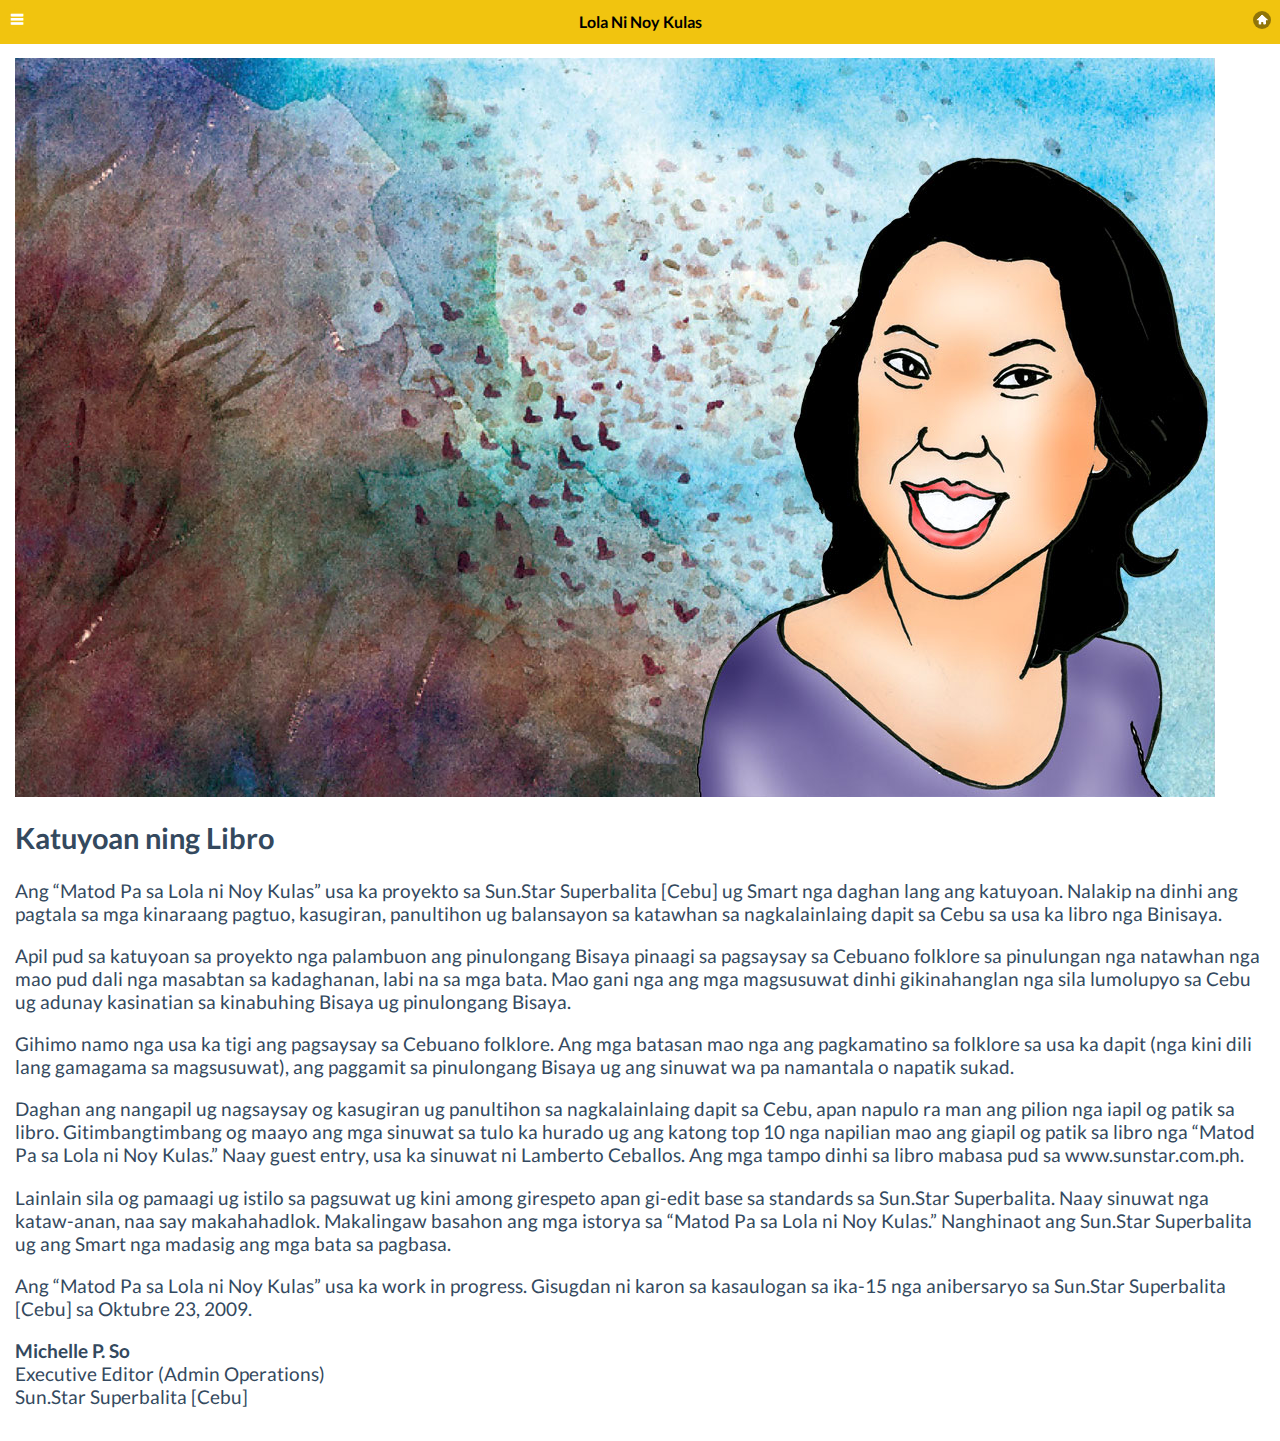
<file: www/so.html>
<!DOCTYPE html>
<!--
    Licensed to the Apache Software Foundation (ASF) under one
    or more contributor license agreements.  See the NOTICE file
    distributed with this work for additional information
    regarding copyright ownership.  The ASF licenses this file
    to you under the Apache License, Version 2.0 (the
    "License"); you may not use this file except in compliance
    with the License.  You may obtain a copy of the License at

    http://www.apache.org/licenses/LICENSE-2.0

    Unless required by applicable law or agreed to in writing,
    software distributed under the License is distributed on an
    "AS IS" BASIS, WITHOUT WARRANTIES OR CONDITIONS OF ANY
     KIND, either express or implied.  See the License for the
    specific language governing permissions and limitations
    under the License.
-->
<html>
    <head>
        <meta charset="utf-8" />
        <meta name="format-detection" content="telephone=no" />
        <meta name="viewport" content="width=device-width, user-scalable=no" />
        <link rel="stylesheet" type="text/css" href="css/index.css" />
        <link rel="stylesheet" type="text/css" href="css/jquery.mobile.flatui.css" />
        <link rel="stylesheet" type="text/css" href="css/custom.css" />
        <script type="text/javascript" src="js/index.js"></script>
        <script type="text/javascript" src="js/jquery.min.js"></script>
        <script type="text/javascript" src="js/jquery.mobile-1.3.2.min.js"></script>
        <script type="text/javascript" src="js/fastclick.js"></script>
        <script type="application/javascript">
	   window.addEventListener('load', function () {
		FastClick.attach(document.body);
	   }, false);
        </script>
        <title>Matod Pa Sa Lola Ni Noy Kulas</title>
    </head>
    <body>
        
    <div data-role="page">

    <div data-role="panel" id="panel" data-position-fixed="true" data-position="left" data-theme="f" data-display="push">
        <h2 class="panel">Menu</h2>
        <ul data-role="listview" data-theme="f">
            <li data-icon="delete"><a href="#main" data-rel="close">Close menu</a></li>
            <li><a href="isberto.html">Pagpalambo sa Sugboanong Tradisyon</a></li>
            <li><a href="so.html">Katuyoan ning Libro</a></li>
            <li><a href="bitin.html">Ang Buaya ug ang Bitin</a></li>
            <li><a href="agta.html">Si Kan, ang Agta nga Dangas og Agtang</a></li>
            <li><a href="diliingonnato.html">Gikaibgan sa Dili Ingon Nato</a></li>
            <li><a href="dakit.html">Ang Gikalisangang Dakit sa Catmondaan</a></li>
            <li><a href="linaw.html">Ang Linaw sa Naukban</a></li>
            <li><a href="leonkilat.html">Ang Kamatayon ni Leon Kilat</a></li>
            <li><a href="bolbolan.html">Ang Kahoy nga Bolbolan</a></li>
            <li><a href="pungolanan.html">Pung-olanan sa Ulo</a></li>
            <li><a href="mariacacao.html">Kasugiran ni Maria Tang-an o Maria Cacao</a></li>
            <li><a href="carmen.html">Kinsa si Carmen Rubia?</a></li>
            <li><a href="kapitan.html">Ang Kapitan ni Maria Cacao</a></li>
            <li data-icon="delete"><a href="#main" data-rel="close">Close menu</a></li>
        </ul>
    </div>

    <div data-role="header" data-position="fixed" data-theme="e">
        <a data-iconpos="notext" href="#panel" data-role="button" data-icon="flat-menu"></a>
        <h1>Lola Ni Noy Kulas</h1>
        <a data-iconpos="notext" href="index.html" data-role="button" data-icon="home" title="Home">Home</a>
    </div>

    <div data-role="content" role="main">
        <img class="banner" src="img/so.jpg" />
        <h2>Katuyoan ning Libro</h2>
        <p>Ang “Matod Pa sa Lola ni Noy Kulas” usa ka proyekto sa Sun.Star Superbalita [Cebu] ug Smart nga daghan lang ang katuyoan. Nalakip na dinhi ang pagtala sa mga kinaraang pagtuo, kasugiran, panultihon ug balansayon sa katawhan sa nagkalainlaing dapit sa Cebu sa usa ka libro nga Binisaya.</p>
        <p>Apil pud sa katuyoan sa proyekto nga palambuon ang pinulongang Bisaya pinaagi sa pagsaysay sa Cebuano folklore sa pinulungan nga natawhan nga mao pud dali nga masabtan sa kadaghanan, labi na sa mga bata. Mao gani nga ang mga magsusuwat dinhi gikinahanglan nga sila lumolupyo sa Cebu ug adunay kasinatian sa kinabuhing Bisaya ug pinulongang Bisaya.</p>
        <p>Gihimo namo nga usa ka tigi ang pagsaysay sa Cebuano folklore. Ang mga batasan mao nga ang pagkamatino sa folklore sa usa ka dapit (nga kini dili lang gamagama sa magsusuwat), ang paggamit sa pinulongang Bisaya ug ang sinuwat wa pa namantala o napatik sukad. </p>
        <p>Daghan ang nangapil ug nagsaysay og kasugiran ug panultihon sa nagkalainlaing dapit sa Cebu, apan napulo ra man ang pilion nga iapil og patik sa libro. Gitimbangtimbang og maayo ang mga sinuwat sa tulo ka hurado ug ang katong top 10 nga napilian mao ang giapil og patik sa libro nga “Matod Pa sa Lola ni Noy Kulas.” Naay guest entry, usa ka sinuwat ni Lamberto Ceballos. Ang mga tampo dinhi sa libro mabasa pud sa www.sunstar.com.ph.</p>
        <p>Lainlain sila og pamaagi ug istilo sa pagsuwat ug kini among girespeto apan gi-edit base sa standards sa Sun.Star Superbalita. Naay sinuwat nga kataw-anan, naa say makahahadlok. Makalingaw basahon ang mga istorya sa “Matod Pa sa Lola ni 
        Noy Kulas.” Nanghinaot ang Sun.Star Superbalita ug ang Smart nga madasig ang mga bata sa pagbasa.</p>
        <p>Ang “Matod Pa sa Lola ni Noy Kulas” usa ka work in progress. Gisugdan ni karon sa kasaulogan sa ika-15 nga anibersaryo sa Sun.Star Superbalita [Cebu] sa Oktubre 23, 2009.</p>
        <p><strong>Michelle P. So</strong><br />
        Executive Editor (Admin Operations)<br />
        Sun.Star Superbalita [Cebu]</p>        
              
    </div>
    </div>    


    </body>
</html>
</file>
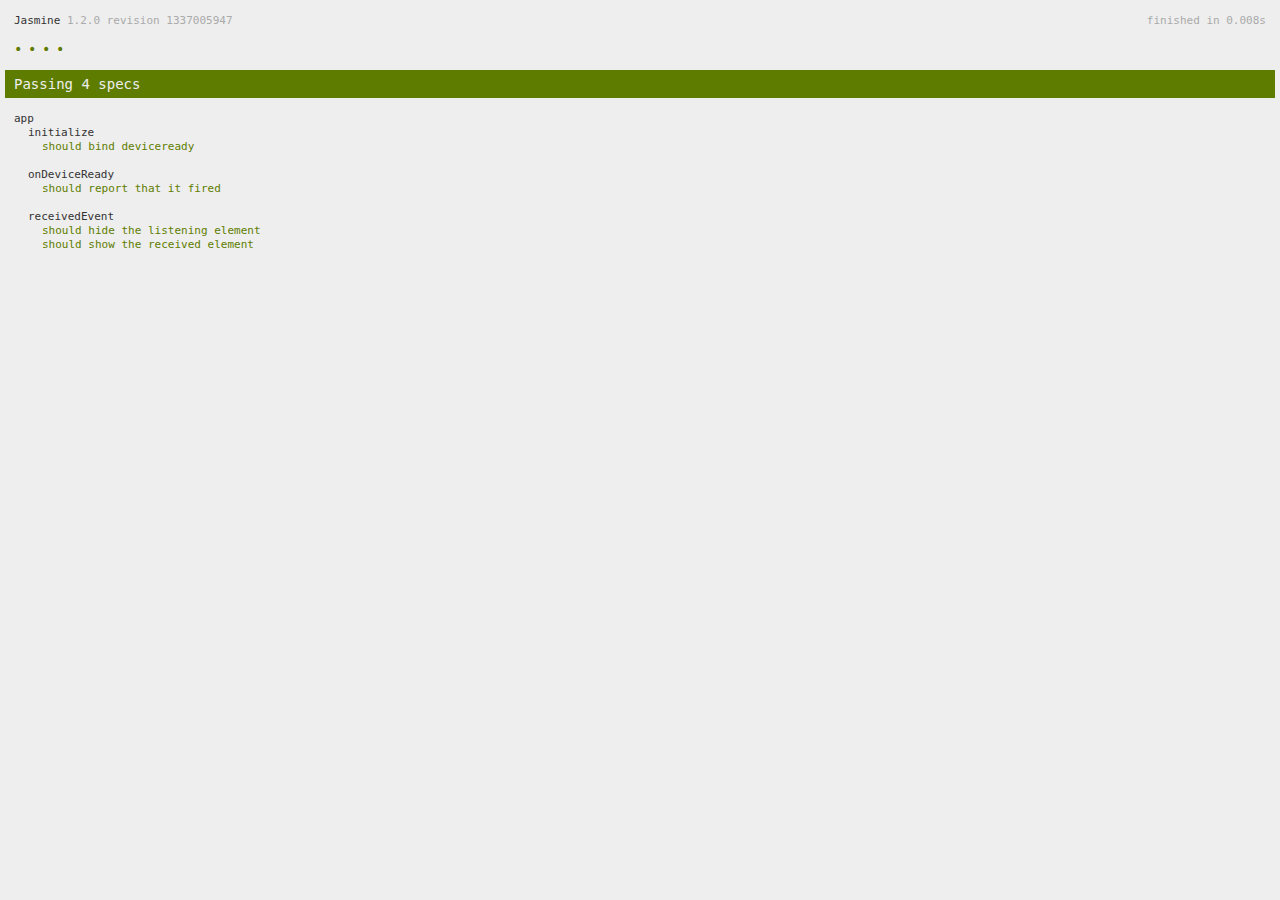
<file: www/spec.html>
<!DOCTYPE html>
<!--
    Licensed to the Apache Software Foundation (ASF) under one
    or more contributor license agreements.  See the NOTICE file
    distributed with this work for additional information
    regarding copyright ownership.  The ASF licenses this file
    to you under the Apache License, Version 2.0 (the
    "License"); you may not use this file except in compliance
    with the License.  You may obtain a copy of the License at

    http://www.apache.org/licenses/LICENSE-2.0

    Unless required by applicable law or agreed to in writing,
    software distributed under the License is distributed on an
    "AS IS" BASIS, WITHOUT WARRANTIES OR CONDITIONS OF ANY
     KIND, either express or implied.  See the License for the
    specific language governing permissions and limitations
    under the License.
-->
<html>
    <head>
        <title>Jasmine Spec Runner</title>

        <!-- jasmine source -->
        <link rel="shortcut icon" type="image/png" href="spec/lib/jasmine-1.2.0/jasmine_favicon.png">
        <link rel="stylesheet" type="text/css" href="spec/lib/jasmine-1.2.0/jasmine.css">
        <script type="text/javascript" src="spec/lib/jasmine-1.2.0/jasmine.js"></script>
        <script type="text/javascript" src="spec/lib/jasmine-1.2.0/jasmine-html.js"></script>

        <!-- include source files here... -->
        <script type="text/javascript" src="js/index.js"></script>

        <!-- include spec files here... -->
        <script type="text/javascript" src="spec/helper.js"></script>
        <script type="text/javascript" src="spec/index.js"></script>

        <script type="text/javascript">
            (function() {
                var jasmineEnv = jasmine.getEnv();
                jasmineEnv.updateInterval = 1000;

                var htmlReporter = new jasmine.HtmlReporter();

                jasmineEnv.addReporter(htmlReporter);

                jasmineEnv.specFilter = function(spec) {
                    return htmlReporter.specFilter(spec);
                };

                var currentWindowOnload = window.onload;

                window.onload = function() {
                    if (currentWindowOnload) {
                        currentWindowOnload();
                    }
                    execJasmine();
                };

                function execJasmine() {
                    jasmineEnv.execute();
                }
            })();
        </script>
    </head>
    <body>
        <div id="stage" style="display:none;"></div>
    </body>
</html>
</file>
<file: www/css/custom.css>
body {font-size:1.2em; text-transform:none}
iframe, object, embed{max-width: 100%;}
img { max-width: 100%; height: auto; display: block; margin-left: auto; margin-right: auto}
img.banner { display:block; margin:0px; padding:0px;}
h2.title {margin-bottom:0px; padding-bottom:0px;}
p.author {margin-top:0px; padding-top:0px;}
h2.panel {margin-top:0px; padding-top:0px;}
</file>
<file: www/spec/lib/jasmine-1.2.0/jasmine.css>
body { background-color: #eeeeee; padding: 0; margin: 5px; overflow-y: scroll; }

#HTMLReporter { font-size: 11px; font-family: Monaco, "Lucida Console", monospace; line-height: 14px; color: #333333; }
#HTMLReporter a { text-decoration: none; }
#HTMLReporter a:hover { text-decoration: underline; }
#HTMLReporter p, #HTMLReporter h1, #HTMLReporter h2, #HTMLReporter h3, #HTMLReporter h4, #HTMLReporter h5, #HTMLReporter h6 { margin: 0; line-height: 14px; }
#HTMLReporter .banner, #HTMLReporter .symbolSummary, #HTMLReporter .summary, #HTMLReporter .resultMessage, #HTMLReporter .specDetail .description, #HTMLReporter .alert .bar, #HTMLReporter .stackTrace { padding-left: 9px; padding-right: 9px; }
#HTMLReporter #jasmine_content { position: fixed; right: 100%; }
#HTMLReporter .version { color: #aaaaaa; }
#HTMLReporter .banner { margin-top: 14px; }
#HTMLReporter .duration { color: #aaaaaa; float: right; }
#HTMLReporter .symbolSummary { overflow: hidden; *zoom: 1; margin: 14px 0; }
#HTMLReporter .symbolSummary li { display: block; float: left; height: 7px; width: 14px; margin-bottom: 7px; font-size: 16px; }
#HTMLReporter .symbolSummary li.passed { font-size: 14px; }
#HTMLReporter .symbolSummary li.passed:before { color: #5e7d00; content: "\02022"; }
#HTMLReporter .symbolSummary li.failed { line-height: 9px; }
#HTMLReporter .symbolSummary li.failed:before { color: #b03911; content: "x"; font-weight: bold; margin-left: -1px; }
#HTMLReporter .symbolSummary li.skipped { font-size: 14px; }
#HTMLReporter .symbolSummary li.skipped:before { color: #bababa; content: "\02022"; }
#HTMLReporter .symbolSummary li.pending { line-height: 11px; }
#HTMLReporter .symbolSummary li.pending:before { color: #aaaaaa; content: "-"; }
#HTMLReporter .bar { line-height: 28px; font-size: 14px; display: block; color: #eee; }
#HTMLReporter .runningAlert { background-color: #666666; }
#HTMLReporter .skippedAlert { background-color: #aaaaaa; }
#HTMLReporter .skippedAlert:first-child { background-color: #333333; }
#HTMLReporter .skippedAlert:hover { text-decoration: none; color: white; text-decoration: underline; }
#HTMLReporter .passingAlert { background-color: #a6b779; }
#HTMLReporter .passingAlert:first-child { background-color: #5e7d00; }
#HTMLReporter .failingAlert { background-color: #cf867e; }
#HTMLReporter .failingAlert:first-child { background-color: #b03911; }
#HTMLReporter .results { margin-top: 14px; }
#HTMLReporter #details { display: none; }
#HTMLReporter .resultsMenu, #HTMLReporter .resultsMenu a { background-color: #fff; color: #333333; }
#HTMLReporter.showDetails .summaryMenuItem { font-weight: normal; text-decoration: inherit; }
#HTMLReporter.showDetails .summaryMenuItem:hover { text-decoration: underline; }
#HTMLReporter.showDetails .detailsMenuItem { font-weight: bold; text-decoration: underline; }
#HTMLReporter.showDetails .summary { display: none; }
#HTMLReporter.showDetails #details { display: block; }
#HTMLReporter .summaryMenuItem { font-weight: bold; text-decoration: underline; }
#HTMLReporter .summary { margin-top: 14px; }
#HTMLReporter .summary .suite .suite, #HTMLReporter .summary .specSummary { margin-left: 14px; }
#HTMLReporter .summary .specSummary.passed a { color: #5e7d00; }
#HTMLReporter .summary .specSummary.failed a { color: #b03911; }
#HTMLReporter .description + .suite { margin-top: 0; }
#HTMLReporter .suite { margin-top: 14px; }
#HTMLReporter .suite a { color: #333333; }
#HTMLReporter #details .specDetail { margin-bottom: 28px; }
#HTMLReporter #details .specDetail .description { display: block; color: white; background-color: #b03911; }
#HTMLReporter .resultMessage { padding-top: 14px; color: #333333; }
#HTMLReporter .resultMessage span.result { display: block; }
#HTMLReporter .stackTrace { margin: 5px 0 0 0; max-height: 224px; overflow: auto; line-height: 18px; color: #666666; border: 1px solid #ddd; background: white; white-space: pre; }

#TrivialReporter { padding: 8px 13px; position: absolute; top: 0; bottom: 0; left: 0; right: 0; overflow-y: scroll; background-color: white; font-family: "Helvetica Neue Light", "Lucida Grande", "Calibri", "Arial", sans-serif; /*.resultMessage {*/ /*white-space: pre;*/ /*}*/ }
#TrivialReporter a:visited, #TrivialReporter a { color: #303; }
#TrivialReporter a:hover, #TrivialReporter a:active { color: blue; }
#TrivialReporter .run_spec { float: right; padding-right: 5px; font-size: .8em; text-decoration: none; }
#TrivialReporter .banner { color: #303; background-color: #fef; padding: 5px; }
#TrivialReporter .logo { float: left; font-size: 1.1em; padding-left: 5px; }
#TrivialReporter .logo .version { font-size: .6em; padding-left: 1em; }
#TrivialReporter .runner.running { background-color: yellow; }
#TrivialReporter .options { text-align: right; font-size: .8em; }
#TrivialReporter .suite { border: 1px outset gray; margin: 5px 0; padding-left: 1em; }
#TrivialReporter .suite .suite { margin: 5px; }
#TrivialReporter .suite.passed { background-color: #dfd; }
#TrivialReporter .suite.failed { background-color: #fdd; }
#TrivialReporter .spec { margin: 5px; padding-left: 1em; clear: both; }
#TrivialReporter .spec.failed, #TrivialReporter .spec.passed, #TrivialReporter .spec.skipped { padding-bottom: 5px; border: 1px solid gray; }
#TrivialReporter .spec.failed { background-color: #fbb; border-color: red; }
#TrivialReporter .spec.passed { background-color: #bfb; border-color: green; }
#TrivialReporter .spec.skipped { background-color: #bbb; }
#TrivialReporter .messages { border-left: 1px dashed gray; padding-left: 1em; padding-right: 1em; }
#TrivialReporter .passed { background-color: #cfc; display: none; }
#TrivialReporter .failed { background-color: #fbb; }
#TrivialReporter .skipped { color: #777; background-color: #eee; display: none; }
#TrivialReporter .resultMessage span.result { display: block; line-height: 2em; color: black; }
#TrivialReporter .resultMessage .mismatch { color: black; }
#TrivialReporter .stackTrace { white-space: pre; font-size: .8em; margin-left: 10px; max-height: 5em; overflow: auto; border: 1px inset red; padding: 1em; background: #eef; }
#TrivialReporter .finished-at { padding-left: 1em; font-size: .6em; }
#TrivialReporter.show-passed .passed, #TrivialReporter.show-skipped .skipped { display: block; }
#TrivialReporter #jasmine_content { position: fixed; right: 100%; }
#TrivialReporter .runner { border: 1px solid gray; display: block; margin: 5px 0; padding: 2px 0 2px 10px; }
</file>
<file: www/css/index.css>
/*
 * Licensed to the Apache Software Foundation (ASF) under one
 * or more contributor license agreements.  See the NOTICE file
 * distributed with this work for additional information
 * regarding copyright ownership.  The ASF licenses this file
 * to you under the Apache License, Version 2.0 (the
 * "License"); you may not use this file except in compliance
 * with the License.  You may obtain a copy of the License at
 *
 * http://www.apache.org/licenses/LICENSE-2.0
 *
 * Unless required by applicable law or agreed to in writing,
 * software distributed under the License is distributed on an
 * "AS IS" BASIS, WITHOUT WARRANTIES OR CONDITIONS OF ANY
 * KIND, either express or implied.  See the License for the
 * specific language governing permissions and limitations
 * under the License.
 */
* {
    -webkit-tap-highlight-color: rgba(0,0,0,0); /* make transparent link selection, adjust last value opacity 0 to 1.0 */
}

body {
    -webkit-touch-callout: none;                /* prevent callout to copy image, etc when tap to hold */
    -webkit-text-size-adjust: none;             /* prevent webkit from resizing text to fit */
    -webkit-user-select: none;                  /* prevent copy paste, to allow, change 'none' to 'text' */
    background-color:#E4E4E4;
    background-image:linear-gradient(top, #A7A7A7 0%, #E4E4E4 51%);
    background-image:-webkit-linear-gradient(top, #A7A7A7 0%, #E4E4E4 51%);
    background-image:-ms-linear-gradient(top, #A7A7A7 0%, #E4E4E4 51%);
    background-image:-webkit-gradient(
        linear,
        left top,
        left bottom,
        color-stop(0, #A7A7A7),
        color-stop(0.51, #E4E4E4)
    );
    background-attachment:fixed;
    font-family:'HelveticaNeue-Light', 'HelveticaNeue', Helvetica, Arial, sans-serif;
    font-size:12px;
    height:100%;
    margin:0px;
    padding:0px;
    text-transform:uppercase;
    width:100%;
}

/* Portrait layout (default) */
.app {
    background:url(../img/logo.png) no-repeat center top; /* 170px x 200px */
    position:absolute;             /* position in the center of the screen */
    left:50%;
    top:50%;
    height:50px;                   /* text area height */
    width:225px;                   /* text area width */
    text-align:center;
    padding:180px 0px 0px 0px;     /* image height is 200px (bottom 20px are overlapped with text) */
    margin:-115px 0px 0px -112px;  /* offset vertical: half of image height and text area height */
                                   /* offset horizontal: half of text area width */
}

/* Landscape layout (with min-width) */
@media screen and (min-aspect-ratio: 1/1) and (min-width:400px) {
    .app {
        background-position:left center;
        padding:75px 0px 75px 170px;  /* padding-top + padding-bottom + text area = image height */
        margin:-90px 0px 0px -198px;  /* offset vertical: half of image height */
                                      /* offset horizontal: half of image width and text area width */
    }
}

.event {
    border-radius:4px;
    -webkit-border-radius:4px;
    color:#FFFFFF;
    font-size:12px;
    margin:0px 30px;
    padding:2px 0px;
}

.event.listening {
    background-color:#333333;
    display:block;
}

.event.received {
    background-color:#4B946A;
    display:none;
}

@keyframes fade {
    from { opacity: 1.0; }
    50% { opacity: 0.4; }
    to { opacity: 1.0; }
}
 
@-webkit-keyframes fade {
    from { opacity: 1.0; }
    50% { opacity: 0.4; }
    to { opacity: 1.0; }
}
 
.blink {
    animation:fade 3000ms infinite;
    -webkit-animation:fade 3000ms infinite;
}
</file>
